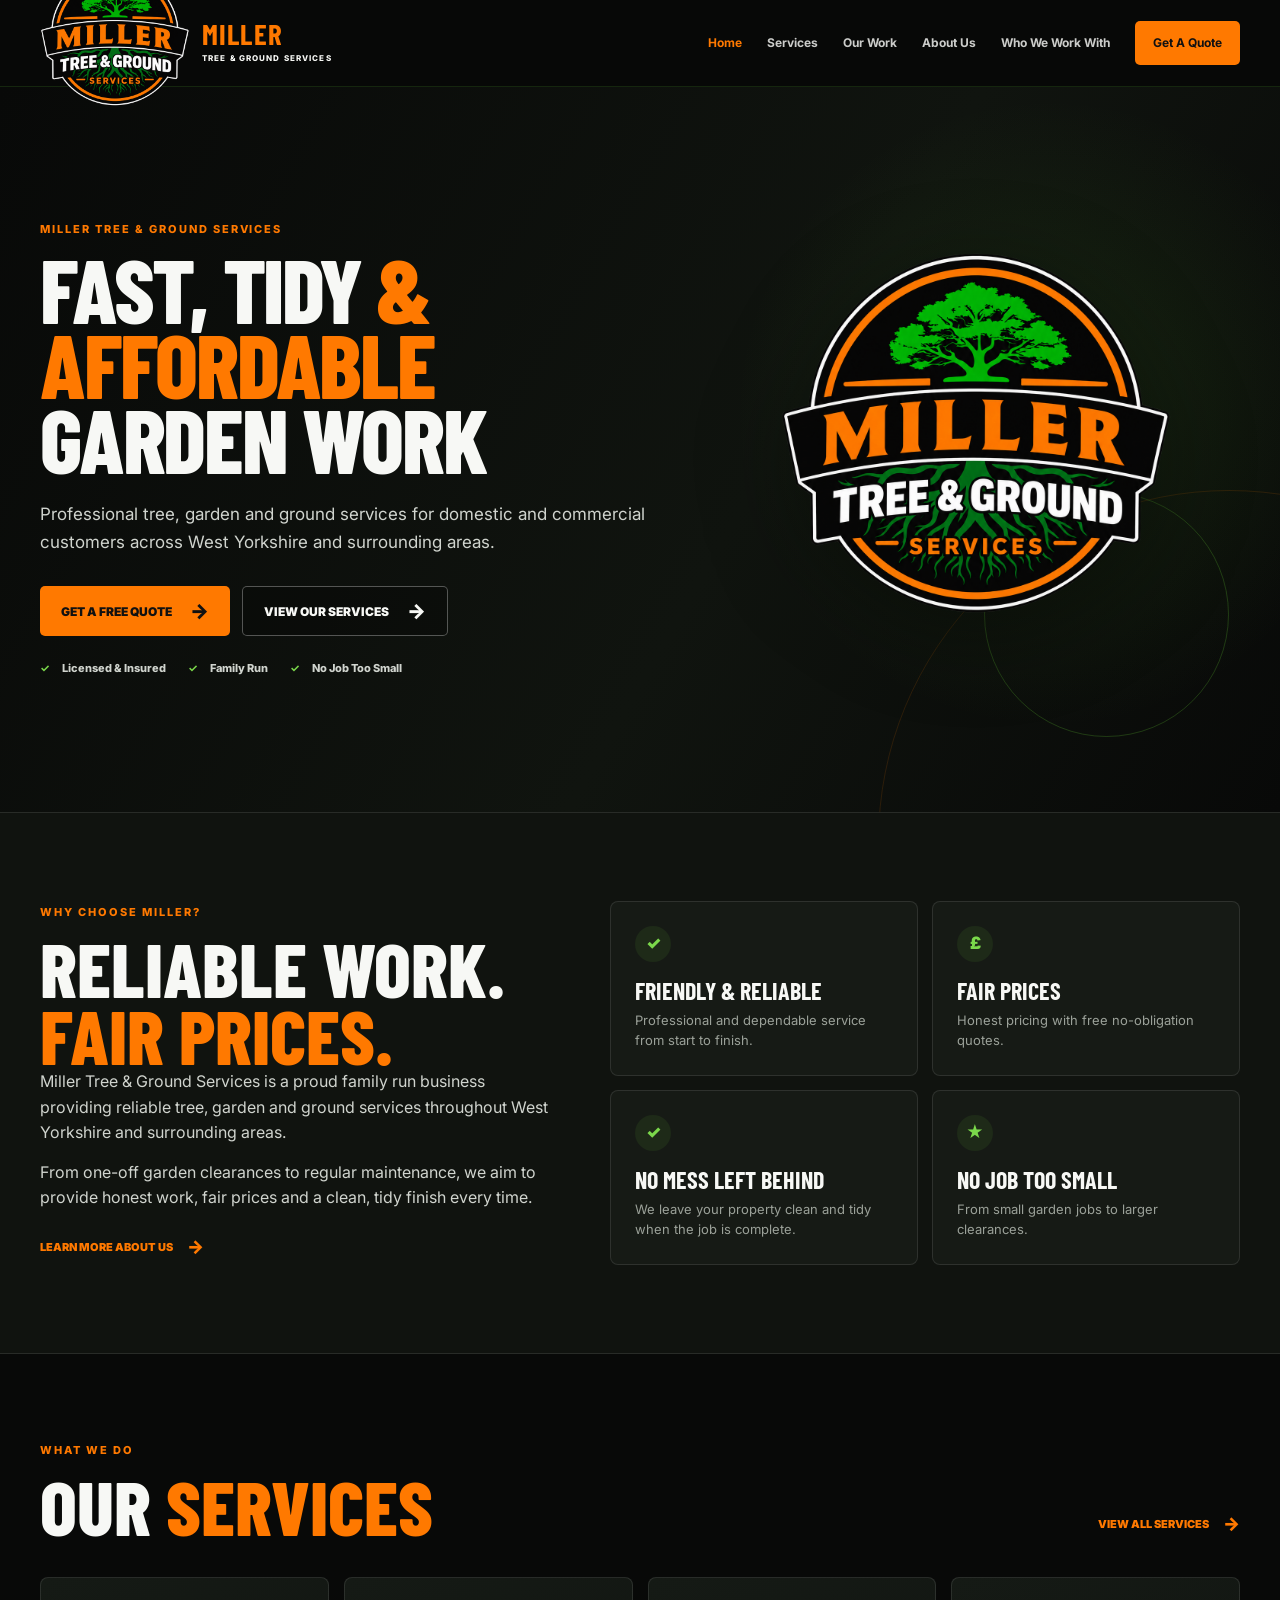
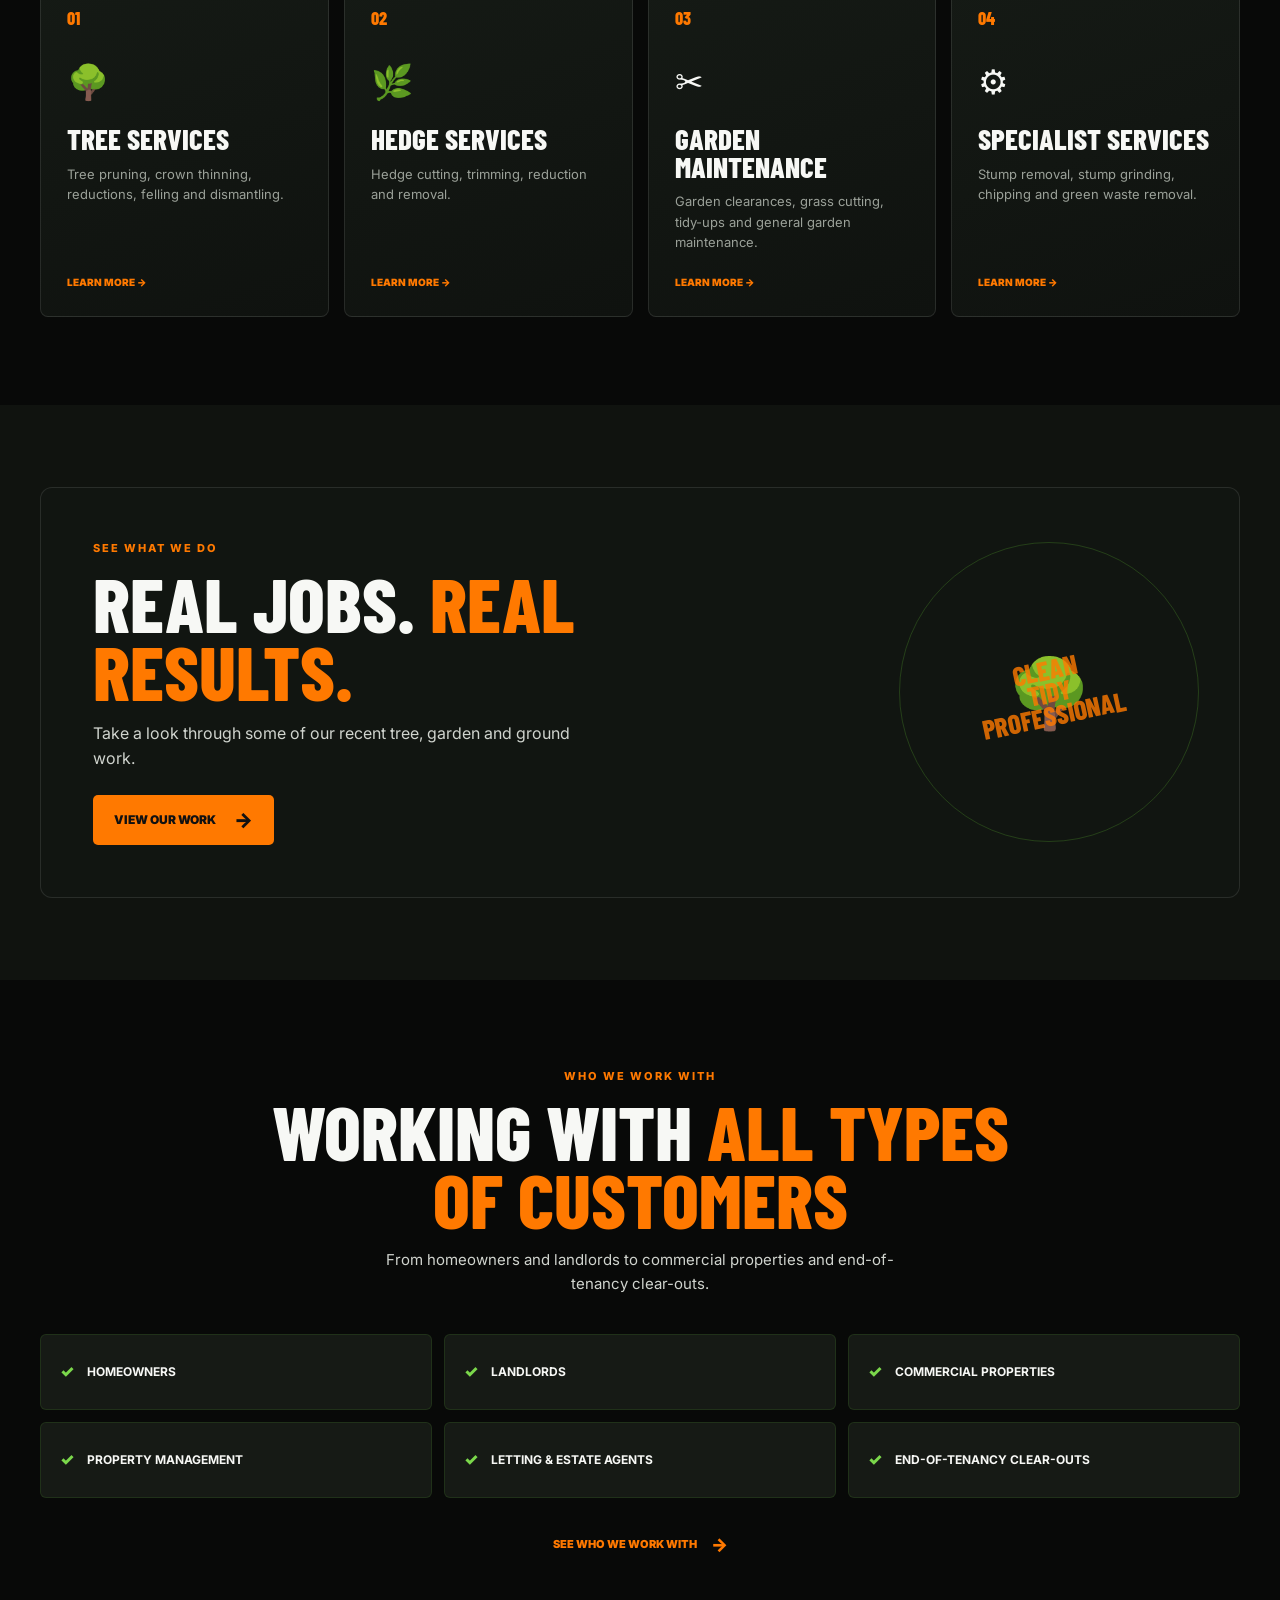
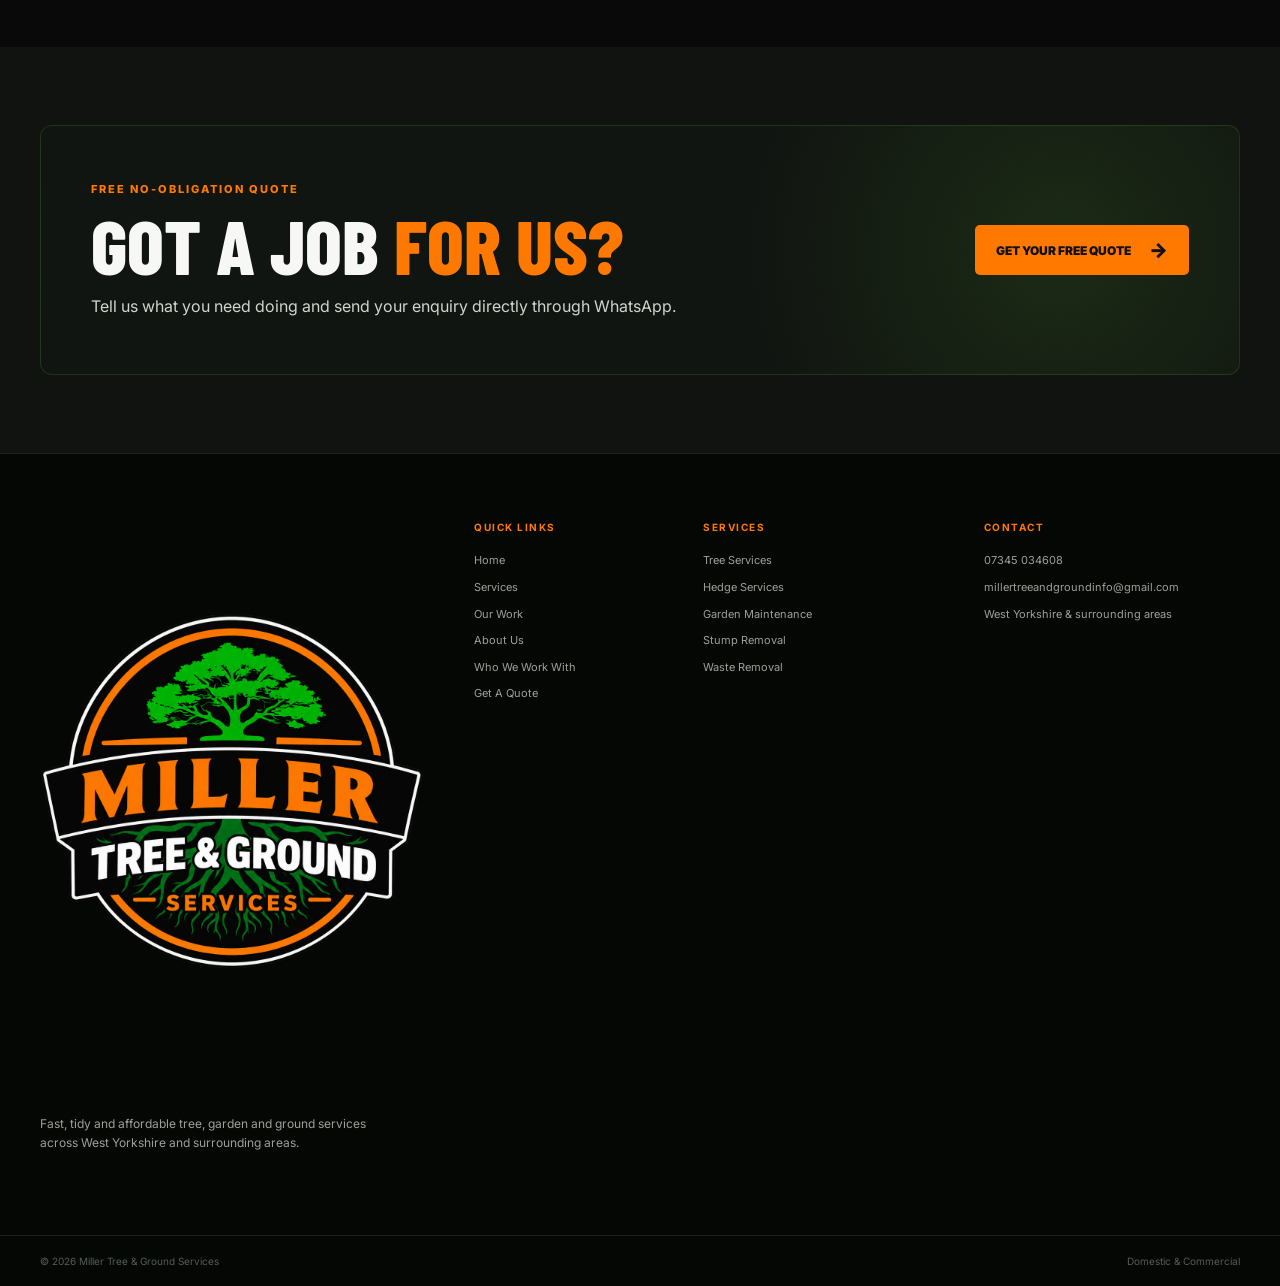
<file: index.html>
<!DOCTYPE html>
<html lang="en">

<head>

    <meta charset="UTF-8">

    <meta
        name="viewport"
        content="width=device-width, initial-scale=1.0"
    >

    <meta
        name="description"
        content="Miller Tree & Ground Services - fast, tidy and affordable tree, garden and ground services across West Yorkshire and surrounding areas."
    >

    <title>
        Miller Tree & Ground Services | West Yorkshire
    </title>
    <link rel="icon" type="image/png" href="images/logo.png">

    <link
        rel="preconnect"
        href="https://fonts.googleapis.com"
    >

    <link
        rel="preconnect"
        href="https://fonts.googleapis.com"
        crossorigin
    >

    <link
        href="https://fonts.googleapis.com/css2?family=Barlow+Condensed:wght@500;600;700;800&family=Inter:wght@400;500;600;700;800&display=swap"
        rel="stylesheet"
    >

    <link
        rel="stylesheet"
        href="style.css"
    >
    <link
    rel="icon"
    type="image/png"
    href="images/logo.png"
>

</head>


<body>


    <!-- =====================================================
         HEADER
    ====================================================== -->

    <header class="site-header">

        <div class="site-container navigation-container">


            <!-- CLICKING LOGO ALWAYS RETURNS HOME -->

            <a
                href="index.html"
                class="site-brand"
                aria-label="Miller Tree & Ground Services - Home"
            >

                <img
                    src="images/logo.png"
                    alt="Miller Tree & Ground Services"
                    class="brand-logo"
                >

                <div class="brand-text">

                    <strong>
                        MILLER
                    </strong>

                    <span>
                        TREE & GROUND SERVICES
                    </span>

                </div>

            </a>


            <!-- DESKTOP NAVIGATION -->

            <nav
                class="desktop-navigation"
                aria-label="Main navigation"
            >

                <a
                    href="index.html"
                    class="active"
                >
                    Home
                </a>

                <a href="services.html">
                    Services
                </a>

                <a href="our-work.html">
                    Our Work
                </a>

                <a href="about.html">
                    About Us
                </a>

                <a href="who-we-work-with.html">
                    Who We Work With
                </a>

                <a
                    href="quote.html"
                    class="navigation-quote"
                >
                    Get A Quote
                </a>

            </nav>


            <!-- MOBILE MENU BUTTON -->

            <button
                class="mobile-menu-button"
                type="button"
                aria-label="Open navigation menu"
                aria-expanded="false"
            >

                <span></span>
                <span></span>
                <span></span>

            </button>

        </div>


        <!-- MOBILE NAVIGATION -->

        <nav
            class="mobile-navigation"
            aria-label="Mobile navigation"
        >

            <a
                href="index.html"
                class="active"
            >
                Home
            </a>

            <a href="services.html">
                Services
            </a>

            <a href="our-work.html">
                Our Work
            </a>

            <a href="about.html">
                About Us
            </a>

            <a href="who-we-work-with.html">
                Who We Work With
            </a>

            <a
                href="quote.html"
                class="mobile-quote-button"
            >
                Get A Free Quote
            </a>

        </nav>

    </header>



    <main>


        <!-- =====================================================
             HERO
        ====================================================== -->

        <section class="hero-section">

            <div class="site-container hero-container">


                <div class="hero-content">


                    <div class="section-label">
                        MILLER TREE & GROUND SERVICES
                    </div>


                    <h1>

                        FAST, TIDY

                        <span>
                            & AFFORDABLE
                        </span>

                        GARDEN WORK

                    </h1>


                    <p class="hero-description">

                        Professional tree, garden and
                        ground services for domestic and
                        commercial customers across
                        West Yorkshire and surrounding areas.

                    </p>


                    <div class="hero-buttons">


                        <a
                            href="quote.html"
                            class="primary-button"
                        >

                            GET A FREE QUOTE

                            <span>
                                →
                            </span>

                        </a>


                        <a
                            href="services.html"
                            class="secondary-button"
                        >

                            VIEW OUR SERVICES

                            <span>
                                →
                            </span>

                        </a>


                    </div>


                    <div class="hero-trust">


                        <div class="trust-item">

                            <strong>
                                ✓
                            </strong>

                            <span>
                                Licensed & Insured
                            </span>

                        </div>


                        <div class="trust-item">

                            <strong>
                                ✓
                            </strong>

                            <span>
                                Family Run
                            </span>

                        </div>


                        <div class="trust-item">

                            <strong>
                                ✓
                            </strong>

                            <span>
                                No Job Too Small
                            </span>

                        </div>


                    </div>


                </div>


                <!-- HERO LOGO -->

                <div class="hero-visual">

                    <div class="hero-logo-wrap">

                        <img
                            src="images/logo.png"
                            alt="Miller Tree & Ground Services logo"
                        >

                    </div>

                    <div class="hero-green-accent"></div>

                </div>


            </div>

        </section>



        <!-- =====================================================
             INTRO / WHY US
        ====================================================== -->

        <section class="intro-section">

            <div class="site-container intro-grid">


                <div class="intro-copy">

                    <div class="section-label">
                        WHY CHOOSE MILLER?
                    </div>


                    <h2>

                        RELIABLE WORK.

                        <span>
                            FAIR PRICES.
                        </span>

                    </h2>


                    <p>

                        Miller Tree & Ground Services is a
                        proud family run business providing
                        reliable tree, garden and ground
                        services throughout West Yorkshire
                        and surrounding areas.

                    </p>


                    <p>

                        From one-off garden clearances to
                        regular maintenance, we aim to provide
                        honest work, fair prices and a clean,
                        tidy finish every time.

                    </p>


                    <a
                        href="about.html"
                        class="text-link"
                    >

                        LEARN MORE ABOUT US

                        <span>
                            →
                        </span>

                    </a>

                </div>



                <div class="why-us-grid">


                    <div class="why-card">

                        <div class="why-icon">
                            ✓
                        </div>

                        <h3>
                            FRIENDLY & RELIABLE
                        </h3>

                        <p>
                            Professional and dependable
                            service from start to finish.
                        </p>

                    </div>


                    <div class="why-card">

                        <div class="why-icon">
                            £
                        </div>

                        <h3>
                            FAIR PRICES
                        </h3>

                        <p>
                            Honest pricing with free
                            no-obligation quotes.
                        </p>

                    </div>


                    <div class="why-card">

                        <div class="why-icon">
                            ✓
                        </div>

                        <h3>
                            NO MESS LEFT BEHIND
                        </h3>

                        <p>
                            We leave your property clean
                            and tidy when the job is complete.
                        </p>

                    </div>


                    <div class="why-card">

                        <div class="why-icon">
                            ★
                        </div>

                        <h3>
                            NO JOB TOO SMALL
                        </h3>

                        <p>
                            From small garden jobs to
                            larger clearances.
                        </p>

                    </div>


                </div>

            </div>

        </section>



        <!-- =====================================================
             SERVICES PREVIEW
        ====================================================== -->

        <section class="services-preview-section">

            <div class="site-container">


                <div class="section-heading">


                    <div>

                        <div class="section-label">
                            WHAT WE DO
                        </div>


                        <h2>

                            OUR

                            <span>
                                SERVICES
                            </span>

                        </h2>

                    </div>


                    <a
                        href="services.html"
                        class="text-link desktop-only-link"
                    >

                        VIEW ALL SERVICES

                        <span>
                            →
                        </span>

                    </a>


                </div>



                <div class="service-preview-grid">


                    <!-- TREE SERVICES -->

                    <a
                        href="services.html"
                        class="service-card"
                    >

                        <div class="service-card-number">
                            01
                        </div>


                        <div class="service-card-icon">
                            🌳
                        </div>


                        <h3>
                            TREE SERVICES
                        </h3>


                        <p>

                            Tree pruning, crown thinning,
                            reductions, felling and
                            dismantling.

                        </p>


                        <span class="service-card-link">
                            LEARN MORE →
                        </span>

                    </a>



                    <!-- HEDGE SERVICES -->

                    <a
                        href="services.html"
                        class="service-card"
                    >

                        <div class="service-card-number">
                            02
                        </div>


                        <div class="service-card-icon">
                            🌿
                        </div>


                        <h3>
                            HEDGE SERVICES
                        </h3>


                        <p>

                            Hedge cutting, trimming,
                            reduction and removal.

                        </p>


                        <span class="service-card-link">
                            LEARN MORE →
                        </span>

                    </a>



                    <!-- GARDEN SERVICES -->

                    <a
                        href="services.html"
                        class="service-card"
                    >

                        <div class="service-card-number">
                            03
                        </div>


                        <div class="service-card-icon">
                            ✂
                        </div>


                        <h3>
                            GARDEN MAINTENANCE
                        </h3>


                        <p>

                            Garden clearances, grass
                            cutting, tidy-ups and general
                            garden maintenance.

                        </p>


                        <span class="service-card-link">
                            LEARN MORE →
                        </span>

                    </a>



                    <!-- SPECIALIST SERVICES -->

                    <a
                        href="services.html"
                        class="service-card"
                    >

                        <div class="service-card-number">
                            04
                        </div>


                        <div class="service-card-icon">
                            ⚙
                        </div>


                        <h3>
                            SPECIALIST SERVICES
                        </h3>


                        <p>

                            Stump removal, stump grinding,
                            chipping and green waste removal.

                        </p>


                        <span class="service-card-link">
                            LEARN MORE →
                        </span>

                    </a>


                </div>


                <div class="mobile-services-link">

                    <a
                        href="services.html"
                        class="primary-button"
                    >

                        VIEW ALL SERVICES

                        <span>
                            →
                        </span>

                    </a>

                </div>


            </div>

        </section>



        <!-- =====================================================
             OUR WORK CTA
        ====================================================== -->

        <section class="work-preview-section">

            <div class="site-container">


                <div class="work-preview-card">


                    <div class="work-preview-content">


                        <div class="section-label">
                            SEE WHAT WE DO
                        </div>


                        <h2>

                            REAL JOBS.

                            <span>
                                REAL RESULTS.
                            </span>

                        </h2>


                        <p>

                            Take a look through some of our
                            recent tree, garden and ground
                            work.

                        </p>


                        <a
                            href="our-work.html"
                            class="primary-button"
                        >

                            VIEW OUR WORK

                            <span>
                                →
                            </span>

                        </a>


                    </div>


                    <div class="work-preview-pattern">

                        <div class="work-pattern-circle">
                            🌳
                        </div>

                        <div class="work-pattern-text">
                            CLEAN
                            <br>
                            TIDY
                            <br>
                            PROFESSIONAL
                        </div>

                    </div>


                </div>

            </div>

        </section>



        <!-- =====================================================
             WHO WE WORK WITH
        ====================================================== -->

        <section class="customers-section">

            <div class="site-container">


                <div class="section-heading centered">


                    <div class="section-label">
                        WHO WE WORK WITH
                    </div>


                    <h2>

                        WORKING WITH

                        <span>
                            ALL TYPES OF CUSTOMERS
                        </span>

                    </h2>


                    <p>

                        From homeowners and landlords to
                        commercial properties and end-of-
                        tenancy clear-outs.

                    </p>

                </div>



                <div class="customer-grid">


                    <div class="customer-card">

                        <span>
                            ✓
                        </span>

                        <strong>
                            HOMEOWNERS
                        </strong>

                    </div>


                    <div class="customer-card">

                        <span>
                            ✓
                        </span>

                        <strong>
                            LANDLORDS
                        </strong>

                    </div>


                    <div class="customer-card">

                        <span>
                            ✓
                        </span>

                        <strong>
                            COMMERCIAL PROPERTIES
                        </strong>

                    </div>


                    <div class="customer-card">

                        <span>
                            ✓
                        </span>

                        <strong>
                            PROPERTY MANAGEMENT
                        </strong>

                    </div>


                    <div class="customer-card">

                        <span>
                            ✓
                        </span>

                        <strong>
                            LETTING & ESTATE AGENTS
                        </strong>

                    </div>


                    <div class="customer-card">

                        <span>
                            ✓
                        </span>

                        <strong>
                            END-OF-TENANCY CLEAR-OUTS
                        </strong>

                    </div>


                </div>


                <div class="customers-button">

                    <a
                        href="who-we-work-with.html"
                        class="text-link"
                    >

                        SEE WHO WE WORK WITH

                        <span>
                            →
                        </span>

                    </a>

                </div>


            </div>

        </section>



        <!-- =====================================================
             QUOTE CTA
        ====================================================== -->

        <section class="home-quote-section">

            <div class="site-container">


                <div class="home-quote-card">


                    <div>

                        <div class="section-label">
                            FREE NO-OBLIGATION QUOTE
                        </div>


                        <h2>

                            GOT A JOB

                            <span>
                                FOR US?
                            </span>

                        </h2>


                        <p>

                            Tell us what you need doing and
                            send your enquiry directly through
                            WhatsApp.

                        </p>

                    </div>


                    <a
                        href="quote.html"
                        class="primary-button"
                    >

                        GET YOUR FREE QUOTE

                        <span>
                            →
                        </span>

                    </a>


                </div>

            </div>

        </section>


    </main>



    <!-- =====================================================
         FOOTER
    ====================================================== -->

    <footer class="site-footer">

        <div class="site-container footer-grid">


            <div class="footer-company">


                <a
                    href="index.html"
                    class="footer-logo"
                    aria-label="Miller Tree & Ground Services - Home"
                >

                    <img
                        src="images/logo.png"
                        alt="Miller Tree & Ground Services"
                    >

                </a>


                <p>

                    Fast, tidy and affordable tree,
                    garden and ground services across
                    West Yorkshire and surrounding areas.

                </p>


            </div>



            <div class="footer-column">

                <h3>
                    QUICK LINKS
                </h3>


                <a href="index.html">
                    Home
                </a>

                <a href="services.html">
                    Services
                </a>

                <a href="our-work.html">
                    Our Work
                </a>

                <a href="about.html">
                    About Us
                </a>

                <a href="who-we-work-with.html">
                    Who We Work With
                </a>

                <a href="quote.html">
                    Get A Quote
                </a>

            </div>



            <div class="footer-column">

                <h3>
                    SERVICES
                </h3>


                <a href="services.html">
                    Tree Services
                </a>

                <a href="services.html">
                    Hedge Services
                </a>

                <a href="services.html">
                    Garden Maintenance
                </a>

                <a href="services.html">
                    Stump Removal
                </a>

                <a href="services.html">
                    Waste Removal
                </a>

            </div>



            <div class="footer-column footer-contact">

                <h3>
                    CONTACT
                </h3>


                <a href="tel:07345034608">
                    07345 034608
                </a>


                <a
                    href="mailto:millertreeandgroundinfo@gmail.com"
                >
                    millertreeandgroundinfo@gmail.com
                </a>


                <span>
                    West Yorkshire &
                    surrounding areas
                </span>


            </div>


        </div>



        <div class="footer-bottom">

            <div class="site-container footer-bottom-inner">

                <span>
                    © 2026 Miller Tree & Ground Services
                </span>

                <span>
                    Domestic & Commercial
                </span>

            </div>

        </div>

    </footer>



    <!-- =====================================================
         JAVASCRIPT
    ====================================================== -->

    <script>


        /* ==============================
           MOBILE MENU
        =============================== */

        const menuButton =
            document.querySelector(
                ".mobile-menu-button"
            );


        const mobileNavigation =
            document.querySelector(
                ".mobile-navigation"
            );


        if (
            menuButton &&
            mobileNavigation
        ) {

            menuButton.addEventListener(
                "click",
                function () {


                    const isOpen =
                        mobileNavigation.classList.toggle(
                            "open"
                        );


                    menuButton.setAttribute(
                        "aria-expanded",
                        isOpen
                    );


                }
            );

        }


        /* ==============================
           CLOSE MOBILE MENU AFTER LINK
        =============================== */

        const mobileLinks =
            document.querySelectorAll(
                ".mobile-navigation a"
            );


        mobileLinks.forEach(
            function (link) {

                link.addEventListener(
                    "click",
                    function () {

                        if (
                            mobileNavigation
                        ) {

                            mobileNavigation.classList.remove(
                                "open"
                            );

                        }


                        if (
                            menuButton
                        ) {

                            menuButton.setAttribute(
                                "aria-expanded",
                                "false"
                            );

                        }

                    }
                );

            }
        );


    </script>


</body>

</html>
</file>
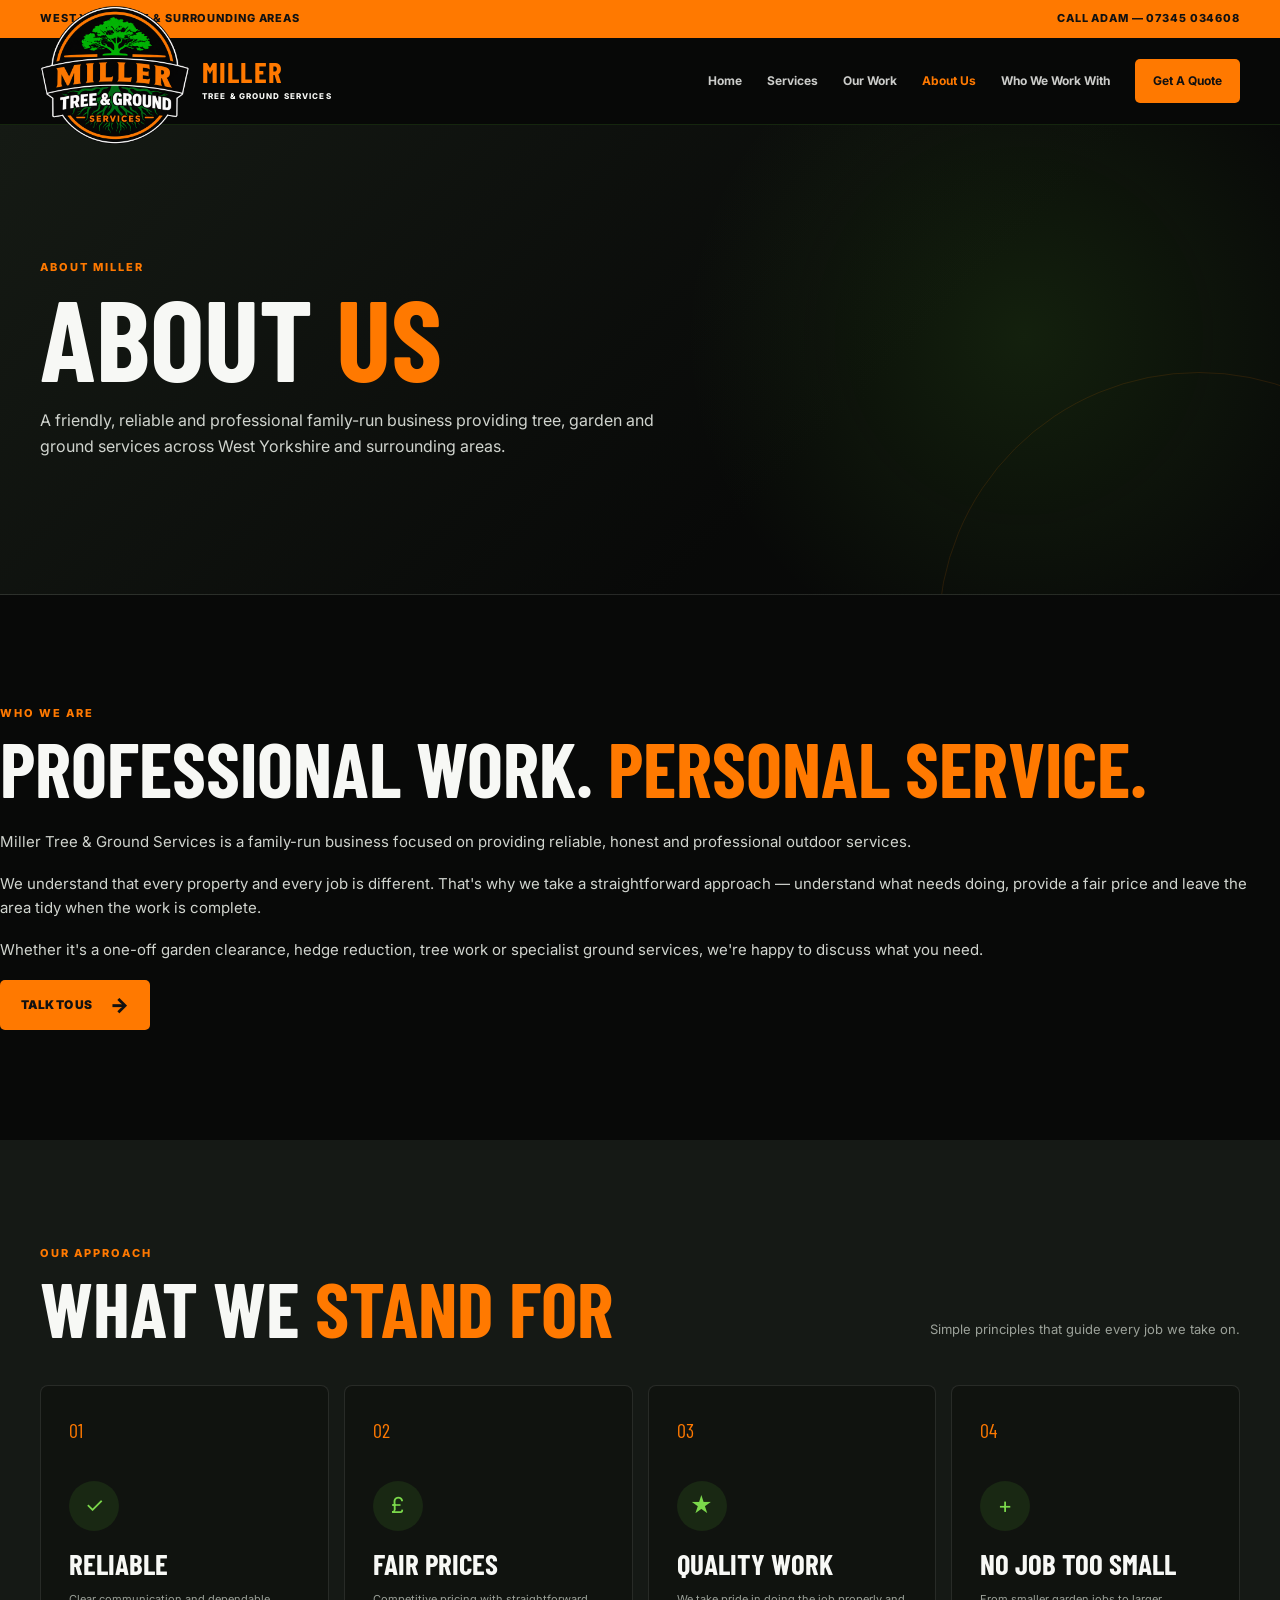
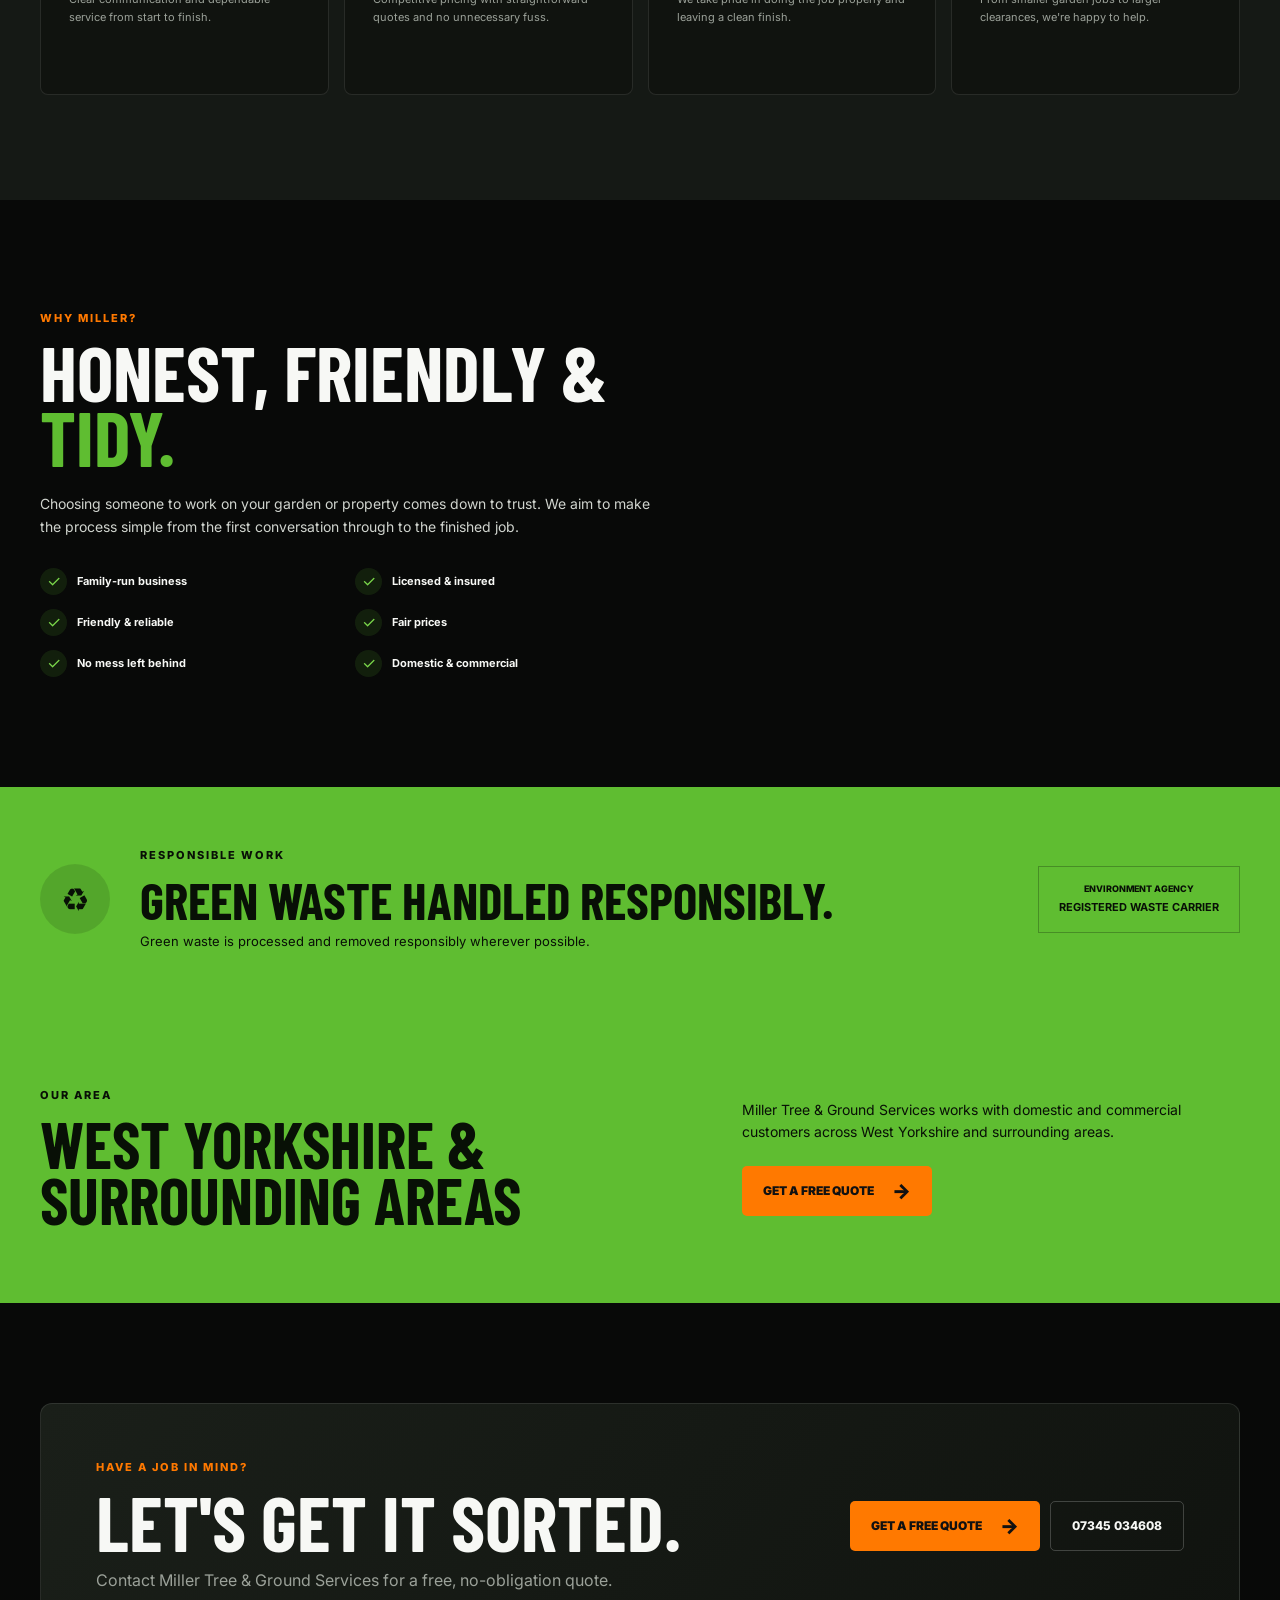
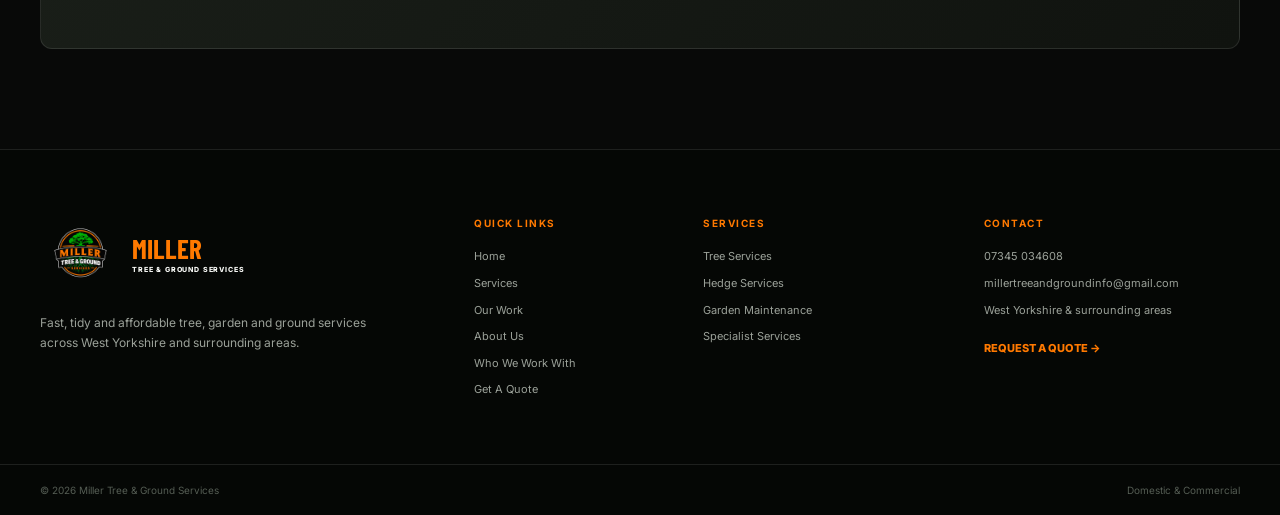
<file: about.html>
<!DOCTYPE html>
<html lang="en">

<head>

    <meta charset="UTF-8">

    <meta
        name="viewport"
        content="width=device-width, initial-scale=1.0"
    >

    <meta
        name="description"
        content="Learn more about Miller Tree & Ground Services, a friendly and reliable family-run tree and ground services business serving West Yorkshire and surrounding areas."
    >

    <title>
        About Us | Miller Tree & Ground Services
    </title>
<link rel="icon" type="image/png" href="images/logo.png">
    <link
        rel="preconnect"
        href="https://fonts.googleapis.com"
    >

    <link
        rel="preconnect"
        href="https://fonts.googleapis.com"
        crossorigin
    >

    <link
        href="https://fonts.googleapis.com/css2?family=Barlow+Condensed:wght@500;600;700;800&family=Inter:wght@400;500;600;700;800&display=swap"
        rel="stylesheet"
    >

    <link
        rel="stylesheet"
        href="style.css"
    >

</head>


<body>


    <!-- TOP BAR -->

    <div class="top-bar">

        <div class="site-container top-bar-inner">

            <span>
                WEST YORKSHIRE & SURROUNDING AREAS
            </span>

            <a href="tel:07345034608">
                CALL ADAM — 07345 034608
            </a>

        </div>

    </div>



    <!-- HEADER -->

    <header class="site-header">

        <div class="site-container navigation-container">


            <a
                href="index.html"
                class="site-brand"
            >

                <img
    src="images/logo.png"
    alt="Miller Tree & Ground Services"
    class="brand-logo"
>

                <div class="brand-text">
                    <strong>MILLER</strong>
                    <span>
                        TREE & GROUND SERVICES
                    </span>

                </div>

            </a>



            <!-- DESKTOP NAV -->

            <nav class="desktop-navigation">

                <a href="index.html">
                    Home
                </a>

                <a href="services.html">
                    Services
                </a>

                <a href="our-work.html">
                    Our Work
                </a>

                <a
                    href="about.html"
                    class="active"
                >
                    About Us
                </a>

                <a href="who-we-work-with.html">
                    Who We Work With
                </a>

                <a
                    href="quote.html"
                    class="navigation-quote"
                >
                    Get A Quote
                </a>

            </nav>



            <!-- MOBILE MENU BUTTON -->

            <button
                class="mobile-menu-button"
                aria-label="Open navigation menu"
                aria-expanded="false"
            >

                <span></span>
                <span></span>
                <span></span>

            </button>

        </div>



        <!-- MOBILE NAV -->

        <nav class="mobile-navigation">

            <a href="index.html">
                Home
            </a>

            <a href="services.html">
                Services
            </a>

            <a href="our-work.html">
                Our Work
            </a>

            <a
                href="about.html"
                class="active"
            >
                About Us
            </a>

            <a href="who-we-work-with.html">
                Who We Work With
            </a>

            <a
                href="quote.html"
                class="mobile-quote-button"
            >
                Get A Free Quote
            </a>

        </nav>

    </header>



    <main>


        <!-- PAGE HERO -->

        <section class="page-hero about-page-hero">

            <div class="site-container">

                <div class="section-label">
                    ABOUT MILLER
                </div>

                <h1>
                    ABOUT
                    <span>
                        US
                    </span>
                </h1>

                <p>
                    A friendly, reliable and professional
                    family-run business providing tree,
                    garden and ground services across
                    West Yorkshire and surrounding areas.
                </p>

            </div>

        </section>



        <!-- MAIN ABOUT -->

        <section class="about-main">

            <div class="site-container about-main-grid">


                

                </div>



                <!-- CONTENT -->

                <div class="about-copy">

                    <div class="section-label">
                        WHO WE ARE
                    </div>

                    <h2>
                        PROFESSIONAL
                        WORK.
                        <span>
                            PERSONAL SERVICE.
                        </span>
                    </h2>


                    <p>

                        Miller Tree & Ground Services is
                        a family-run business focused on
                        providing reliable, honest and
                        professional outdoor services.

                    </p>


                    <p>

                        We understand that every property
                        and every job is different. That's
                        why we take a straightforward
                        approach — understand what needs
                        doing, provide a fair price and
                        leave the area tidy when the work
                        is complete.

                    </p>


                    <p>

                        Whether it's a one-off garden
                        clearance, hedge reduction, tree
                        work or specialist ground services,
                        we're happy to discuss what you need.

                    </p>


                    <a
                        href="quote.html"
                        class="primary-button"
                    >

                        TALK TO US

                        <span>
                            →
                        </span>

                    </a>

                </div>

            </div>

        </section>



        <!-- VALUES -->

        <section class="values-section">

            <div class="site-container">


                <div class="section-heading-row">

                    <div>

                        <div class="section-label">
                            OUR APPROACH
                        </div>

                        <h2>
                            WHAT WE
                            <span>
                                STAND FOR
                            </span>
                        </h2>

                    </div>

                    <p class="values-intro">
                        Simple principles that guide
                        every job we take on.
                    </p>

                </div>



                <div class="values-grid">


                    <!-- VALUE -->

                    <div class="value-card">

                        <div class="value-number">
                            01
                        </div>

                        <div class="value-icon">
                            ✓
                        </div>

                        <h3>
                            RELIABLE
                        </h3>

                        <p>
                            Clear communication and
                            dependable service from
                            start to finish.
                        </p>

                    </div>



                    <!-- VALUE -->

                    <div class="value-card">

                        <div class="value-number">
                            02
                        </div>

                        <div class="value-icon">
                            £
                        </div>

                        <h3>
                            FAIR PRICES
                        </h3>

                        <p>
                            Competitive pricing with
                            straightforward quotes and
                            no unnecessary fuss.
                        </p>

                    </div>



                    <!-- VALUE -->

                    <div class="value-card">

                        <div class="value-number">
                            03
                        </div>

                        <div class="value-icon">
                            ★
                        </div>

                        <h3>
                            QUALITY WORK
                        </h3>

                        <p>
                            We take pride in doing the
                            job properly and leaving
                            a clean finish.
                        </p>

                    </div>



                    <!-- VALUE -->

                    <div class="value-card">

                        <div class="value-number">
                            04
                        </div>

                        <div class="value-icon">
                            +
                        </div>

                        <h3>
                            NO JOB TOO SMALL
                        </h3>

                        <p>
                            From smaller garden jobs
                            to larger clearances,
                            we're happy to help.
                        </p>

                    </div>


                </div>

            </div>

        </section>



        <!-- WHY MILLER -->

        <section class="about-why">

            <div class="site-container about-why-grid">


                <div class="about-why-copy">

                    <div class="section-label">
                        WHY MILLER?
                    </div>

                    <h2>
                        HONEST,
                        FRIENDLY &
                        <span>
                            TIDY.
                        </span>
                    </h2>

                    <p>

                        Choosing someone to work on your
                        garden or property comes down to
                        trust. We aim to make the process
                        simple from the first conversation
                        through to the finished job.

                    </p>


                    <div class="about-check-list">


                        <div>

                            <span>
                                ✓
                            </span>

                            <strong>
                                Family-run business
                            </strong>

                        </div>


                        <div>

                            <span>
                                ✓
                            </span>

                            <strong>
                                Licensed & insured
                            </strong>

                        </div>


                        <div>

                            <span>
                                ✓
                            </span>

                            <strong>
                                Friendly & reliable
                            </strong>

                        </div>


                        <div>

                            <span>
                                ✓
                            </span>

                            <strong>
                                Fair prices
                            </strong>

                        </div>


                        <div>

                            <span>
                                ✓
                            </span>

                            <strong>
                                No mess left behind
                            </strong>

                        </div>


                        <div>

                            <span>
                                ✓
                            </span>

                            <strong>
                                Domestic & commercial
                            </strong>

                        </div>


                    </div>

                </div>



                

            </div>

        </section>



        <!-- RESPONSIBLE WASTE -->

        <section class="waste-section">

            <div class="site-container waste-grid">

                <div class="waste-icon">
                    ♻
                </div>

                <div>

                    <div class="section-label">
                        RESPONSIBLE WORK
                    </div>

                    <h2>
                        GREEN WASTE
                        HANDLED RESPONSIBLY.
                    </h2>

                    <p>
                        Green waste is processed and
                        removed responsibly wherever
                        possible.
                    </p>

                </div>

                <div class="waste-badge">

                    ENVIRONMENT AGENCY

                    <strong>
                        REGISTERED WASTE CARRIER
                    </strong>

                </div>

            </div>

        </section>



        <!-- SERVICE AREA -->

        <section class="about-area">

            <div class="site-container about-area-grid">

                <div>

                    <div class="section-label">
                        OUR AREA
                    </div>

                    <h2>
                        WEST YORKSHIRE &
                        SURROUNDING AREAS
                    </h2>

                </div>

                <div>

                    <p>
                        Miller Tree & Ground Services
                        works with domestic and commercial
                        customers across West Yorkshire
                        and surrounding areas.
                    </p>

                    <a
                        href="quote.html"
                        class="primary-button"
                    >

                        GET A FREE QUOTE

                        <span>
                            →
                        </span>

                    </a>

                </div>

            </div>

        </section>



        <!-- FINAL CTA -->

        <section class="home-cta">

            <div class="site-container">

                <div class="cta-box">

                    <div>

                        <div class="section-label">
                            HAVE A JOB IN MIND?
                        </div>

                        <h2>
                            LET'S GET
                            IT SORTED.
                        </h2>

                        <p>
                            Contact Miller Tree & Ground
                            Services for a free,
                            no-obligation quote.
                        </p>

                    </div>


                    <div class="cta-buttons">

                        <a
                            href="quote.html"
                            class="primary-button"
                        >
                            GET A FREE QUOTE
                            <span>→</span>
                        </a>

                        <a
                            href="tel:07345034608"
                            class="phone-button"
                        >
                            07345 034608
                        </a>

                    </div>

                </div>

            </div>

        </section>

    </main>



    <!-- FOOTER -->

    <footer class="site-footer">

        <div class="site-container footer-grid">


            <div class="footer-company">

                <div class="footer-logo">

                    <div class="footer-logo-mark">
                        M
                    </div>

                    <div>

                        <strong>
                            MILLER
                        </strong>

                        <span>
                            TREE & GROUND SERVICES
                        </span>

                    </div>

                </div>

                <p>
                    Fast, tidy and affordable tree,
                    garden and ground services across
                    West Yorkshire and surrounding areas.
                </p>

            </div>



            <div class="footer-column">

                <h3>
                    QUICK LINKS
                </h3>

                <a href="index.html">
                    Home
                </a>

                <a href="services.html">
                    Services
                </a>

                <a href="our-work.html">
                    Our Work
                </a>

                <a href="about.html">
                    About Us
                </a>

                <a href="who-we-work-with.html">
                    Who We Work With
                </a>

                <a href="quote.html">
                    Get A Quote
                </a>

            </div>



            <div class="footer-column">

                <h3>
                    SERVICES
                </h3>

                <a href="services.html#tree-services">
                    Tree Services
                </a>

                <a href="services.html#hedge-services">
                    Hedge Services
                </a>

                <a href="services.html#garden-maintenance">
                    Garden Maintenance
                </a>

                <a href="services.html#specialist-services">
                    Specialist Services
                </a>

            </div>



            <div class="footer-column footer-contact">

                <h3>
                    CONTACT
                </h3>

                <a href="tel:07345034608">
                    07345 034608
                </a>

                <a href="mailto:millertreeandgroundinfo@gmail.com">
                    millertreeandgroundinfo@gmail.com
                </a>

                <span>
                    West Yorkshire &
                    surrounding areas
                </span>

                <a
                    href="quote.html"
                    class="footer-quote"
                >
                    REQUEST A QUOTE →
                </a>

            </div>


        </div>



        <div class="footer-bottom">

            <div class="site-container footer-bottom-inner">

                <span>
                    © 2026 Miller Tree & Ground Services
                </span>

                <span>
                    Domestic & Commercial
                </span>

            </div>

        </div>

    </footer>



    <script src="script.js"></script>

</body>

</html>
</file>
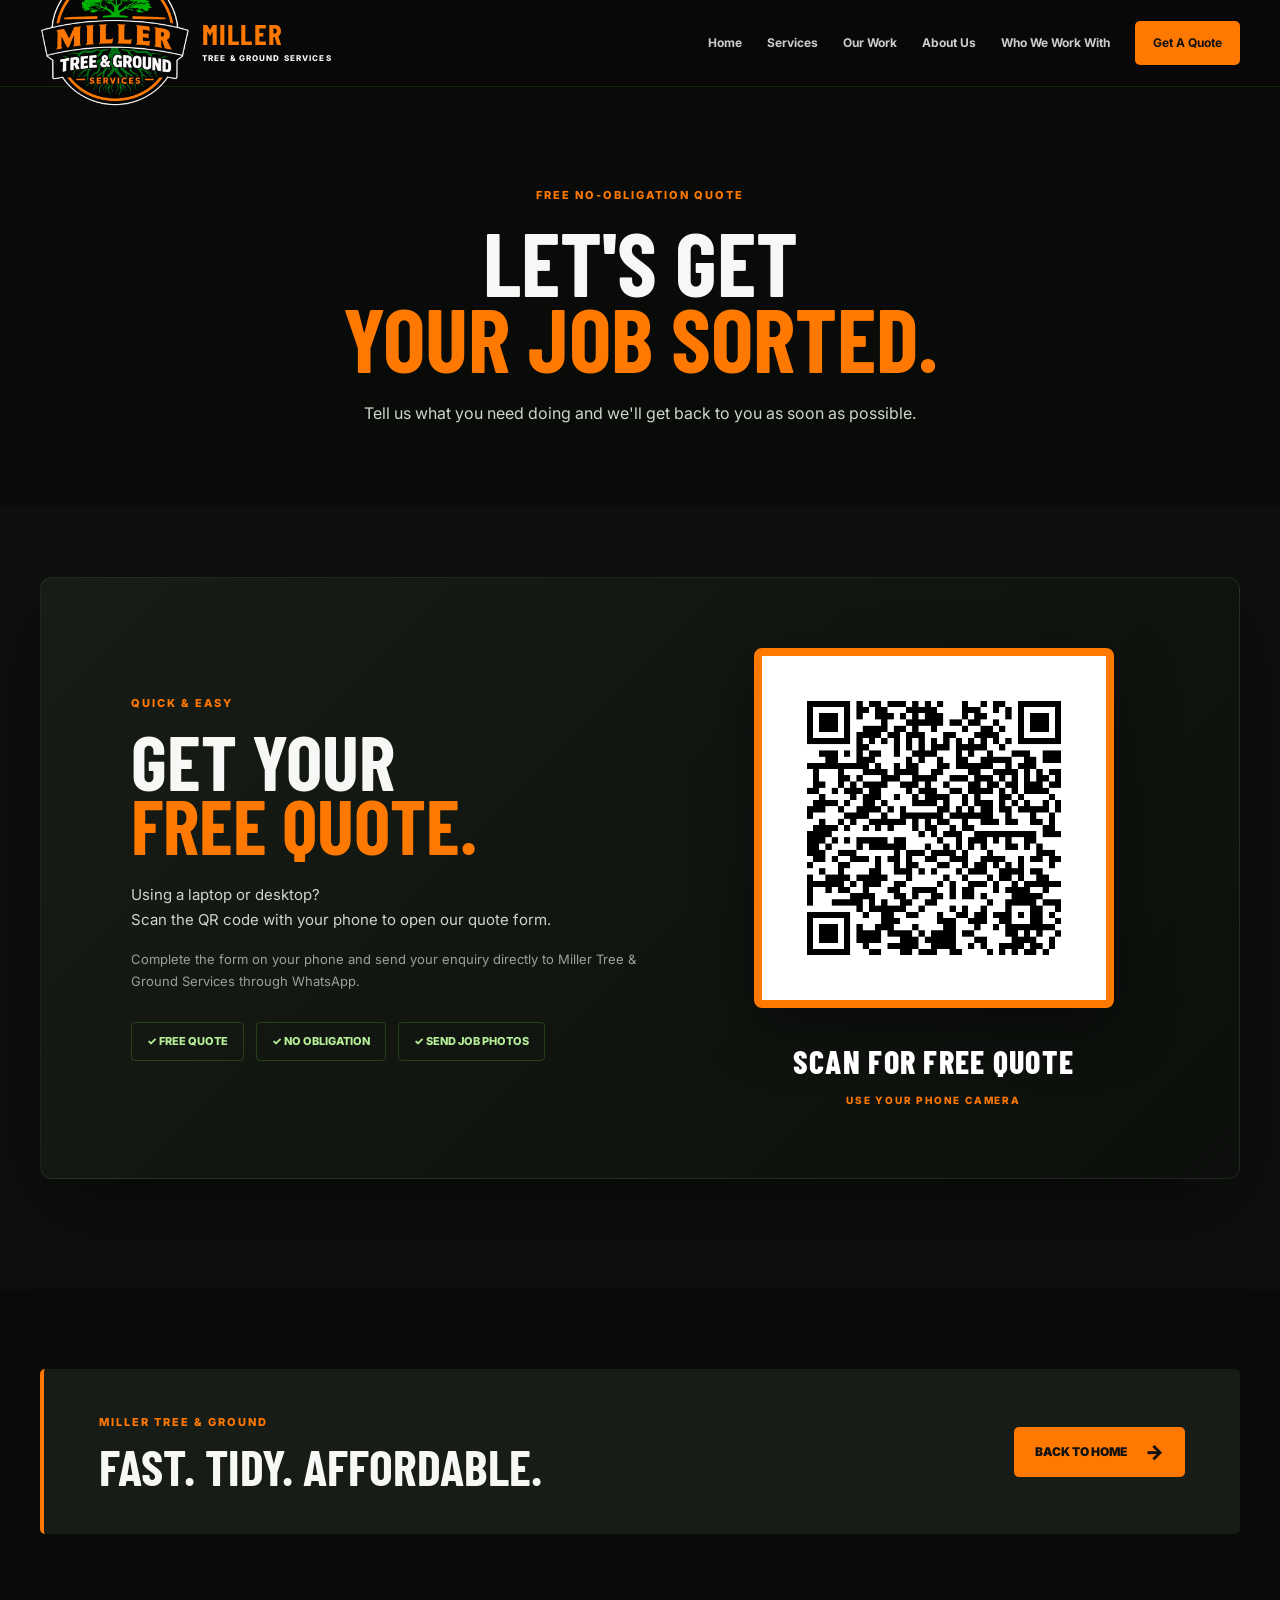
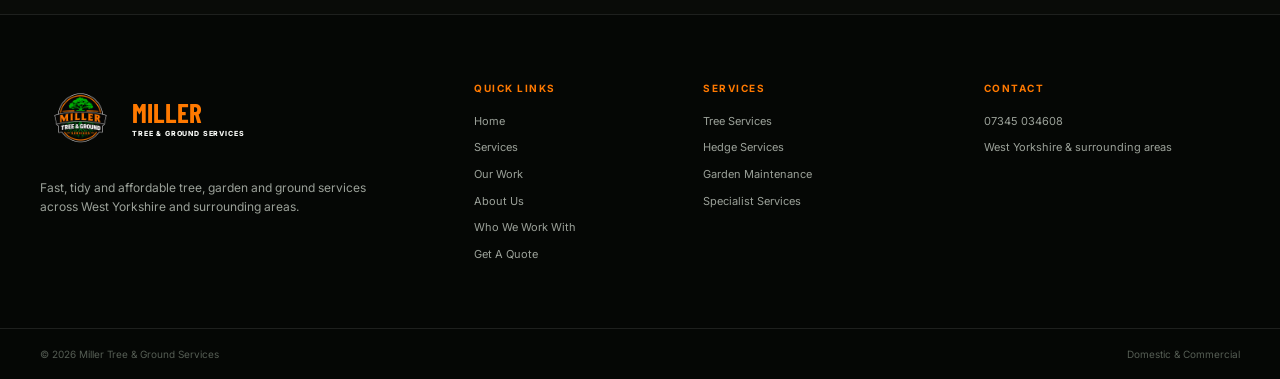
<file: quote.html>
<!DOCTYPE html>
<html lang="en">

<head>

    <meta charset="UTF-8">

    <meta
        name="viewport"
        content="width=device-width, initial-scale=1.0"
    >

    <meta
        name="description"
        content="Get a free quote from Miller Tree & Ground Services."
    >

    <title>
        Free Quote | Miller Tree & Ground Services
    </title>
    <link rel="icon" type="image/png" href="images/logo.png">

    <link
        rel="preconnect"
        href="https://fonts.googleapis.com"
    >

    <link
        rel="preconnect"
        href="https://fonts.googleapis.com"
        crossorigin
    >

    <link
        href="https://fonts.googleapis.com/css2?family=Barlow+Condensed:wght@500;600;700;800&family=Inter:wght@400;500;600;700;800&display=swap"
        rel="stylesheet"
    >

    <link
        rel="stylesheet"
        href="style.css"
    >

</head>


<body>


    <!-- =========================
         HEADER
    ========================== -->

    <header class="site-header">

        <div class="site-container navigation-container">


            <a
                href="index.html"
                class="site-brand"
            >

                <img
    src="images/logo.png"
    alt="Miller Tree & Ground Services"
    class="brand-logo"
>

                <div class="brand-text">

                    <strong>
                        MILLER
                    </strong>

                    <span>
                        TREE & GROUND SERVICES
                    </span>

                </div>

            </a>


            <!-- DESKTOP NAV -->

            <nav class="desktop-navigation">

                <a href="index.html">
                    Home
                </a>

                <a href="services.html">
                    Services
                </a>

                <a href="our-work.html">
                    Our Work
                </a>

                <a href="about.html">
                    About Us
                </a>

                <a href="who-we-work-with.html">
                    Who We Work With
                </a>

                <a
                    href="quote.html"
                    class="navigation-quote active"
                >
                    Get A Quote
                </a>

            </nav>


            <!-- MOBILE MENU BUTTON -->

            <button
                class="mobile-menu-button"
                type="button"
                aria-label="Open menu"
                aria-expanded="false"
            >

                <span></span>
                <span></span>
                <span></span>

            </button>

        </div>


        <!-- MOBILE NAV -->

        <nav class="mobile-navigation">

            <a href="index.html">
                Home
            </a>

            <a href="services.html">
                Services
            </a>

            <a href="our-work.html">
                Our Work
            </a>

            <a href="about.html">
                About Us
            </a>

            <a href="who-we-work-with.html">
                Who We Work With
            </a>

            <a
                href="quote.html"
                class="mobile-quote-button"
            >
                Get A Free Quote
            </a>

        </nav>

    </header>



    <main>


        <!-- =========================
             PAGE INTRO
        ========================== -->

        <section class="quote-page-intro">

            <div class="site-container">

                <div class="section-label">
                    FREE NO-OBLIGATION QUOTE
                </div>

                <h1>

                    LET'S GET

                    <span>
                        YOUR JOB SORTED.
                    </span>

                </h1>

                <p>

                    Tell us what you need doing and
                    we'll get back to you as soon as
                    possible.

                </p>

            </div>

        </section>



        <!-- =================================================
             DESKTOP QUOTE AREA
             QR CODE ONLY
        ================================================== -->

        <section class="desktop-quote-area">

            <div class="site-container">


                <div class="desktop-quote-card">


                    <div class="desktop-quote-copy">

                        <div class="section-label">
                            QUICK & EASY
                        </div>


                        <h2>

                            GET YOUR

                            <span>
                                FREE QUOTE.
                            </span>

                        </h2>


                        <p>

                            Using a laptop or desktop?

                            <br>

                            Scan the QR code with your
                            phone to open our quote form.

                        </p>


                        <p class="desktop-quote-small">

                            Complete the form on your phone
                            and send your enquiry directly
                            to Miller Tree & Ground Services
                            through WhatsApp.

                        </p>


                        <div class="desktop-quote-benefits">

                            <div>
                                ✓ Free quote
                            </div>

                            <div>
                                ✓ No obligation
                            </div>

                            <div>
                                ✓ Send job photos
                            </div>

                        </div>

                    </div>



                    <div class="desktop-qr-area">


                        <div class="qr-frame">

                            <img
                                src="images/quote-qr.png"
                                alt="Scan for a free quote"
                            >

                        </div>


                        <div class="qr-title">
                            SCAN FOR FREE QUOTE
                        </div>


                        <div class="qr-subtitle">
                            USE YOUR PHONE CAMERA
                        </div>


                    </div>


                </div>

            </div>

        </section>



        <!-- =================================================
             MOBILE QUOTE FORM
        ================================================== -->

        <section class="mobile-quote-area">

            <div class="site-container">


                <div class="mobile-quote-heading">

                    <div class="section-label">
                        MOBILE QUOTE FORM
                    </div>

                    <h2>

                        TELL US

                        <span>
                            WHAT YOU NEED.
                        </span>

                    </h2>

                    <p>

                        Fill in the details below.
                        When you press send, WhatsApp
                        will open with your enquiry ready
                        to send.

                    </p>

                </div>



                <form
                    id="whatsappQuoteForm"
                    class="whatsapp-quote-form"
                >


                    <!-- NAME -->

                    <div class="form-group">

                        <label for="quoteName">
                            YOUR NAME
                            <span>*</span>
                        </label>

                        <input
                            type="text"
                            id="quoteName"
                            name="name"
                            placeholder="Enter your full name"
                            autocomplete="name"
                            required
                        >

                    </div>



                    <!-- PHONE -->

                    <div class="form-group">

                        <label for="quotePhone">
                            YOUR PHONE NUMBER
                            <span>*</span>
                        </label>

                        <input
                            type="tel"
                            id="quotePhone"
                            name="phone"
                            placeholder="e.g. 07123 456789"
                            autocomplete="tel"
                            required
                        >

                    </div>



                    <!-- LOCATION -->

                    <div class="form-group">

                        <label for="quoteLocation">
                            JOB LOCATION / POSTCODE
                            <span>*</span>
                        </label>

                        <input
                            type="text"
                            id="quoteLocation"
                            name="location"
                            placeholder="e.g. Leeds, LS12"
                            required
                        >

                    </div>



                    <!-- SERVICE -->

                    <div class="form-group">

                        <label for="quoteService">
                            WHAT DO YOU NEED?
                            <span>*</span>
                        </label>

                        <select
                            id="quoteService"
                            name="service"
                            required
                        >

                            <option
                                value=""
                                disabled
                                selected
                            >
                                Select a service
                            </option>

                            <option value="Tree Services">
                                Tree Services
                            </option>

                            <option value="Hedge Services">
                                Hedge Services
                            </option>

                            <option value="Garden Maintenance">
                                Garden Maintenance
                            </option>

                            <option value="Garden Clearance">
                                Garden Clearance
                            </option>

                            <option value="Site Clearance">
                                Site Clearance
                            </option>

                            <option value="Stump Removal / Grinding">
                                Stump Removal / Grinding
                            </option>

                            <option value="Wood Chipping">
                                Wood Chipping
                            </option>

                            <option value="Green Waste Removal">
                                Green Waste Removal
                            </option>

                            <option value="Other">
                                Other
                            </option>

                        </select>

                    </div>



                    <!-- JOB DESCRIPTION -->

                    <div class="form-group">

                        <label for="quoteDetails">
                            TELL US ABOUT THE JOB
                            <span>*</span>
                        </label>

                        <textarea
                            id="quoteDetails"
                            name="details"
                            rows="8"
                            placeholder="Tell us what you need doing. Include anything useful about the job, access, trees, hedges, garden size, etc."
                            required
                        ></textarea>

                    </div>



                    <!-- PHOTO INFORMATION -->

                    <div class="whatsapp-photo-box">

                        <div class="whatsapp-photo-icon">
                            📷
                        </div>

                        <div>

                            <strong>
                                GOT PHOTOS?
                            </strong>

                            <p>

                                After WhatsApp opens,
                                attach photos of the job
                                to your message.

                            </p>

                        </div>

                    </div>



                    <!-- SUBMIT -->

                    <button
                        type="submit"
                        class="whatsapp-submit-button"
                    >

                        SEND QUOTE VIA WHATSAPP

                        <span>
                            →
                        </span>

                    </button>


                    <p class="whatsapp-form-note">

                        Your enquiry will open in WhatsApp
                        ready for you to review and send.

                    </p>


                </form>


            </div>

        </section>



        <!-- =========================
             BOTTOM CTA
        ========================== -->

        <section class="quote-bottom-cta">

            <div class="site-container">

                <div class="quote-bottom-card">

                    <div>

                        <div class="section-label">
                            MILLER TREE & GROUND
                        </div>

                        <h2>
                            FAST. TIDY.
                            AFFORDABLE.
                        </h2>

                    </div>


                    <a
                        href="index.html"
                        class="primary-button"
                    >

                        BACK TO HOME

                        <span>
                            →
                        </span>

                    </a>

                </div>

            </div>

        </section>


    </main>



    <!-- =========================
         FOOTER
    ========================== -->

    <footer class="site-footer">

        <div class="site-container footer-grid">


            <div class="footer-company">

                <div class="footer-logo">

                    <div class="footer-logo-mark">
                        M
                    </div>

                    <div>

                        <strong>
                            MILLER
                        </strong>

                        <span>
                            TREE & GROUND SERVICES
                        </span>

                    </div>

                </div>


                <p>

                    Fast, tidy and affordable tree,
                    garden and ground services across
                    West Yorkshire and surrounding areas.

                </p>

            </div>



            <div class="footer-column">

                <h3>
                    QUICK LINKS
                </h3>

                <a href="index.html">
                    Home
                </a>

                <a href="services.html">
                    Services
                </a>

                <a href="our-work.html">
                    Our Work
                </a>

                <a href="about.html">
                    About Us
                </a>

                <a href="who-we-work-with.html">
                    Who We Work With
                </a>

                <a href="quote.html">
                    Get A Quote
                </a>

            </div>



            <div class="footer-column">

                <h3>
                    SERVICES
                </h3>

                <a href="services.html">
                    Tree Services
                </a>

                <a href="services.html">
                    Hedge Services
                </a>

                <a href="services.html">
                    Garden Maintenance
                </a>

                <a href="services.html">
                    Specialist Services
                </a>

            </div>



            <div class="footer-column footer-contact">

                <h3>
                    CONTACT
                </h3>

                <a href="tel:07345034608">
                    07345 034608
                </a>

                <span>
                    West Yorkshire &
                    surrounding areas
                </span>

            </div>


        </div>



        <div class="footer-bottom">

            <div class="site-container footer-bottom-inner">

                <span>
                    © 2026 Miller Tree & Ground Services
                </span>

                <span>
                    Domestic & Commercial
                </span>

            </div>

        </div>

    </footer>



    <!-- =========================
         WHATSAPP JAVASCRIPT
    ========================== -->

    <script>

        /*
         * MILLER TREE & GROUND
         * WHATSAPP QUOTE FORM
         *
         * WhatsApp number:
         * +44 7345 034608
         *
         * The number must NOT contain:
         * +, spaces or brackets.
         */

        const whatsappNumber =
            "447345034608";


        /*
         * MOBILE MENU
         */

        const menuButton =
            document.querySelector(
                ".mobile-menu-button"
            );

        const mobileNavigation =
            document.querySelector(
                ".mobile-navigation"
            );


        if (
            menuButton &&
            mobileNavigation
        ) {

            menuButton.addEventListener(
                "click",
                function () {

                    const isOpen =
                        mobileNavigation.classList.toggle(
                            "open"
                        );

                    menuButton.setAttribute(
                        "aria-expanded",
                        isOpen
                    );

                }
            );

        }


        /*
         * WHATSAPP QUOTE FORM
         */

        const quoteForm =
            document.getElementById(
                "whatsappQuoteForm"
            );


        if (quoteForm) {

            quoteForm.addEventListener(
                "submit",
                function (event) {

                    event.preventDefault();


                    const name =
                        document
                            .getElementById(
                                "quoteName"
                            )
                            .value
                            .trim();


                    const phone =
                        document
                            .getElementById(
                                "quotePhone"
                            )
                            .value
                            .trim();


                    const location =
                        document
                            .getElementById(
                                "quoteLocation"
                            )
                            .value
                            .trim();


                    const service =
                        document
                            .getElementById(
                                "quoteService"
                            )
                            .value;


                    const details =
                        document
                            .getElementById(
                                "quoteDetails"
                            )
                            .value
                            .trim();


                    /*
                     * Build WhatsApp message
                     */

                    const message =

`🌐 SENT VIA MILLER TREE & GROUND WEBSITE

🌳 MILLER TREE & GROUND — NEW QUOTE REQUEST

👤 Name:
${name}

📞 Phone:
${phone}

📍 Job Location:
${location}

🛠️ Service Required:
${service}

📝 Job Details:
${details}

📷 Photos:`;


                    /*
                     * Encode message so spaces,
                     * symbols and line breaks work.
                     */

                    const encodedMessage =
                        encodeURIComponent(
                            message
                        );


                    /*
                     * WhatsApp link
                     */

                    const whatsappURL =
                        `https://wa.me/${whatsappNumber}?text=${encodedMessage}`;


                    /*
                     * Open WhatsApp.
                     *
                     * On phones this should open
                     * the WhatsApp app.
                     */

                    window.location.href =
                        whatsappURL;

                }
            );

        }

    </script>


</body>

</html>
</file>
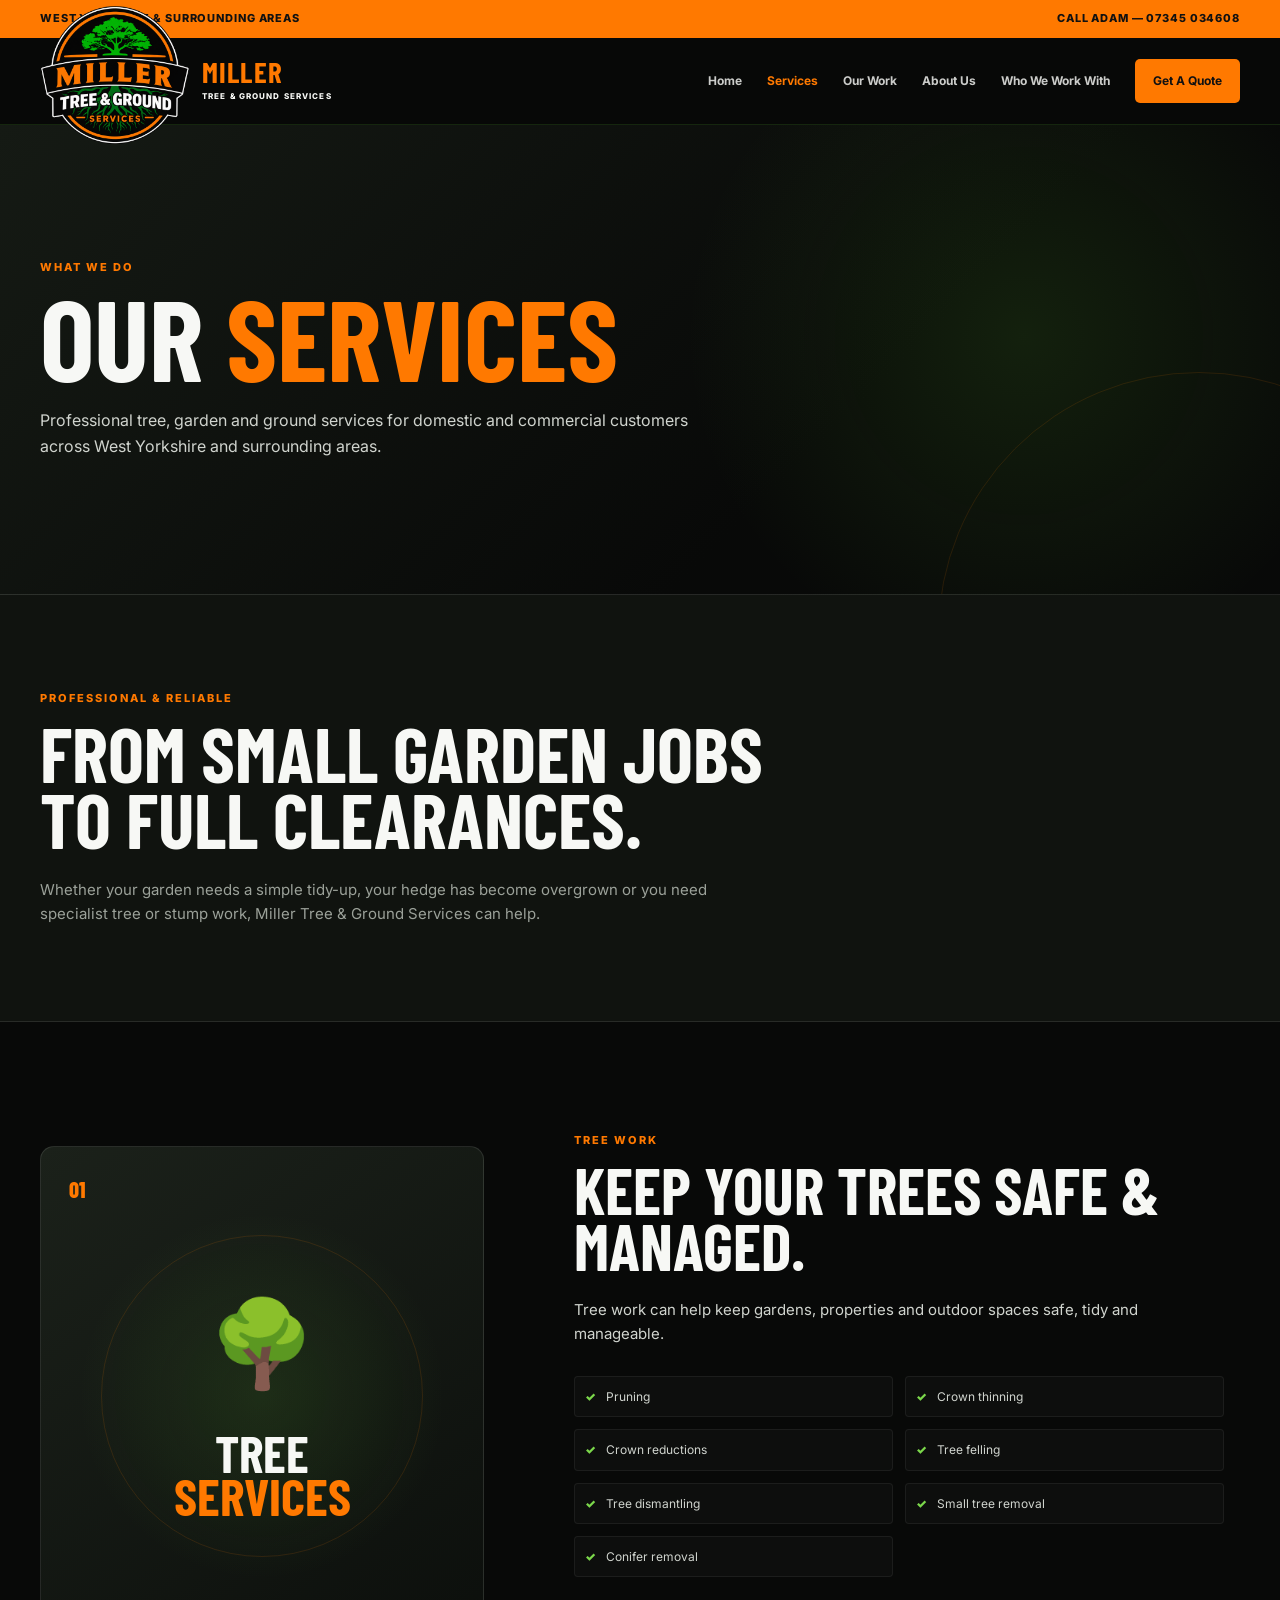
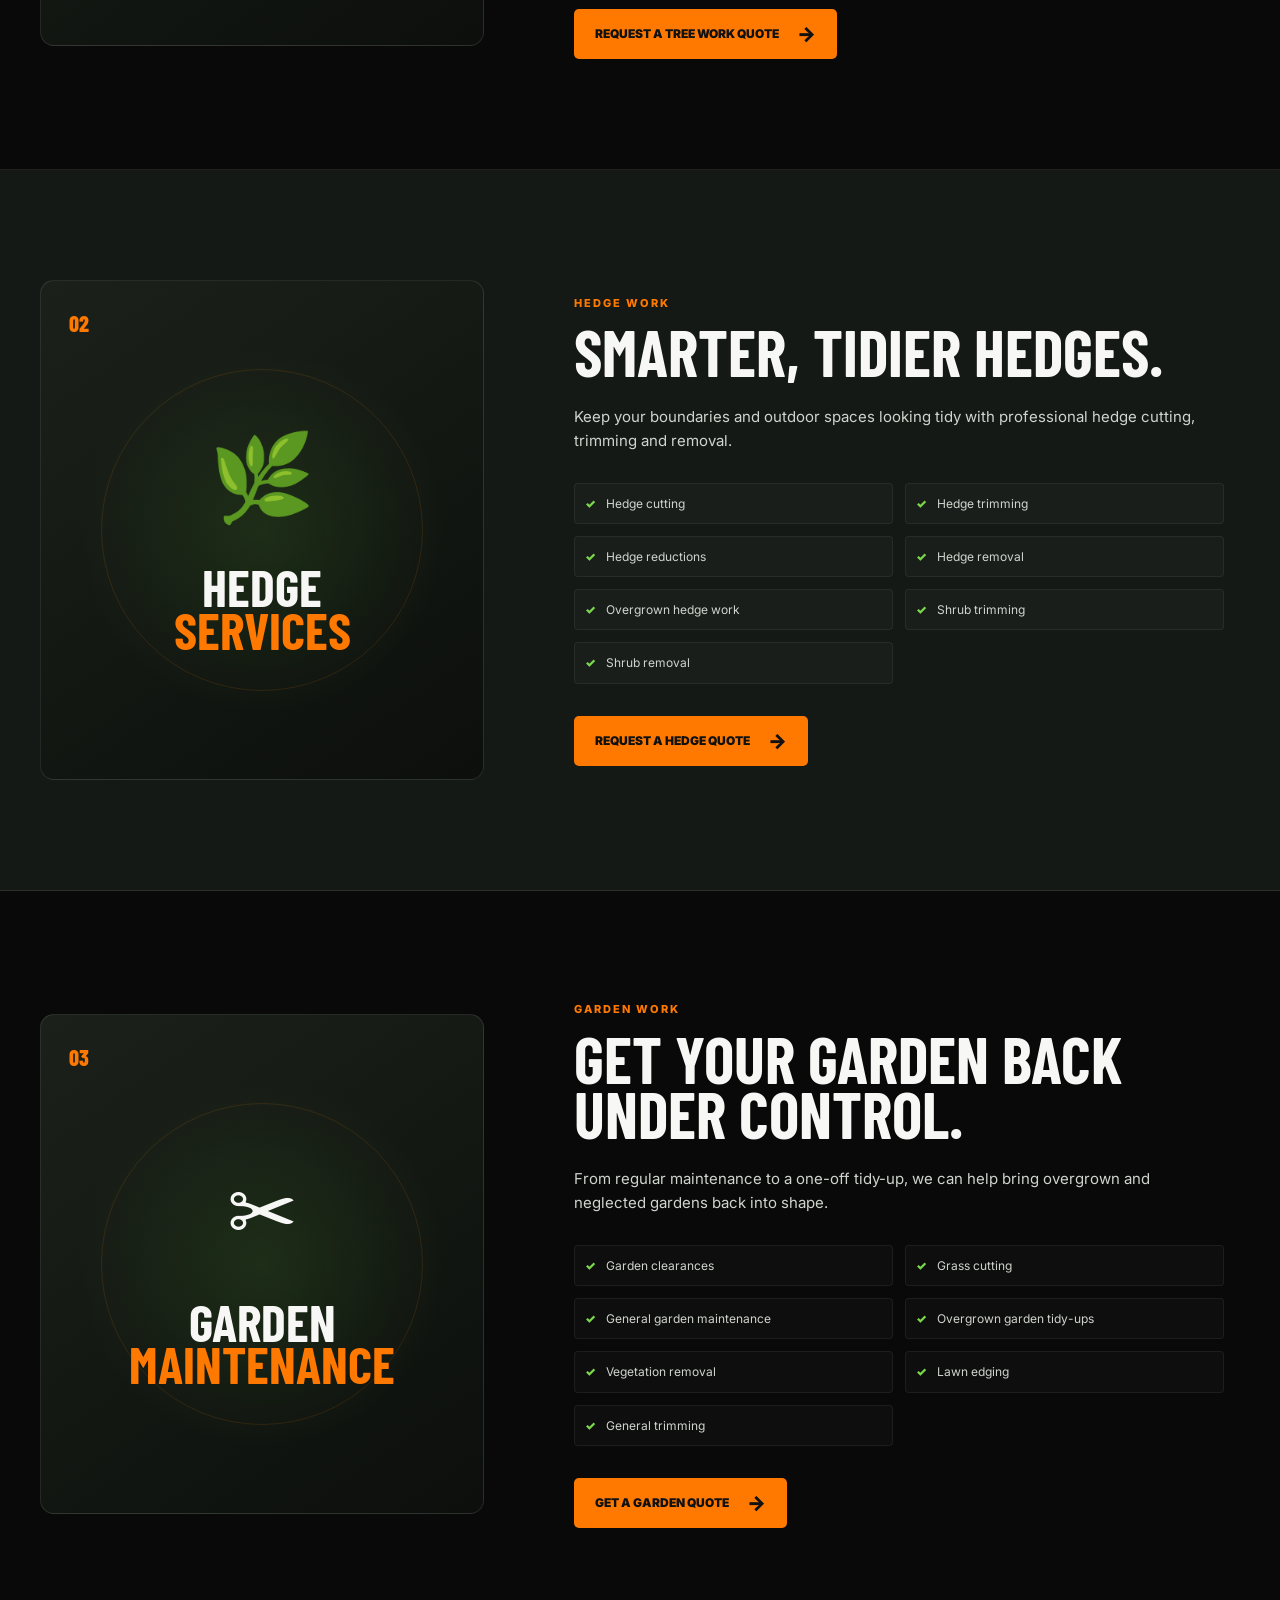
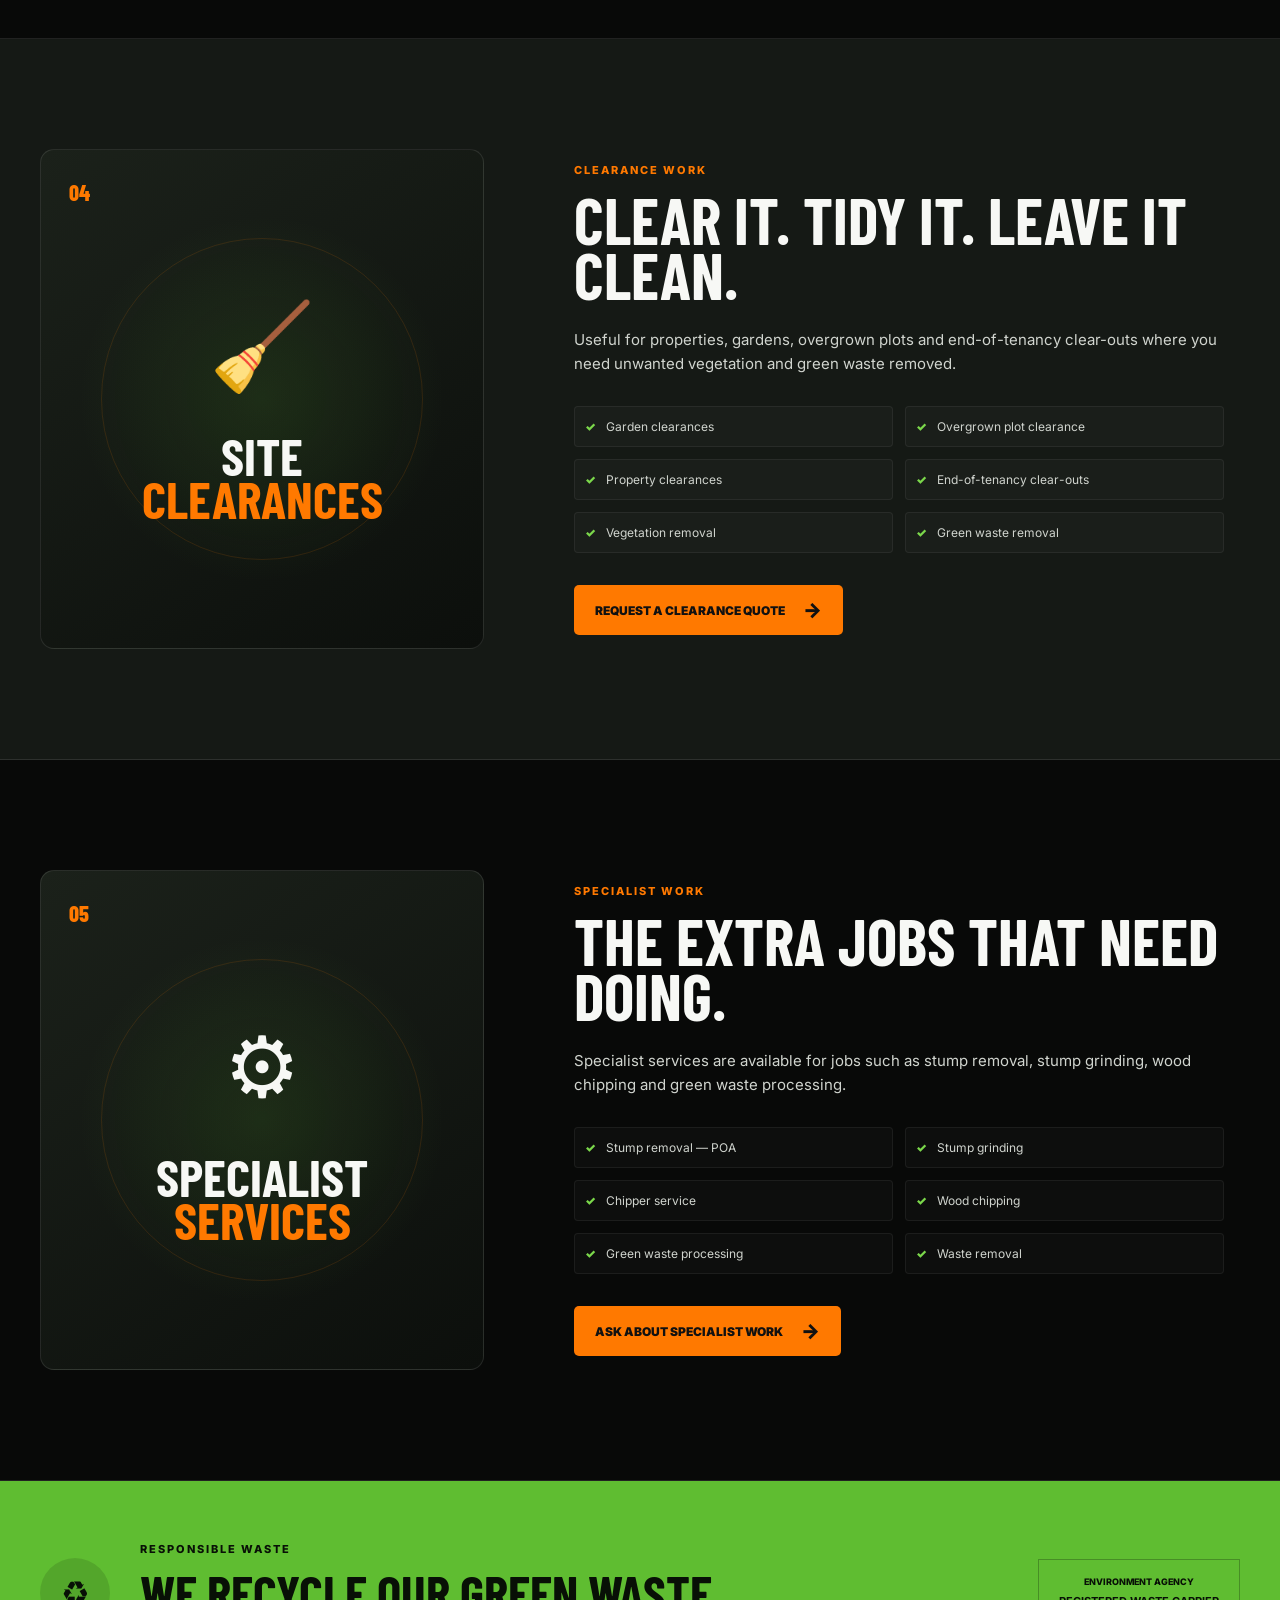
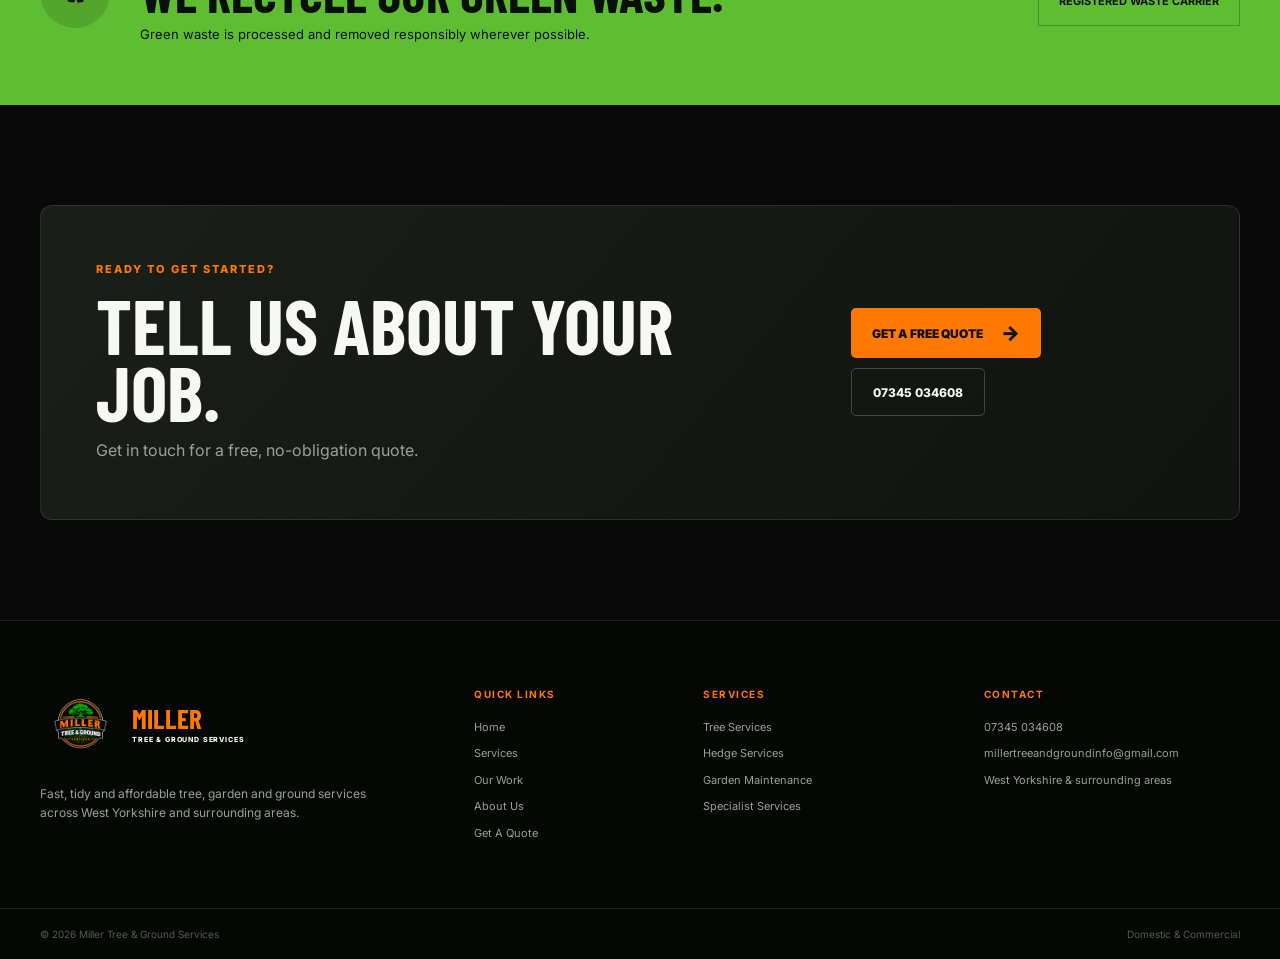
<file: services.html>
<!DOCTYPE html>
<html lang="en">

<head>

    <meta charset="UTF-8">

    <meta
        name="viewport"
        content="width=device-width, initial-scale=1.0"
    >

    <meta
        name="description"
        content="Miller Tree & Ground Services — tree work, hedge services, garden maintenance, clearances, stump removal and specialist ground services."
    >

    <title>
        Services | Miller Tree & Ground Services
    </title>
    <link rel="icon" type="image/png" href="images/logo.png">

    <link
        rel="preconnect"
        href="https://fonts.googleapis.com"
    >

    <link
        rel="preconnect"
        href="https://fonts.gstatic.com"
        crossorigin
    >

    <link
        href="https://fonts.googleapis.com/css2?family=Barlow+Condensed:wght@500;600;700;800&family=Inter:wght@400;500;600;700;800&display=swap"
        rel="stylesheet"
    >

    <link
        rel="stylesheet"
        href="style.css"
    >

</head>


<body>


    <!-- TOP BAR -->

    <div class="top-bar">

        <div class="site-container top-bar-inner">

            <span>
                WEST YORKSHIRE & SURROUNDING AREAS
            </span>

            <a href="tel:07345034608">
                CALL ADAM — 07345 034608
            </a>

        </div>

    </div>



    <!-- HEADER -->

    <header class="site-header">

        <div class="site-container navigation-container">


            <a
                href="index.html"
                class="site-brand"
            >

                <img
    src="images/logo.png"
    alt="Miller Tree & Ground Services"
    class="brand-logo"
>

                <div class="brand-text">

                    <strong>
                        MILLER
                    </strong>

                    <span>
                        TREE & GROUND SERVICES
                    </span>

                </div>

            </a>



            <nav class="desktop-navigation">

                <a href="index.html">
                    Home
                </a>

                <a
                    href="services.html"
                    class="active"
                >
                    Services
                </a>

                <a href="our-work.html">
                    Our Work
                </a>

                <a href="about.html">
                    About Us
                </a>

                <a href="who-we-work-with.html">
                    Who We Work With
                </a>

                <a
                    href="quote.html"
                    class="navigation-quote"
                >
                    Get A Quote
                </a>

            </nav>



            <button
                class="mobile-menu-button"
                aria-label="Open navigation menu"
                aria-expanded="false"
            >

                <span></span>
                <span></span>
                <span></span>

            </button>

        </div>



        <nav class="mobile-navigation">

            <a href="index.html">
                Home
            </a>

            <a
                href="services.html"
                class="active"
            >
                Services
            </a>

            <a href="our-work.html">
                Our Work
            </a>

            <a href="about.html">
                About Us
            </a>

            <a href="who-we-work-with.html">
                Who We Work With
            </a>

            <a
                href="quote.html"
                class="mobile-quote-button"
            >
                Get A Free Quote
            </a>

        </nav>

    </header>



    <main>


        <!-- PAGE HERO -->

        <section class="page-hero">

            <div class="site-container">

                <div class="section-label">
                    WHAT WE DO
                </div>

                <h1>
                    OUR
                    <span>
                        SERVICES
                    </span>
                </h1>

                <p>
                    Professional tree, garden and ground
                    services for domestic and commercial
                    customers across West Yorkshire and
                    surrounding areas.
                </p>

            </div>

        </section>



        <!-- INTRO -->

        <section class="services-intro">

            <div class="site-container">

                <div class="section-label">
                    PROFESSIONAL & RELIABLE
                </div>

                <h2>
                    FROM SMALL GARDEN JOBS
                    TO FULL CLEARANCES.
                </h2>

                <p>
                    Whether your garden needs a simple tidy-up,
                    your hedge has become overgrown or you need
                    specialist tree or stump work, Miller Tree &
                    Ground Services can help.
                </p>

            </div>

        </section>



        <!-- TREE SERVICES -->

        <section
            id="tree-services"
            class="service-detail-section"
        >

            <div class="site-container service-detail-grid">


                <div class="service-detail-visual">

                    <div class="service-detail-number">
                        01
                    </div>

                    <div class="service-detail-symbol">
                        🌳
                    </div>

                    <h3>
                        TREE
                        <span>
                            SERVICES
                        </span>
                    </h3>

                </div>



                <div class="service-detail-content">

                    <div class="section-label">
                        TREE WORK
                    </div>

                    <h2>
                        KEEP YOUR TREES
                        SAFE & MANAGED.
                    </h2>

                    <p>
                        Tree work can help keep gardens,
                        properties and outdoor spaces
                        safe, tidy and manageable.
                    </p>

                    <div class="service-list">

                        <div>
                            <span>✓</span>
                            Pruning
                        </div>

                        <div>
                            <span>✓</span>
                            Crown thinning
                        </div>

                        <div>
                            <span>✓</span>
                            Crown reductions
                        </div>

                        <div>
                            <span>✓</span>
                            Tree felling
                        </div>

                        <div>
                            <span>✓</span>
                            Tree dismantling
                        </div>

                        <div>
                            <span>✓</span>
                            Small tree removal
                        </div>

                        <div>
                            <span>✓</span>
                            Conifer removal
                        </div>

                    </div>

                    <a
                        href="quote.html"
                        class="primary-button"
                    >
                        REQUEST A TREE WORK QUOTE
                        <span>→</span>
                    </a>

                </div>

            </div>

        </section>



        <!-- HEDGE SERVICES -->

        <section
            id="hedge-services"
            class="service-detail-section alternate"
        >

            <div class="site-container service-detail-grid reverse-mobile">


                <div class="service-detail-visual">

                    <div class="service-detail-number">
                        02
                    </div>

                    <div class="service-detail-symbol">
                        🌿
                    </div>

                    <h3>
                        HEDGE
                        <span>
                            SERVICES
                        </span>
                    </h3>

                </div>



                <div class="service-detail-content">

                    <div class="section-label">
                        HEDGE WORK
                    </div>

                    <h2>
                        SMARTER,
                        TIDIER HEDGES.
                    </h2>

                    <p>
                        Keep your boundaries and outdoor
                        spaces looking tidy with professional
                        hedge cutting, trimming and removal.
                    </p>

                    <div class="service-list">

                        <div>
                            <span>✓</span>
                            Hedge cutting
                        </div>

                        <div>
                            <span>✓</span>
                            Hedge trimming
                        </div>

                        <div>
                            <span>✓</span>
                            Hedge reductions
                        </div>

                        <div>
                            <span>✓</span>
                            Hedge removal
                        </div>

                        <div>
                            <span>✓</span>
                            Overgrown hedge work
                        </div>

                        <div>
                            <span>✓</span>
                            Shrub trimming
                        </div>

                        <div>
                            <span>✓</span>
                            Shrub removal
                        </div>

                    </div>

                    <a
                        href="quote.html"
                        class="primary-button"
                    >
                        REQUEST A HEDGE QUOTE
                        <span>→</span>
                    </a>

                </div>

            </div>

        </section>



        <!-- GARDEN MAINTENANCE -->

        <section
            id="garden-maintenance"
            class="service-detail-section"
        >

            <div class="site-container service-detail-grid">


                <div class="service-detail-visual">

                    <div class="service-detail-number">
                        03
                    </div>

                    <div class="service-detail-symbol">
                        ✂
                    </div>

                    <h3>
                        GARDEN
                        <span>
                            MAINTENANCE
                        </span>
                    </h3>

                </div>



                <div class="service-detail-content">

                    <div class="section-label">
                        GARDEN WORK
                    </div>

                    <h2>
                        GET YOUR GARDEN
                        BACK UNDER CONTROL.
                    </h2>

                    <p>
                        From regular maintenance to a one-off
                        tidy-up, we can help bring overgrown
                        and neglected gardens back into shape.
                    </p>

                    <div class="service-list">

                        <div>
                            <span>✓</span>
                            Garden clearances
                        </div>

                        <div>
                            <span>✓</span>
                            Grass cutting
                        </div>

                        <div>
                            <span>✓</span>
                            General garden maintenance
                        </div>

                        <div>
                            <span>✓</span>
                            Overgrown garden tidy-ups
                        </div>

                        <div>
                            <span>✓</span>
                            Vegetation removal
                        </div>

                        <div>
                            <span>✓</span>
                            Lawn edging
                        </div>

                        <div>
                            <span>✓</span>
                            General trimming
                        </div>

                    </div>

                    <a
                        href="quote.html"
                        class="primary-button"
                    >
                        GET A GARDEN QUOTE
                        <span>→</span>
                    </a>

                </div>

            </div>

        </section>



        <!-- SITE CLEARANCES -->

        <section class="service-detail-section alternate">

            <div class="site-container service-detail-grid reverse-mobile">


                <div class="service-detail-visual">

                    <div class="service-detail-number">
                        04
                    </div>

                    <div class="service-detail-symbol">
                        🧹
                    </div>

                    <h3>
                        SITE
                        <span>
                            CLEARANCES
                        </span>
                    </h3>

                </div>



                <div class="service-detail-content">

                    <div class="section-label">
                        CLEARANCE WORK
                    </div>

                    <h2>
                        CLEAR IT.
                        TIDY IT.
                        LEAVE IT CLEAN.
                    </h2>

                    <p>
                        Useful for properties, gardens,
                        overgrown plots and end-of-tenancy
                        clear-outs where you need unwanted
                        vegetation and green waste removed.
                    </p>

                    <div class="service-list">

                        <div>
                            <span>✓</span>
                            Garden clearances
                        </div>

                        <div>
                            <span>✓</span>
                            Overgrown plot clearance
                        </div>

                        <div>
                            <span>✓</span>
                            Property clearances
                        </div>

                        <div>
                            <span>✓</span>
                            End-of-tenancy clear-outs
                        </div>

                        <div>
                            <span>✓</span>
                            Vegetation removal
                        </div>

                        <div>
                            <span>✓</span>
                            Green waste removal
                        </div>

                    </div>

                    <a
                        href="quote.html"
                        class="primary-button"
                    >
                        REQUEST A CLEARANCE QUOTE
                        <span>→</span>
                    </a>

                </div>

            </div>

        </section>



        <!-- SPECIALIST SERVICES -->

        <section
            id="specialist-services"
            class="service-detail-section"
        >

            <div class="site-container service-detail-grid">


                <div class="service-detail-visual specialist">

                    <div class="service-detail-number">
                        05
                    </div>

                    <div class="service-detail-symbol">
                        ⚙
                    </div>

                    <h3>
                        SPECIALIST
                        <span>
                            SERVICES
                        </span>
                    </h3>

                </div>



                <div class="service-detail-content">

                    <div class="section-label">
                        SPECIALIST WORK
                    </div>

                    <h2>
                        THE EXTRA JOBS
                        THAT NEED DOING.
                    </h2>

                    <p>
                        Specialist services are available for
                        jobs such as stump removal, stump
                        grinding, wood chipping and green
                        waste processing.
                    </p>

                    <div class="service-list">

                        <div>
                            <span>✓</span>
                            Stump removal — POA
                        </div>

                        <div>
                            <span>✓</span>
                            Stump grinding
                        </div>

                        <div>
                            <span>✓</span>
                            Chipper service
                        </div>

                        <div>
                            <span>✓</span>
                            Wood chipping
                        </div>

                        <div>
                            <span>✓</span>
                            Green waste processing
                        </div>

                        <div>
                            <span>✓</span>
                            Waste removal
                        </div>

                    </div>

                    <a
                        href="quote.html"
                        class="primary-button"
                    >
                        ASK ABOUT SPECIALIST WORK
                        <span>→</span>
                    </a>

                </div>

            </div>

        </section>



        <!-- WASTE SECTION -->

        <section class="waste-section">

            <div class="site-container waste-grid">

                <div class="waste-icon">
                    ♻
                </div>

                <div>

                    <div class="section-label">
                        RESPONSIBLE WASTE
                    </div>

                    <h2>
                        WE RECYCLE OUR
                        GREEN WASTE.
                    </h2>

                    <p>
                        Green waste is processed and removed
                        responsibly wherever possible.
                    </p>

                </div>

                <div class="waste-badge">

                    ENVIRONMENT AGENCY

                    <strong>
                        REGISTERED WASTE CARRIER
                    </strong>

                </div>

            </div>

        </section>



        <!-- FINAL CTA -->

        <section class="home-cta">

            <div class="site-container">

                <div class="cta-box">

                    <div>

                        <div class="section-label">
                            READY TO GET STARTED?
                        </div>

                        <h2>
                            TELL US ABOUT
                            YOUR JOB.
                        </h2>

                        <p>
                            Get in touch for a free,
                            no-obligation quote.
                        </p>

                    </div>

                    <div class="cta-buttons">

                        <a
                            href="quote.html"
                            class="primary-button"
                        >
                            GET A FREE QUOTE
                            <span>→</span>
                        </a>

                        <a
                            href="tel:07345034608"
                            class="phone-button"
                        >
                            07345 034608
                        </a>

                    </div>

                </div>

            </div>

        </section>

    </main>



    <!-- FOOTER -->

    <footer class="site-footer">

        <div class="site-container footer-grid">


            <div class="footer-company">

                <div class="footer-logo">

                    <div class="footer-logo-mark">
                        M
                    </div>

                    <div>

                        <strong>
                            MILLER
                        </strong>

                        <span>
                            TREE & GROUND SERVICES
                        </span>

                    </div>

                </div>

                <p>
                    Fast, tidy and affordable tree,
                    garden and ground services across
                    West Yorkshire and surrounding areas.
                </p>

            </div>



            <div class="footer-column">

                <h3>
                    QUICK LINKS
                </h3>

                <a href="index.html">
                    Home
                </a>

                <a href="services.html">
                    Services
                </a>

                <a href="our-work.html">
                    Our Work
                </a>

                <a href="about.html">
                    About Us
                </a>

                <a href="quote.html">
                    Get A Quote
                </a>

            </div>



            <div class="footer-column">

                <h3>
                    SERVICES
                </h3>

                <a href="#tree-services">
                    Tree Services
                </a>

                <a href="#hedge-services">
                    Hedge Services
                </a>

                <a href="#garden-maintenance">
                    Garden Maintenance
                </a>

                <a href="#specialist-services">
                    Specialist Services
                </a>

            </div>



            <div class="footer-column footer-contact">

                <h3>
                    CONTACT
                </h3>

                <a href="tel:07345034608">
                    07345 034608
                </a>

                <a href="mailto:millertreeandgroundinfo@gmail.com">
                    millertreeandgroundinfo@gmail.com
                </a>

                <span>
                    West Yorkshire &
                    surrounding areas
                </span>

            </div>


        </div>



        <div class="footer-bottom">

            <div class="site-container footer-bottom-inner">

                <span>
                    © 2026 Miller Tree & Ground Services
                </span>

                <span>
                    Domestic & Commercial
                </span>

            </div>

        </div>

    </footer>



    <script src="script.js"></script>

</body>

</html>
</file>
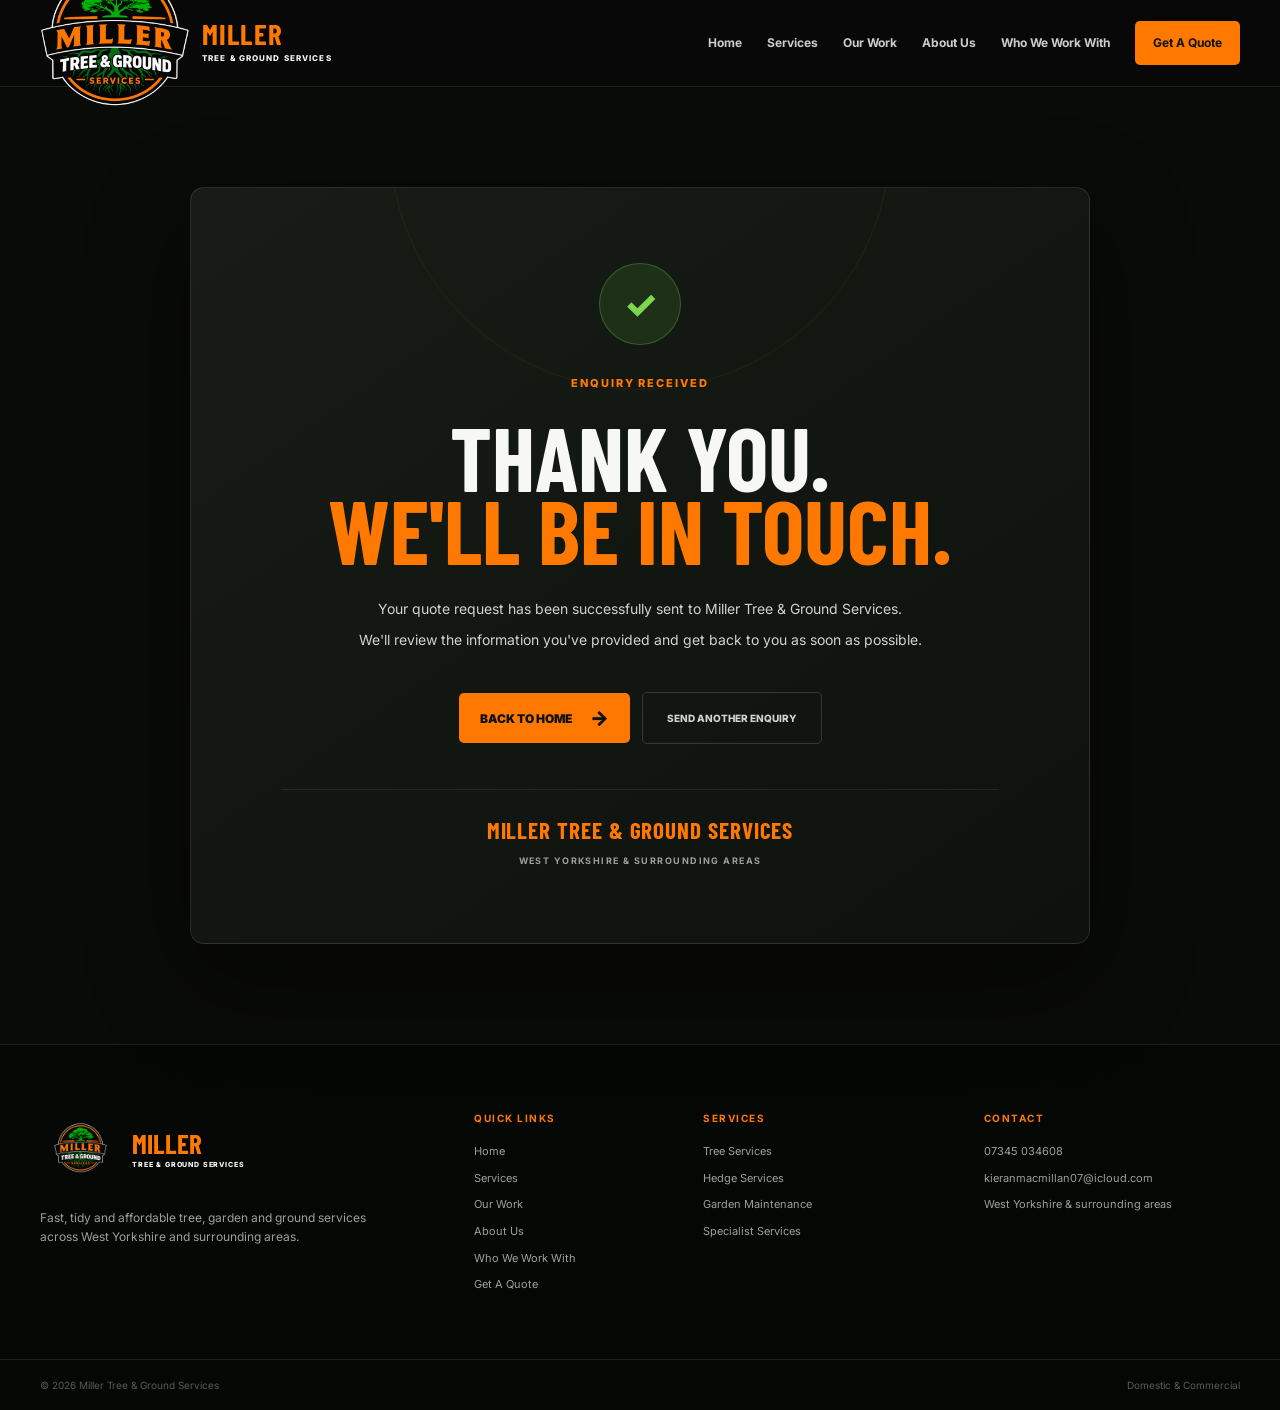
<file: thank-you.html>
<!DOCTYPE html>
<html lang="en">

<head>

    <meta charset="UTF-8">

    <meta
        name="viewport"
        content="width=device-width, initial-scale=1.0"
    >

    <meta
        name="description"
        content="Your enquiry has been successfully sent to Miller Tree & Ground Services."
    >

    <title>
        Enquiry Sent | Miller Tree & Ground Services
    </title>
    <link rel="icon" type="image/png" href="images/logo.png">

    <link
        rel="preconnect"
        href="https://fonts.googleapis.com"
    >

    <link
        rel="preconnect"
        href="https://fonts.gstatic.com"
        crossorigin
    >

    <link
        href="https://fonts.googleapis.com/css2?family=Barlow+Condensed:wght@500;600;700;800&family=Inter:wght@400;500;600;700;800&display=swap"
        rel="stylesheet"
    >

    <link
        rel="stylesheet"
        href="style.css"
    >

</head>


<body class="thank-you-page">


    <!-- HEADER -->

    <header class="site-header">

        <div class="site-container navigation-container">


            <a
                href="index.html"
                class="site-brand"
            >

                <img
    src="images/logo.png"
    alt="Miller Tree & Ground Services"
    class="brand-logo"
>

                <div class="brand-text">

                    <strong>
                        MILLER
                    </strong>

                    <span>
                        TREE & GROUND SERVICES
                    </span>

                </div>

            </a>


            <nav class="desktop-navigation">

                <a href="index.html">
                    Home
                </a>

                <a href="services.html">
                    Services
                </a>

                <a href="our-work.html">
                    Our Work
                </a>

                <a href="about.html">
                    About Us
                </a>

                <a href="who-we-work-with.html">
                    Who We Work With
                </a>

                <a
                    href="quote.html"
                    class="navigation-quote"
                >
                    Get A Quote
                </a>

            </nav>


            <button
                class="mobile-menu-button"
                aria-label="Open navigation menu"
                aria-expanded="false"
                type="button"
            >

                <span></span>
                <span></span>
                <span></span>

            </button>

        </div>


        <nav class="mobile-navigation">

            <a href="index.html">
                Home
            </a>

            <a href="services.html">
                Services
            </a>

            <a href="our-work.html">
                Our Work
            </a>

            <a href="about.html">
                About Us
            </a>

            <a href="who-we-work-with.html">
                Who We Work With
            </a>

            <a
                href="quote.html"
                class="mobile-quote-button"
            >
                Get A Free Quote
            </a>

        </nav>

    </header>



    <!-- THANK YOU -->

    <main>

        <section class="thank-you-section">

            <div class="site-container">


                <div class="thank-you-card">


                    <div class="thank-you-icon">
                        ✓
                    </div>


                    <div class="section-label">
                        ENQUIRY RECEIVED
                    </div>


                    <h1>

                        THANK YOU.

                        <span>
                            WE'LL BE IN TOUCH.
                        </span>

                    </h1>


                    <p>

                        Your quote request has been
                        successfully sent to Miller Tree
                        & Ground Services.

                    </p>


                    <p>

                        We'll review the information you've
                        provided and get back to you as soon
                        as possible.

                    </p>


                    <div class="thank-you-actions">

                        <a
                            href="index.html"
                            class="primary-button"
                        >

                            BACK TO HOME

                            <span>
                                →
                            </span>

                        </a>


                        <a
                            href="quote.html"
                            class="thank-you-secondary-button"
                        >

                            SEND ANOTHER ENQUIRY

                        </a>

                    </div>


                    <div class="thank-you-contact">

                        <strong>
                            MILLER TREE & GROUND SERVICES
                        </strong>

                        <span>
                            WEST YORKSHIRE & SURROUNDING AREAS
                        </span>

                    </div>


                </div>

            </div>

        </section>

    </main>



    <!-- FOOTER -->

    <footer class="site-footer">

        <div class="site-container footer-grid">


            <div class="footer-company">

                <div class="footer-logo">

                    <div class="footer-logo-mark">
                        M
                    </div>

                    <div>

                        <strong>
                            MILLER
                        </strong>

                        <span>
                            TREE & GROUND SERVICES
                        </span>

                    </div>

                </div>

                <p>
                    Fast, tidy and affordable tree,
                    garden and ground services across
                    West Yorkshire and surrounding areas.
                </p>

            </div>



            <div class="footer-column">

                <h3>
                    QUICK LINKS
                </h3>

                <a href="index.html">
                    Home
                </a>

                <a href="services.html">
                    Services
                </a>

                <a href="our-work.html">
                    Our Work
                </a>

                <a href="about.html">
                    About Us
                </a>

                <a href="who-we-work-with.html">
                    Who We Work With
                </a>

                <a href="quote.html">
                    Get A Quote
                </a>

            </div>



            <div class="footer-column">

                <h3>
                    SERVICES
                </h3>

                <a href="services.html#tree-services">
                    Tree Services
                </a>

                <a href="services.html#hedge-services">
                    Hedge Services
                </a>

                <a href="services.html#garden-maintenance">
                    Garden Maintenance
                </a>

                <a href="services.html#specialist-services">
                    Specialist Services
                </a>

            </div>



            <div class="footer-column footer-contact">

                <h3>
                    CONTACT
                </h3>

                <a href="tel:07345034608">
                    07345 034608
                </a>

                <a href="mailto:kieranmacmillan07@icloud.com">
                    kieranmacmillan07@icloud.com
                </a>

                <span>
                    West Yorkshire &
                    surrounding areas
                </span>

            </div>


        </div>



        <div class="footer-bottom">

            <div class="site-container footer-bottom-inner">

                <span>
                    © 2026 Miller Tree & Ground Services
                </span>

                <span>
                    Domestic & Commercial
                </span>

            </div>

        </div>

    </footer>



    <script src="script.js"></script>

</body>

</html>
</file>
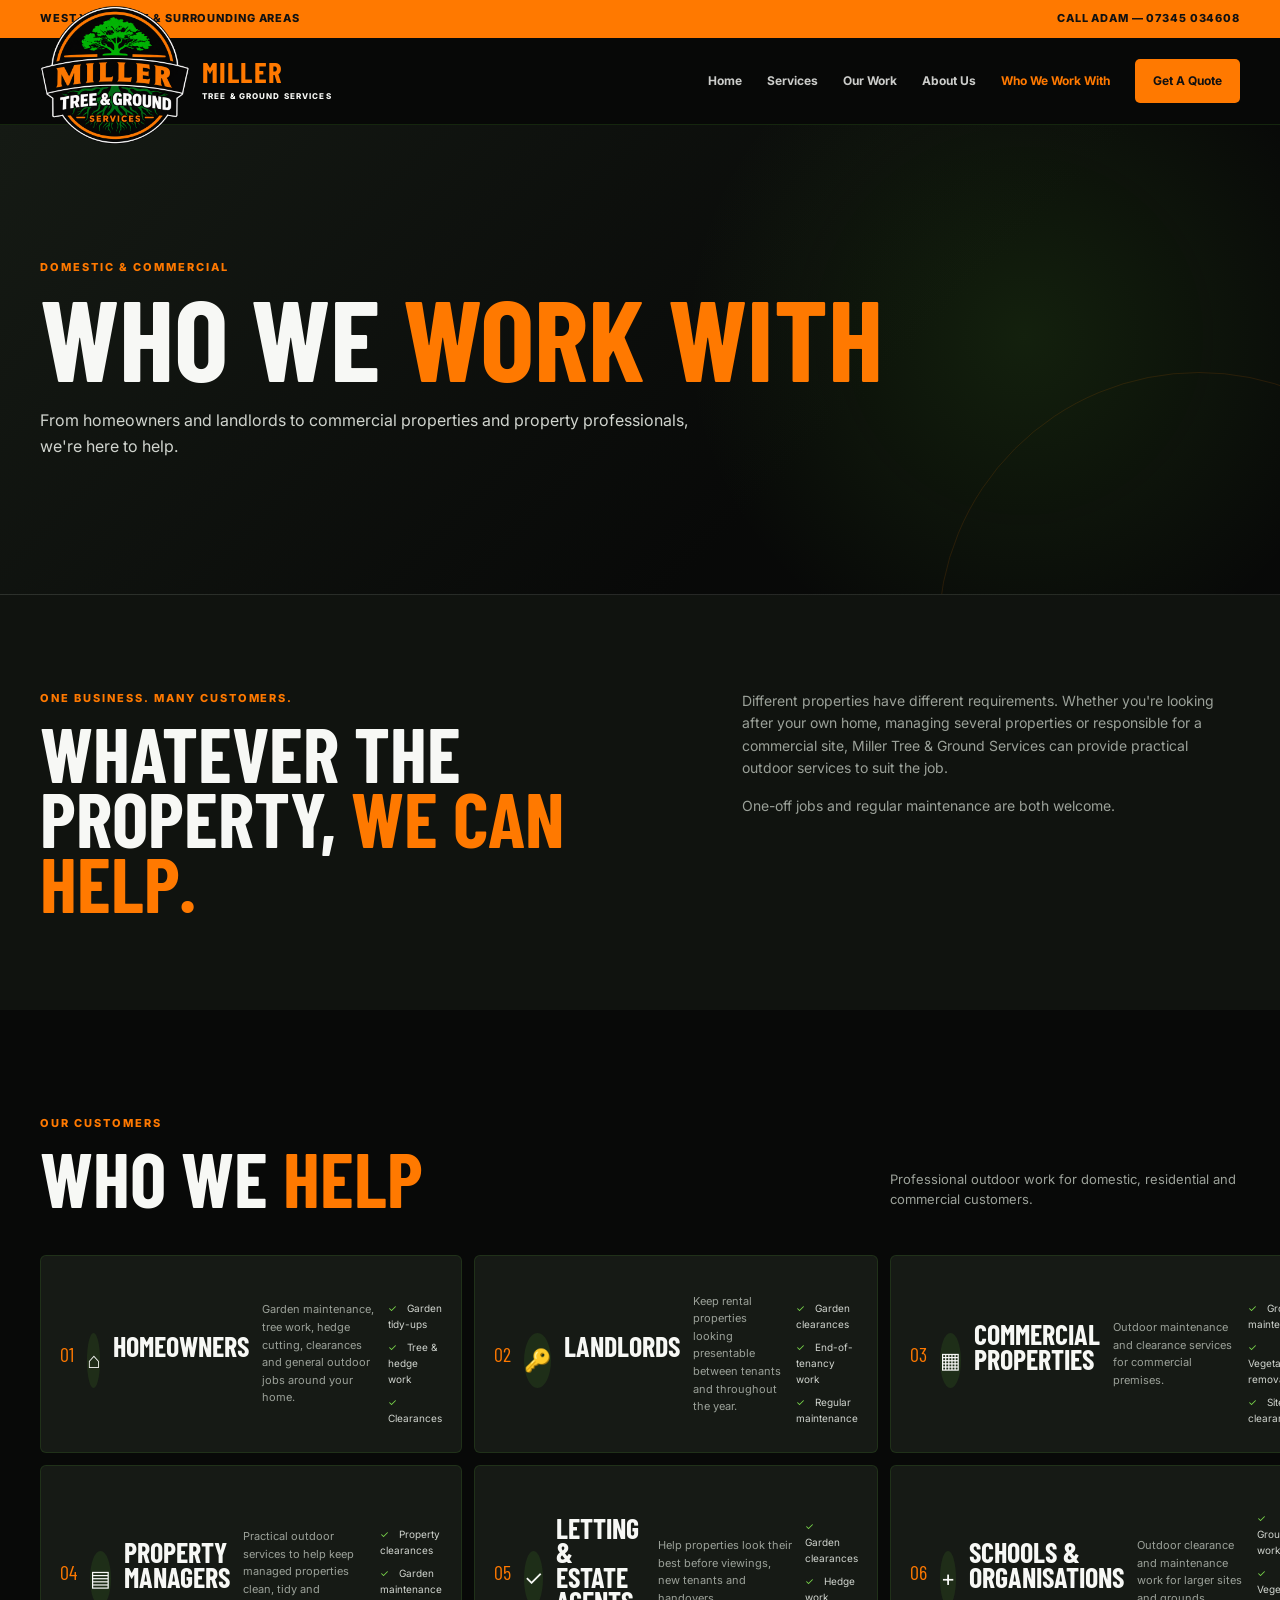
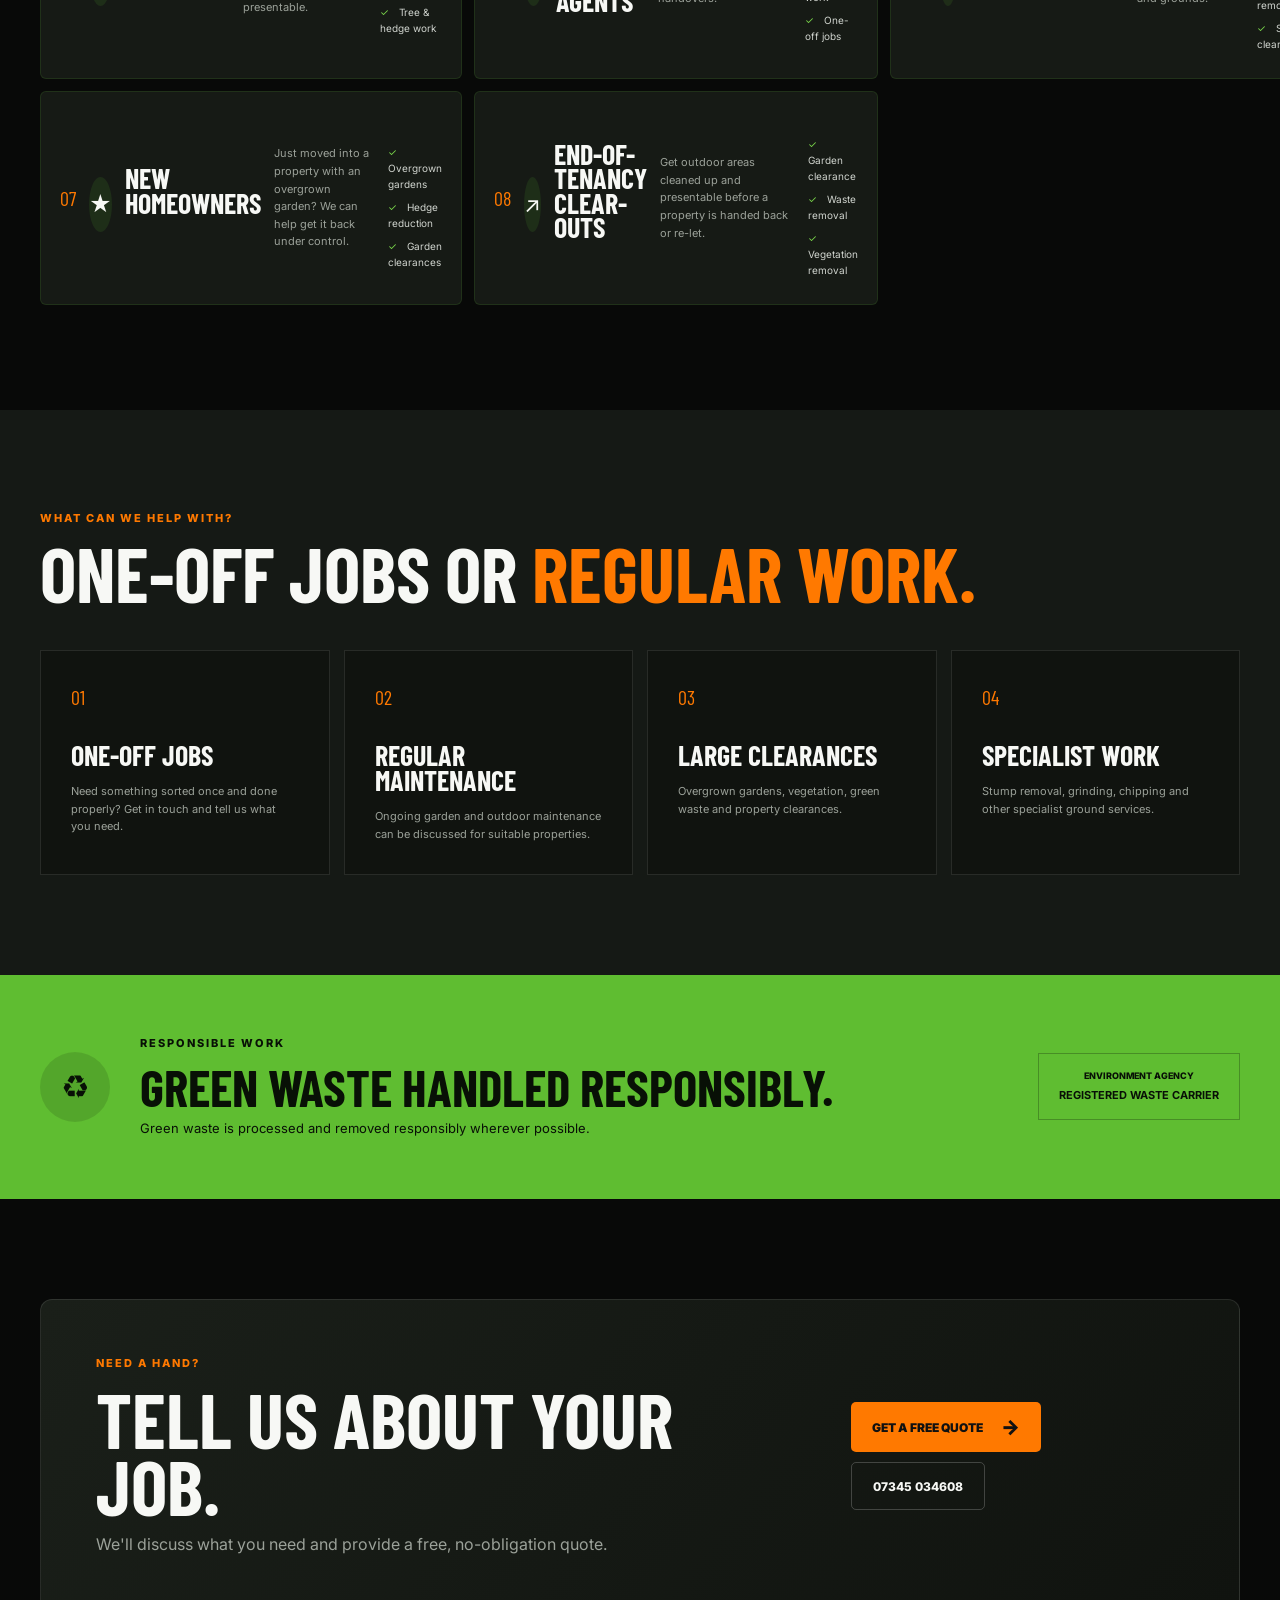
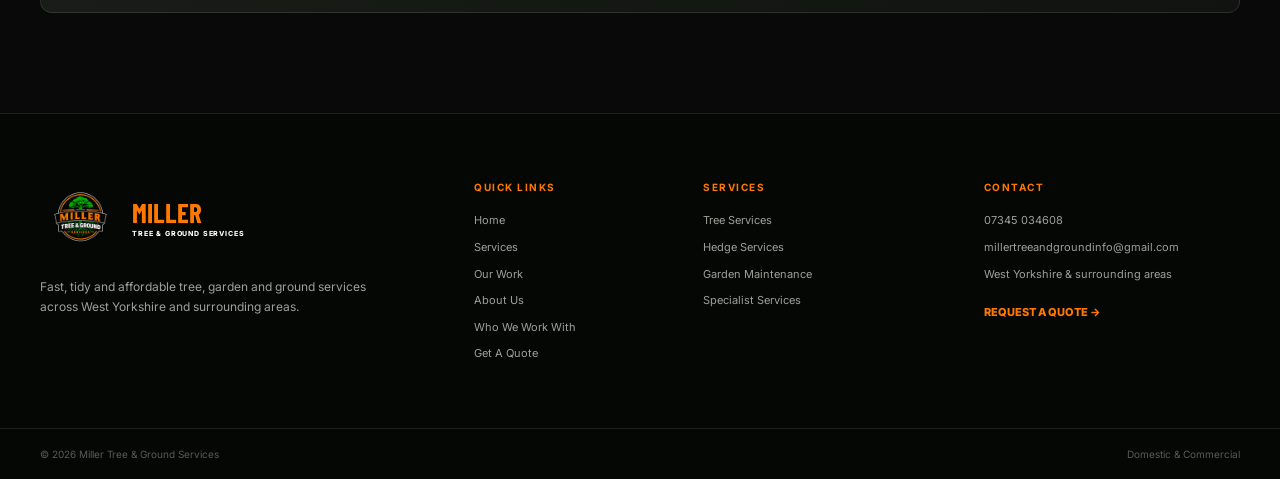
<file: who-we-work-with.html>
<!DOCTYPE html>
<html lang="en">

<head>

    <meta charset="UTF-8">

    <meta
        name="viewport"
        content="width=device-width, initial-scale=1.0"
    >

    <meta
        name="description"
        content="Miller Tree & Ground Services works with homeowners, landlords, commercial properties, property managers, letting agents and more across West Yorkshire."
    >

    <title>
        Who We Work With | Miller Tree & Ground Services
    </title>
    <link rel="icon" type="image/png" href="images/logo.png">

    <link
        rel="preconnect"
        href="https://fonts.googleapis.com"
    >

    <link
        rel="preconnect"
        href="https://fonts.googleapis.com"
        crossorigin
    >

    <link
        href="https://fonts.googleapis.com/css2?family=Barlow+Condensed:wght@500;600;700;800&family=Inter:wght@400;500;600;700;800&display=swap"
        rel="stylesheet"
    >

    <link
        rel="stylesheet"
        href="style.css"
    >

</head>


<body>


    <!-- TOP BAR -->

    <div class="top-bar">

        <div class="site-container top-bar-inner">

            <span>
                WEST YORKSHIRE & SURROUNDING AREAS
            </span>

            <a href="tel:07345034608">
                CALL ADAM — 07345 034608
            </a>

        </div>

    </div>



    <!-- HEADER -->

    <header class="site-header">

        <div class="site-container navigation-container">


            <a
                href="index.html"
                class="site-brand"
            >

                <img
    src="images/logo.png"
    alt="Miller Tree & Ground Services"
    class="brand-logo"
>

                <div class="brand-text">

                    <strong>
                        MILLER
                    </strong>

                    <span>
                        TREE & GROUND SERVICES
                    </span>

                </div>

            </a>



            <nav class="desktop-navigation">

                <a href="index.html">
                    Home
                </a>

                <a href="services.html">
                    Services
                </a>

                <a href="our-work.html">
                    Our Work
                </a>

                <a href="about.html">
                    About Us
                </a>

                <a
                    href="who-we-work-with.html"
                    class="active"
                >
                    Who We Work With
                </a>

                <a
                    href="quote.html"
                    class="navigation-quote"
                >
                    Get A Quote
                </a>

            </nav>



            <button
                class="mobile-menu-button"
                aria-label="Open navigation menu"
                aria-expanded="false"
            >

                <span></span>
                <span></span>
                <span></span>

            </button>

        </div>



        <!-- MOBILE NAV -->

        <nav class="mobile-navigation">

            <a href="index.html">
                Home
            </a>

            <a href="services.html">
                Services
            </a>

            <a href="our-work.html">
                Our Work
            </a>

            <a href="about.html">
                About Us
            </a>

            <a
                href="who-we-work-with.html"
                class="active"
            >
                Who We Work With
            </a>

            <a
                href="quote.html"
                class="mobile-quote-button"
            >
                Get A Free Quote
            </a>

        </nav>

    </header>



    <main>


        <!-- PAGE HERO -->

        <section class="page-hero">

            <div class="site-container">

                <div class="section-label">
                    DOMESTIC & COMMERCIAL
                </div>

                <h1>
                    WHO WE
                    <span>
                        WORK WITH
                    </span>
                </h1>

                <p>
                    From homeowners and landlords to
                    commercial properties and property
                    professionals, we're here to help.
                </p>

            </div>

        </section>



        <!-- INTRO -->

        <section class="audience-intro">

            <div class="site-container audience-intro-grid">


                <div>

                    <div class="section-label">
                        ONE BUSINESS.
                        MANY CUSTOMERS.
                    </div>

                    <h2>
                        WHATEVER THE
                        PROPERTY,
                        <span>
                            WE CAN HELP.
                        </span>
                    </h2>

                </div>


                <div>

                    <p>
                        Different properties have different
                        requirements. Whether you're looking
                        after your own home, managing several
                        properties or responsible for a
                        commercial site, Miller Tree & Ground
                        Services can provide practical outdoor
                        services to suit the job.
                    </p>

                    <p>
                        One-off jobs and regular maintenance
                        are both welcome.
                    </p>

                </div>

            </div>

        </section>



        <!-- CUSTOMER TYPES -->

        <section class="customer-types">

            <div class="site-container">


                <div class="section-heading-row">

                    <div>

                        <div class="section-label">
                            OUR CUSTOMERS
                        </div>

                        <h2>
                            WHO WE
                            <span>
                                HELP
                            </span>
                        </h2>

                    </div>

                    <p class="customer-heading-copy">
                        Professional outdoor work for
                        domestic, residential and commercial
                        customers.
                    </p>

                </div>



                <div class="customer-grid">


                    <!-- HOMEOWNERS -->

                    <article class="customer-card">

                        <div class="customer-number">
                            01
                        </div>

                        <div class="customer-icon">
                            ⌂
                        </div>

                        <h3>
                            HOMEOWNERS
                        </h3>

                        <p>
                            Garden maintenance, tree work,
                            hedge cutting, clearances and
                            general outdoor jobs around
                            your home.
                        </p>

                        <ul>

                            <li>
                                Garden tidy-ups
                            </li>

                            <li>
                                Tree & hedge work
                            </li>

                            <li>
                                Clearances
                            </li>

                        </ul>

                    </article>



                    <!-- LANDLORDS -->

                    <article class="customer-card">

                        <div class="customer-number">
                            02
                        </div>

                        <div class="customer-icon">
                            🔑
                        </div>

                        <h3>
                            LANDLORDS
                        </h3>

                        <p>
                            Keep rental properties looking
                            presentable between tenants and
                            throughout the year.
                        </p>

                        <ul>

                            <li>
                                Garden clearances
                            </li>

                            <li>
                                End-of-tenancy work
                            </li>

                            <li>
                                Regular maintenance
                            </li>

                        </ul>

                    </article>



                    <!-- COMMERCIAL -->

                    <article class="customer-card">

                        <div class="customer-number">
                            03
                        </div>

                        <div class="customer-icon">
                            ▦
                        </div>

                        <h3>
                            COMMERCIAL
                            PROPERTIES
                        </h3>

                        <p>
                            Outdoor maintenance and
                            clearance services for
                            commercial premises.
                        </p>

                        <ul>

                            <li>
                                Grounds maintenance
                            </li>

                            <li>
                                Vegetation removal
                            </li>

                            <li>
                                Site clearances
                            </li>

                        </ul>

                    </article>



                    <!-- PROPERTY MANAGERS -->

                    <article class="customer-card">

                        <div class="customer-number">
                            04
                        </div>

                        <div class="customer-icon">
                            ▤
                        </div>

                        <h3>
                            PROPERTY
                            MANAGERS
                        </h3>

                        <p>
                            Practical outdoor services
                            to help keep managed properties
                            clean, tidy and presentable.
                        </p>

                        <ul>

                            <li>
                                Property clearances
                            </li>

                            <li>
                                Garden maintenance
                            </li>

                            <li>
                                Tree & hedge work
                            </li>

                        </ul>

                    </article>



                    <!-- LETTING AGENTS -->

                    <article class="customer-card">

                        <div class="customer-number">
                            05
                        </div>

                        <div class="customer-icon">
                            ✓
                        </div>

                        <h3>
                            LETTING &
                            ESTATE AGENTS
                        </h3>

                        <p>
                            Help properties look their
                            best before viewings, new
                            tenants and handovers.
                        </p>

                        <ul>

                            <li>
                                Garden clearances
                            </li>

                            <li>
                                Hedge work
                            </li>

                            <li>
                                One-off jobs
                            </li>

                        </ul>

                    </article>



                    <!-- SCHOOLS -->

                    <article class="customer-card">

                        <div class="customer-number">
                            06
                        </div>

                        <div class="customer-icon">
                            +
                        </div>

                        <h3>
                            SCHOOLS &
                            ORGANISATIONS
                        </h3>

                        <p>
                            Outdoor clearance and
                            maintenance work for
                            larger sites and grounds.
                        </p>

                        <ul>

                            <li>
                                Grounds work
                            </li>

                            <li>
                                Vegetation removal
                            </li>

                            <li>
                                Site clearances
                            </li>

                        </ul>

                    </article>



                    <!-- NEW HOMEOWNERS -->

                    <article class="customer-card">

                        <div class="customer-number">
                            07
                        </div>

                        <div class="customer-icon">
                            ★
                        </div>

                        <h3>
                            NEW
                            HOMEOWNERS
                        </h3>

                        <p>
                            Just moved into a property with
                            an overgrown garden? We can help
                            get it back under control.
                        </p>

                        <ul>

                            <li>
                                Overgrown gardens
                            </li>

                            <li>
                                Hedge reduction
                            </li>

                            <li>
                                Garden clearances
                            </li>

                        </ul>

                    </article>



                    <!-- END OF TENANCY -->

                    <article class="customer-card">

                        <div class="customer-number">
                            08
                        </div>

                        <div class="customer-icon">
                            ↗
                        </div>

                        <h3>
                            END-OF-TENANCY
                            CLEAR-OUTS
                        </h3>

                        <p>
                            Get outdoor areas cleaned up
                            and presentable before a property
                            is handed back or re-let.
                        </p>

                        <ul>

                            <li>
                                Garden clearance
                            </li>

                            <li>
                                Waste removal
                            </li>

                            <li>
                                Vegetation removal
                            </li>

                        </ul>

                    </article>

                </div>

            </div>

        </section>



        <!-- TYPES OF JOBS -->

        <section class="job-types-section">

            <div class="site-container">


                <div class="job-types-heading">

                    <div>

                        <div class="section-label">
                            WHAT CAN WE HELP WITH?
                        </div>

                        <h2>
                            ONE-OFF JOBS
                            OR
                            <span>
                                REGULAR WORK.
                            </span>
                        </h2>

                    </div>

                </div>



                <div class="job-types-grid">


                    <div class="job-type">

                        <span>
                            01
                        </span>

                        <h3>
                            ONE-OFF JOBS
                        </h3>

                        <p>
                            Need something sorted once
                            and done properly? Get in touch
                            and tell us what you need.
                        </p>

                    </div>


                    <div class="job-type">

                        <span>
                            02
                        </span>

                        <h3>
                            REGULAR MAINTENANCE
                        </h3>

                        <p>
                            Ongoing garden and outdoor
                            maintenance can be discussed
                            for suitable properties.
                        </p>

                    </div>


                    <div class="job-type">

                        <span>
                            03
                        </span>

                        <h3>
                            LARGE CLEARANCES
                        </h3>

                        <p>
                            Overgrown gardens, vegetation,
                            green waste and property
                            clearances.
                        </p>

                    </div>


                    <div class="job-type">

                        <span>
                            04
                        </span>

                        <h3>
                            SPECIALIST WORK
                        </h3>

                        <p>
                            Stump removal, grinding,
                            chipping and other specialist
                            ground services.
                        </p>

                    </div>


                </div>

            </div>

        </section>



        <!-- RESPONSIBLE WASTE -->

        <section class="waste-section">

            <div class="site-container waste-grid">

                <div class="waste-icon">
                    ♻
                </div>

                <div>

                    <div class="section-label">
                        RESPONSIBLE WORK
                    </div>

                    <h2>
                        GREEN WASTE
                        HANDLED RESPONSIBLY.
                    </h2>

                    <p>
                        Green waste is processed and
                        removed responsibly wherever
                        possible.
                    </p>

                </div>

                <div class="waste-badge">

                    ENVIRONMENT AGENCY

                    <strong>
                        REGISTERED WASTE CARRIER
                    </strong>

                </div>

            </div>

        </section>



        <!-- CTA -->

        <section class="home-cta">

            <div class="site-container">

                <div class="cta-box">

                    <div>

                        <div class="section-label">
                            NEED A HAND?
                        </div>

                        <h2>
                            TELL US ABOUT
                            YOUR JOB.
                        </h2>

                        <p>
                            We'll discuss what you need
                            and provide a free,
                            no-obligation quote.
                        </p>

                    </div>


                    <div class="cta-buttons">

                        <a
                            href="quote.html"
                            class="primary-button"
                        >
                            GET A FREE QUOTE
                            <span>→</span>
                        </a>

                        <a
                            href="tel:07345034608"
                            class="phone-button"
                        >
                            07345 034608
                        </a>

                    </div>

                </div>

            </div>

        </section>

    </main>



    <!-- FOOTER -->

    <footer class="site-footer">

        <div class="site-container footer-grid">


            <div class="footer-company">

                <div class="footer-logo">

                    <div class="footer-logo-mark">
                        M
                    </div>

                    <div>

                        <strong>
                            MILLER
                        </strong>

                        <span>
                            TREE & GROUND SERVICES
                        </span>

                    </div>

                </div>

                <p>
                    Fast, tidy and affordable tree,
                    garden and ground services across
                    West Yorkshire and surrounding areas.
                </p>

            </div>



            <div class="footer-column">

                <h3>
                    QUICK LINKS
                </h3>

                <a href="index.html">
                    Home
                </a>

                <a href="services.html">
                    Services
                </a>

                <a href="our-work.html">
                    Our Work
                </a>

                <a href="about.html">
                    About Us
                </a>

                <a href="who-we-work-with.html">
                    Who We Work With
                </a>

                <a href="quote.html">
                    Get A Quote
                </a>

            </div>



            <div class="footer-column">

                <h3>
                    SERVICES
                </h3>

                <a href="services.html#tree-services">
                    Tree Services
                </a>

                <a href="services.html#hedge-services">
                    Hedge Services
                </a>

                <a href="services.html#garden-maintenance">
                    Garden Maintenance
                </a>

                <a href="services.html#specialist-services">
                    Specialist Services
                </a>

            </div>



            <div class="footer-column footer-contact">

                <h3>
                    CONTACT
                </h3>

                <a href="tel:07345034608">
                    07345 034608
                </a>

                <a href="mailto:millertreeandgroundinfo@gmail.com">
                    millertreeandgroundinfo@gmail.com
                </a>

                <span>
                    West Yorkshire &
                    surrounding areas
                </span>

                <a
                    href="quote.html"
                    class="footer-quote"
                >
                    REQUEST A QUOTE →
                </a>

            </div>


        </div>



        <div class="footer-bottom">

            <div class="site-container footer-bottom-inner">

                <span>
                    © 2026 Miller Tree & Ground Services
                </span>

                <span>
                    Domestic & Commercial
                </span>

            </div>

        </div>

    </footer>



    <script src="script.js"></script>

</body>

</html>
</file>
<file: style.css>
/* =========================================================
   MILLER TREE & GROUND SERVICES
   MAIN WEBSITE STYLES
========================================================= */


/* =========================================================
   VARIABLES
========================================================= */

:root {

    --black: #080908;
    --black-light: #10130f;
    --black-panel: #161a15;

    --orange: #ff7900;
    --orange-light: #ff941f;

    --green: #5fbd31;
    --green-light: #7bd84b;

    --white: #f7f8f5;
    --grey-light: #d0d4ce;
    --grey: #9ba199;
    --grey-dark: #626960;

    --border: rgba(255,255,255,0.10);

    --shadow:
        0 25px 70px rgba(0,0,0,0.35);

    --max-width: 1200px;

}


/* =========================================================
   RESET
========================================================= */

* {
    box-sizing: border-box;
    margin: 0;
    padding: 0;
}

html {
    scroll-behavior: smooth;
}

body {

    background: var(--black);

    color: var(--white);

    font-family:
        "Inter",
        Arial,
        sans-serif;

    line-height: 1.6;

    overflow-x: hidden;

}

body.menu-open {
    overflow: hidden;
}

a {
    color: inherit;
    text-decoration: none;
}

button,
input,
textarea,
select {
    font-family: inherit;
}

img {
    max-width: 100%;
    display: block;
}


/* =========================================================
   GLOBAL CONTAINER
========================================================= */

.site-container {

    width:
        min(
            var(--max-width),
            calc(100% - 50px)
        );

    margin-left: auto;
    margin-right: auto;

}


/* =========================================================
   TOP BAR
========================================================= */

.top-bar {

    background: var(--orange);

    color: #111;

    font-size: 11px;

    font-weight: 800;

    letter-spacing: 0.08em;

}

.top-bar-inner {

    min-height: 38px;

    display: flex;

    align-items: center;

    justify-content: space-between;

    gap: 20px;

}

.top-bar a {

    transition: 0.2s ease;

}

.top-bar a:hover {
    opacity: 0.65;
}


/* =========================================================
   HEADER
========================================================= */

.site-header {

    position: sticky;

    top: 0;

    z-index: 100;

    background:
        rgba(8,9,8,0.94);

    backdrop-filter:
        blur(18px);

    border-bottom:
        1px solid var(--border);

}

.navigation-container {

    height: 86px;

    display: flex;

    align-items: center;

    justify-content: space-between;

    gap: 35px;

}


/* =========================================================
   BRAND
========================================================= */

.site-brand {

    display: flex;

    align-items: center;

    gap: 12px;

    flex-shrink: 0;

}
.brand-logo {
    width: 53px;
    height: 53px;
    object-fit: contain;
    flex-shrink: 0;
}

.brand-logo-placeholder {

    width: 53px;

    height: 53px;

    border-radius: 50%;

    background:
        linear-gradient(
            145deg,
            var(--orange),
            #cc5200
        );

    color: #111;

    display: grid;

    place-items: center;

    font-family:
        "Barlow Condensed",
        sans-serif;

    font-size: 38px;

    font-weight: 800;

    border:
        2px solid
        rgba(255,255,255,0.25);

}
.brand-logo {
    width: 43px;
    height: 43px;
    object-fit: contain;
}
.brand-text strong {

    display: block;

    font-family:
        "Barlow Condensed",
        sans-serif;

    font-size: 29px;

    line-height: 0.9;

    letter-spacing: 0.04em;

    color: var(--orange);

}

.brand-text span {

    display: block;

    font-size: 8px;

    font-weight: 800;

    letter-spacing: 0.14em;

    margin-top: 5px;

}


/* =========================================================
   DESKTOP NAVIGATION
========================================================= */

.desktop-navigation {

    display: flex;

    align-items: center;

    gap: 25px;

    font-size: 12px;

    font-weight: 700;

}

.desktop-navigation a {

    position: relative;

    opacity: 0.82;

    transition:
        color 0.2s ease,
        opacity 0.2s ease;

}

.desktop-navigation a:hover {

    color: var(--orange);

    opacity: 1;

}

.desktop-navigation a.active {

    color: var(--orange);

    opacity: 1;

}

.navigation-quote {

    background: var(--orange);

    color: #111 !important;

    padding:
        12px 18px;

    border-radius: 5px;

    opacity: 1 !important;

}

.navigation-quote:hover {

    background:
        var(--orange-light);

}


/* =========================================================
   MOBILE MENU
========================================================= */

.mobile-menu-button {

    display: none;

    width: 44px;

    height: 44px;

    border: 0;

    background: transparent;

    cursor: pointer;

}

.mobile-menu-button span {

    display: block;

    width: 25px;

    height: 2px;

    background: white;

    margin:
        5px auto;

}

.mobile-navigation {

    display: none;

}


/* =========================================================
   HERO
========================================================= */

.home-hero {

    min-height: 730px;

    position: relative;

    display: flex;

    align-items: center;

    overflow: hidden;

    background:
        linear-gradient(
            90deg,
            #080908 0%,
            rgba(8,9,8,0.90) 35%,
            rgba(8,9,8,0.48) 100%
        );

}

.home-hero::before {

    content: "";

    position: absolute;

    inset: 0;

    background:
        linear-gradient(
            90deg,
            rgba(8,9,8,0.96),
            rgba(8,9,8,0.70),
            rgba(8,9,8,0.25)
        );

    z-index: 1;

}

.home-hero::after {

    content: "";

    position: absolute;

    width: 700px;

    height: 700px;

    border-radius: 50%;

    border:
        1px solid
        rgba(255,121,0,0.12);

    right: -250px;

    bottom: -300px;

}

.hero-container {

    position: relative;

    z-index: 5;

    display: grid;

    grid-template-columns:
        minmax(0, 1.3fr)
        minmax(300px, 0.7fr);

    gap: 70px;

    align-items: center;

}


/* HERO BACKGROUND PLACEHOLDER */

.home-hero {

    background-color:
        #10140f;

    background-image:
        radial-gradient(
            circle at 80% 50%,
            rgba(95,189,49,0.12),
            transparent 35%
        );

}


/* HERO CONTENT */

.hero-content {

    max-width: 720px;

}

.hero-label {

    color: var(--orange);

    font-size: 12px;

    font-weight: 800;

    letter-spacing: 0.2em;

    margin-bottom: 18px;

}

.hero-content h1 {

    font-family:
        "Barlow Condensed",
        sans-serif;

    text-transform: uppercase;

    font-size:
        clamp(
            70px,
            8vw,
            116px
        );

    line-height: 0.83;

    letter-spacing:
        -0.02em;

    margin-bottom: 30px;

}

.hero-content h1 span {

    color: var(--orange);

    display: inline;

}

.hero-content > p {

    max-width: 620px;

    font-size: 17px;

    color: var(--grey-light);

    margin-bottom: 30px;

}


/* HERO BUTTONS */

.hero-buttons {

    display: flex;

    align-items: center;

    flex-wrap: wrap;

    gap: 12px;

    margin-bottom: 30px;

}

.primary-button,
.secondary-button,
.outline-button,
.phone-button {

    display: inline-flex;

    align-items: center;

    justify-content: center;

    gap: 18px;

    min-height: 48px;

    padding:
        13px 21px;

    border-radius: 5px;

    font-size: 12px;

    font-weight: 800;

    transition:
        transform 0.2s ease,
        background 0.2s ease,
        border-color 0.2s ease;

}

.primary-button {

    background: var(--orange);

    color: #111;

}

.primary-button:hover {

    background:
        var(--orange-light);

    transform:
        translateY(-2px);

}

.primary-button span {

    font-size: 20px;

}

.secondary-button {

    border:
        1px solid
        rgba(255,255,255,0.3);

    background:
        rgba(0,0,0,0.18);

}

.secondary-button:hover {

    border-color:
        var(--orange);

    color:
        var(--orange);

}


/* HERO TRUST */

.hero-trust {

    display: flex;

    flex-wrap: wrap;

    gap: 25px;

    font-size: 11px;

    color: var(--grey-light);

    font-weight: 700;

}

.hero-trust strong {

    color:
        var(--green-light);

    margin-right: 5px;

}


/* =========================================================
   HERO SIDE PANEL
========================================================= */

.hero-side-panel {

    background:
        rgba(8,10,8,0.76);

    border:
        1px solid
        rgba(255,255,255,0.12);

    border-radius: 14px;

    padding:
        42px 35px;

    text-align: center;

    box-shadow:
        var(--shadow);

    backdrop-filter:
        blur(15px);

}

.hero-panel-logo {

    width: 85px;

    height: 85px;

    border-radius: 50%;

    background:
        var(--orange);

    color: #111;

    display: grid;

    place-items: center;

    margin:
        0 auto 20px;

    font-family:
        "Barlow Condensed";

    font-size: 62px;

    font-weight: 800;

}

.hero-side-panel h2 {

    font-family:
        "Barlow Condensed";

    font-size: 52px;

    line-height: 0.8;

    color: var(--orange);

}

.hero-side-panel h3 {

    font-family:
        "Barlow Condensed";

    font-size: 28px;

    line-height: 1;

    margin-top: 8px;

}

.orange-divider {

    width: 70px;

    height: 2px;

    background:
        var(--orange);

    margin:
        25px auto;

}

.hero-side-panel p {

    color:
        var(--grey);

    font-size: 13px;

}

.hero-panel-badge {

    display: inline-block;

    margin-top: 25px;

    padding:
        8px 13px;

    background:
        var(--green);

    color: #071006;

    font-size: 10px;

    font-weight: 900;

    line-height: 1.1;

}


/* =========================================================
   INTRO
========================================================= */

.home-intro {

    padding:
        110px 0;

    background:
        var(--black-light);

    border-top:
        1px solid var(--border);

    border-bottom:
        1px solid var(--border);

}

.intro-grid {

    display: grid;

    grid-template-columns:
        0.9fr 1.1fr;

    gap: 80px;

    align-items: center;

}

.section-label {

    color:
        var(--orange);

    font-size: 11px;

    letter-spacing:
        0.18em;

    font-weight: 800;

    text-transform: uppercase;

    margin-bottom: 12px;

}

.intro-grid h2,
.section-heading-row h2,
.why-content h2,
.service-area h2,
.cta-box h2 {

    font-family:
        "Barlow Condensed";

    text-transform:
        uppercase;

    font-size:
        clamp(
            50px,
            6vw,
            78px
        );

    line-height:
        0.88;

}

.intro-grid h2 span {

    color:
        var(--orange);

}

.intro-copy p {

    color:
        var(--grey-light);

    font-size:
        16px;

    margin-bottom:
        18px;

}

.text-link {

    display:
        inline-flex;

    align-items:
        center;

    gap: 14px;

    color:
        var(--orange);

    font-size:
        11px;

    font-weight:
        800;

    margin-top:
        8px;

}

.text-link span {

    font-size:
        18px;

}


/* =========================================================
   HOME SERVICES
========================================================= */

.home-services {

    padding:
        110px 0;

    background:
        var(--black);

}

.section-heading-row {

    display:
        flex;

    align-items:
        flex-end;

    justify-content:
        space-between;

    gap:
        40px;

    margin-bottom:
        45px;

}

.outline-button {

    border:
        1px solid
        rgba(255,255,255,0.25);

    padding:
        12px 18px;

}

.outline-button:hover {

    border-color:
        var(--orange);

    color:
        var(--orange);

}

.home-service-grid {

    display:
        grid;

    grid-template-columns:
        repeat(4,1fr);

    gap:
        15px;

}

.home-service-card {

    min-height:
        360px;

    padding:
        30px;

    background:
        linear-gradient(
            150deg,
            #1a1f19,
            #10130f
        );

    border:
        1px solid
        var(--border);

    border-radius:
        10px;

    position:
        relative;

    overflow:
        hidden;

    transition:
        transform 0.25s ease,
        border-color 0.25s ease;

}

.home-service-card:hover {

    transform:
        translateY(-7px);

    border-color:
        rgba(255,121,0,0.45);

}

.home-service-card::before {

    content:
        "";

    position:
        absolute;

    width:
        150px;

    height:
        150px;

    border:
        1px solid
        rgba(255,121,0,0.12);

    border-radius:
        50%;

    top:
        -70px;

    right:
        -60px;

}

.service-number {

    color:
        var(--orange);

    font-family:
        "Barlow Condensed";

    font-size:
        20px;

    font-weight:
        800;

}

.service-card-icon {

    font-size:
        38px;

    margin:
        25px 0 18px;

}

.home-service-card h3 {

    font-family:
        "Barlow Condensed";

    font-size:
        31px;

    line-height:
        0.95;

    margin-bottom:
        18px;

}

.home-service-card p {

    color:
        var(--grey);

    font-size:
        13px;

}

.card-arrow {

    position:
        absolute;

    bottom:
        25px;

    right:
        25px;

    color:
        var(--orange);

    font-size:
        24px;

}


/* =========================================================
   WHY SECTION
========================================================= */

.home-why {

    padding:
        110px 0;

    background:
        #171b16;

}

.why-grid {

    display:
        grid;

    grid-template-columns:
        1fr 1fr;

    gap:
        80px;

    align-items:
        center;

}

.why-image-placeholder {

    min-height:
        620px;

    border-radius:
        12px;

    background:
        linear-gradient(
            145deg,
            #222921,
            #10130f
        );

    border:
        1px solid
        var(--border);

    position:
        relative;

    overflow:
        hidden;

}

.why-image-placeholder::before {

    content:
        "";

    position:
        absolute;

    inset:
        30px;

    border:
        1px dashed
        rgba(255,255,255,0.12);

    border-radius:
        8px;

}

.placeholder-content {

    position:
        absolute;

    inset:
        0;

    display:
        flex;

    flex-direction:
        column;

    align-items:
        center;

    justify-content:
        center;

    color:
        var(--grey-dark);

}

.placeholder-content span {

    font-size:
        12px;

    letter-spacing:
        0.2em;

    font-weight:
        800;

}

.placeholder-content strong {

    font-family:
        "Barlow Condensed";

    font-size:
        70px;

    color:
        rgba(255,255,255,0.08);

    line-height:
        0.8;

}

.placeholder-content small {

    margin-top:
        15px;

    font-size:
        9px;

    letter-spacing:
        0.1em;

}

.why-content h2 span {

    color:
        var(--green);

}

.why-list {

    margin:
        35px 0;

    display:
        grid;

    grid-template-columns:
        1fr 1fr;

    gap:
        25px;

}

.why-item {

    display:
        flex;

    gap:
        13px;

}

.why-check {

    width:
        30px;

    height:
        30px;

    flex-shrink:
        0;

    border-radius:
        50%;

    background:
        rgba(95,189,49,0.14);

    color:
        var(--green-light);

    display:
        grid;

    place-items:
        center;

    font-weight:
        900;

}

.why-item h3 {

    font-size:
        13px;

    margin-bottom:
        4px;

}

.why-item p {

    color:
        var(--grey);

    font-size:
        11px;

}


/* =========================================================
   FEATURED WORK
========================================================= */

.home-work {

    padding:
        110px 0;

    background:
        #0d100c;

}

.featured-work-grid {

    display:
        grid;

    grid-template-columns:
        1.5fr 1fr 1fr;

    grid-auto-rows:
        300px;

    gap:
        14px;

}

.featured-work-placeholder {

    background:
        linear-gradient(
            145deg,
            #1b201a,
            #0e110e
        );

    border:
        1px solid
        var(--border);

    border-radius:
        9px;

    display:
        flex;

    flex-direction:
        column;

    align-items:
        center;

    justify-content:
        center;

    color:
        var(--grey-dark);

    transition:
        transform 0.25s ease,
        border-color 0.25s ease;

}

.featured-work-placeholder:hover {

    transform:
        scale(1.015);

    border-color:
        rgba(255,121,0,0.4);

}

.featured-work-placeholder span {

    font-size:
        10px;

    letter-spacing:
        0.2em;

}

.featured-work-placeholder strong {

    font-family:
        "Barlow Condensed";

    font-size:
        42px;

    color:
        rgba(255,255,255,0.08);

}


/* =========================================================
   SERVICE AREA
========================================================= */

.service-area {

    padding:
        70px 0;

    background:
        var(--green);

    color:
        #081006;

}

.service-area .section-label {

    color:
        #081006;

}

.service-area-inner {

    display:
        grid;

    grid-template-columns:
        1fr 0.8fr;

    gap:
        80px;

    align-items:
        center;

}

.service-area h2 {

    max-width:
        700px;

}

.service-area-inner p {

    font-size:
        15px;

    margin-bottom:
        22px;

}


/* =========================================================
   CTA
========================================================= */

.home-cta {

    padding:
        100px 0;

    background:
        var(--black);

}

.cta-box {

    background:
        linear-gradient(
            130deg,
            #1a1f19,
            #10130f
        );

    border:
        1px solid
        var(--border);

    border-radius:
        12px;

    padding:
        55px;

    display:
        flex;

    align-items:
        center;

    justify-content:
        space-between;

    gap:
        40px;

}

.cta-box p {

    color:
        var(--grey);

    margin-top:
        12px;

}

.cta-buttons {

    display:
        flex;

    flex-wrap:
        wrap;

    gap:
        10px;

}

.phone-button {

    border:
        1px solid
        rgba(255,255,255,0.2);

}


/* =========================================================
   FOOTER
========================================================= */

.site-footer {

    background:
        #050705;

    border-top:
        1px solid
        var(--border);

}

.footer-grid {

    padding:
        65px 0;

    display:
        grid;

    grid-template-columns:
        1.5fr
        0.7fr
        0.9fr
        1fr;

    gap:
        50px;

}

.footer-logo {

    display:
        flex;

    align-items:
        center;

    gap:
        12px;

}

.footer-logo-mark {
    width: 80px;
    height: 80px;
    background-image: url("images/logo.png");
    background-size: contain;
    background-position: center;
    background-repeat: no-repeat;
    border-radius: 0;
    display: block;
    font-size: 0;
    color: transparent;
    flex-shrink: 0;
}

.footer-logo strong {

    display:
        block;

    color:
        var(--orange);

    font-family:
        "Barlow Condensed";

    font-size:
        27px;

    line-height:
        0.9;

}

.footer-logo span {

    display:
        block;

    font-size:
        7px;

    font-weight:
        800;

    letter-spacing:
        0.12em;

    margin-top:
        4px;

}

.footer-company > p {

    color:
        var(--grey);

    font-size:
        12px;

    max-width:
        360px;

    margin:
        18px 0;

}

.footer-badges {

    display:
        flex;

    flex-wrap:
        wrap;

    gap:
        8px;

}

.footer-badges span {

    color:
        var(--green-light);

    font-size:
        9px;

    font-weight:
        800;

}

.footer-column {

    display:
        flex;

    flex-direction:
        column;

    gap:
        9px;

}

.footer-column h3 {

    color:
        var(--orange);

    font-size:
        10px;

    letter-spacing:
        0.15em;

    margin-bottom:
        8px;

}

.footer-column a,
.footer-column span {

    color:
        var(--grey);

    font-size:
        11px;

}

.footer-column a:hover {

    color:
        var(--orange);

}

.footer-quote {

    margin-top:
        12px;

    color:
        var(--orange) !important;

    font-weight:
        800;

}

.footer-bottom {

    border-top:
        1px solid
        var(--border);

}

.footer-bottom-inner {

    min-height:
        50px;

    display:
        flex;

    align-items:
        center;

    justify-content:
        space-between;

    color:
        #555d54;

    font-size:
        10px;

}


/* =========================================================
   TABLET
========================================================= */

@media (max-width: 1050px) {

    .desktop-navigation {

        gap:
            15px;

    }

    .desktop-navigation a {

        font-size:
            10px;

    }

    .hero-container {

        grid-template-columns:
            1fr;

    }

    .hero-side-panel {

        display:
            none;

    }

    .home-service-grid {

        grid-template-columns:
            1fr 1fr;

    }

    .footer-grid {

        grid-template-columns:
            1fr 1fr;

    }

}


/* =========================================================
   MOBILE
========================================================= */

@media (max-width: 750px) {


    .site-container {

        width:
            calc(100% - 30px);

    }


    /* TOP BAR */

    .top-bar {

        font-size:
            8px;

    }

    .top-bar-inner {

        min-height:
            34px;

    }


    /* HEADER */

    .navigation-container {

        height:
            72px;

    }

    .brand-logo-placeholder {

        width:
            43px;

        height:
            43px;

        font-size:
            31px;

    }

    .brand-text strong {

        font-size:
            22px;

    }

    .brand-text span {

        font-size:
            6px;

    }


    /* DESKTOP NAV HIDDEN */

    .desktop-navigation {

        display:
            none;

    }


    /* MOBILE BUTTON */

    .mobile-menu-button {

        display:
            block;

    }


    /* MOBILE NAV */

    .mobile-navigation {

        position:
            fixed;

        top:
            106px;

        left:
            0;

        right:
            0;

        bottom:
            0;

        background:
            #080908;

        z-index:
            99;

        padding:
            50px 25px;

        display:
            flex;

        flex-direction:
            column;

        align-items:
            flex-start;

        gap:
            25px;

        transform:
            translateX(100%);

        transition:
            transform 0.3s ease;

    }

    .mobile-navigation.open {

        transform:
            translateX(0);

    }

    .mobile-navigation a {

        font-family:
            "Barlow Condensed";

        font-size:
            38px;

        text-transform:
            uppercase;

        line-height:
            0.9;

    }

    .mobile-navigation .mobile-quote-button {

        font-family:
            "Inter";

        font-size:
            13px;

        text-transform:
            none;

        background:
            var(--orange);

        color:
            #111;

        padding:
            13px 20px;

        border-radius:
            5px;

    }


    /* HERO */

    .home-hero {

        min-height:
            680px;

    }

    .hero-container {

        padding:
            75px 0;

    }

    .hero-content h1 {

        font-size:
            68px;

    }

    .hero-content > p {

        font-size:
            14px;

    }

    .hero-buttons {

        flex-direction:
            column;

        align-items:
            stretch;

    }

    .primary-button,
    .secondary-button {

        width:
            100%;

    }

    .hero-trust {

        display:
            grid;

        grid-template-columns:
            1fr 1fr;

        gap:
            10px;

        font-size:
            9px;

    }


    /* INTRO */

    .home-intro {

        padding:
            75px 0;

    }

    .intro-grid {

        grid-template-columns:
            1fr;

        gap:
            35px;

    }

    .intro-grid h2,
    .section-heading-row h2,
    .why-content h2,
    .service-area h2,
    .cta-box h2 {

        font-size:
            53px;

    }


    /* SECTION HEADINGS */

    .section-heading-row {

        display:
            block;

    }

    .section-heading-row .outline-button {

        margin-top:
            22px;

    }


    /* SERVICES */

    .home-services {

        padding:
            75px 0;

    }

    .home-service-grid {

        grid-template-columns:
            1fr;

    }

    .home-service-card {

        min-height:
            300px;

    }


    /* WHY */

    .home-why {

        padding:
            75px 0;

    }

    .why-grid {

        grid-template-columns:
            1fr;

        gap:
            45px;

    }

    .why-image-placeholder {

        min-height:
            390px;

    }

    .why-list {

        grid-template-columns:
            1fr;

    }


    /* WORK */

    .home-work {

        padding:
            75px 0;

    }

    .featured-work-grid {

        grid-template-columns:
            1fr 1fr;

        grid-auto-rows:
            190px;

    }

    .featured-work-placeholder.large {

        grid-column:
            1 / -1;

    }


    /* SERVICE AREA */

    .service-area {

        padding:
            60px 0;

    }

    .service-area-inner {

        grid-template-columns:
            1fr;

        gap:
            30px;

    }


    /* CTA */

    .home-cta {

        padding:
            65px 0;

    }

    .cta-box {

        padding:
            35px 25px;

        display:
            block;

    }

    .cta-buttons {

        margin-top:
            25px;

        flex-direction:
            column;

    }

    .cta-buttons a {

        width:
            100%;

    }


    /* FOOTER */

    .footer-grid {

        grid-template-columns:
            1fr;

        gap:
            35px;

        padding:
            50px 0;

    }

    .footer-bottom-inner {

        display:
            block;

        padding:
            15px 0;

    }

    .footer-bottom-inner span {

        display:
            block;

        margin:
            5px 0;

    }

}


/* =========================================================
   SMALL MOBILE
========================================================= */

@media (max-width: 430px) {

    .hero-content h1 {

        font-size:
            58px;

    }

    .hero-trust {

        grid-template-columns:
            1fr;

    }

    .featured-work-grid {

        grid-template-columns:
            1fr;

    }

    .featured-work-placeholder.large {

        grid-column:
            auto;

    }

}
/* =========================================================
   MULTI-PAGE WEBSITE STYLES
   SERVICES / OUR WORK / ABOUT / CUSTOMERS / QUOTE
========================================================= */


/* =========================================================
   GENERAL PAGE HERO
========================================================= */

.page-hero {

    min-height: 470px;

    display: flex;

    align-items: center;

    position: relative;

    overflow: hidden;

    background:
        radial-gradient(
            circle at 80% 45%,
            rgba(95,189,49,0.13),
            transparent 32%
        ),
        linear-gradient(
            135deg,
            #151a14,
            #080908 65%
        );

    border-bottom:
        1px solid var(--border);

}

.page-hero::after {

    content: "";

    position: absolute;

    width: 520px;
    height: 520px;

    border-radius: 50%;

    border:
        1px solid
        rgba(255,121,0,0.12);

    right: -180px;
    bottom: -300px;

}

.page-hero .site-container {

    position: relative;

    z-index: 2;

}

.page-hero h1 {

    max-width: 950px;

    font-family:
        "Barlow Condensed",
        sans-serif;

    font-size:
        clamp(70px, 9vw, 120px);

    line-height: 0.82;

    text-transform: uppercase;

    margin-bottom: 25px;

}

.page-hero h1 span {

    color:
        var(--orange);

}

.page-hero p {

    max-width: 650px;

    color:
        var(--grey-light);

    font-size:
        16px;

}


/* =========================================================
   SERVICES INTRO
========================================================= */

.services-intro {

    padding:
        95px 0;

    background:
        var(--black-light);

    border-bottom:
        1px solid var(--border);

}

.services-intro h2 {

    max-width:
        800px;

    font-family:
        "Barlow Condensed";

    font-size:
        clamp(48px, 6vw, 76px);

    line-height:
        0.88;

    text-transform:
        uppercase;

    margin-bottom:
        25px;

}

.services-intro p {

    max-width:
        720px;

    color:
        var(--grey);

    font-size:
        15px;

}


/* =========================================================
   SERVICE DETAIL SECTIONS
========================================================= */

.service-detail-section {

    padding:
        110px 0;

    background:
        var(--black);

    border-bottom:
        1px solid var(--border);

}

.service-detail-section.alternate {

    background:
        #151915;

}

.service-detail-grid {

    display:
        grid;

    grid-template-columns:
        0.8fr 1.2fr;

    gap:
        90px;

    align-items:
        center;

}


/* SERVICE VISUAL */

.service-detail-visual {

    min-height:
        500px;

    border:
        1px solid
        rgba(255,255,255,0.1);

    border-radius:
        14px;

    background:
        radial-gradient(
            circle at center,
            rgba(95,189,49,0.13),
            transparent 55%
        ),
        linear-gradient(
            145deg,
            #1b211a,
            #0c0f0c
        );

    position:
        relative;

    overflow:
        hidden;

    display:
        flex;

    flex-direction:
        column;

    align-items:
        center;

    justify-content:
        center;

    text-align:
        center;

}

.service-detail-visual::before {

    content:
        "";

    position:
        absolute;

    width:
        320px;

    height:
        320px;

    border:
        1px solid
        rgba(255,121,0,0.13);

    border-radius:
        50%;

}

.service-detail-number {

    position:
        absolute;

    top:
        25px;

    left:
        28px;

    color:
        var(--orange);

    font-family:
        "Barlow Condensed";

    font-size:
        22px;

    font-weight:
        800;

}

.service-detail-symbol {

    position:
        relative;

    z-index:
        2;

    font-size:
        85px;

    margin-bottom:
        20px;

}

.service-detail-visual h3 {

    position:
        relative;

    z-index:
        2;

    font-family:
        "Barlow Condensed";

    font-size:
        52px;

    line-height:
        0.82;

}

.service-detail-visual h3 span {

    display:
        block;

    color:
        var(--orange);

}


/* SERVICE CONTENT */

.service-detail-content {

    max-width:
        650px;

}

.service-detail-content h2 {

    font-family:
        "Barlow Condensed";

    font-size:
        clamp(48px, 5vw, 70px);

    line-height:
        0.87;

    text-transform:
        uppercase;

    margin-bottom:
        25px;

}

.service-detail-content > p {

    color:
        var(--grey-light);

    font-size:
        15px;

    margin-bottom:
        30px;

}


/* SERVICE LIST */

.service-list {

    display:
        grid;

    grid-template-columns:
        1fr 1fr;

    gap:
        12px;

    margin-bottom:
        32px;

}

.service-list div {

    display:
        flex;

    align-items:
        center;

    gap:
        10px;

    color:
        var(--grey-light);

    font-size:
        12px;

    padding:
        10px;

    background:
        rgba(255,255,255,0.025);

    border:
        1px solid
        rgba(255,255,255,0.06);

    border-radius:
        4px;

}

.service-list span {

    color:
        var(--green-light);

    font-weight:
        900;

}


/* =========================================================
   WASTE SECTION
========================================================= */

.waste-section {

    padding:
        60px 0;

    background:
        var(--green);

    color:
        #081006;

}

.waste-grid {

    display:
        grid;

    grid-template-columns:
        auto 1fr auto;

    gap:
        30px;

    align-items:
        center;

}

.waste-icon {

    width:
        70px;

    height:
        70px;

    border-radius:
        50%;

    background:
        rgba(0,0,0,0.12);

    display:
        grid;

    place-items:
        center;

    font-size:
        32px;

}

.waste-section .section-label {

    color:
        #081006;

}

.waste-section h2 {

    font-family:
        "Barlow Condensed";

    font-size:
        clamp(38px, 4vw, 60px);

    line-height:
        0.9;

}

.waste-section p {

    margin-top:
        8px;

    font-size:
        13px;

}

.waste-badge {

    padding:
        15px 20px;

    border:
        1px solid
        rgba(0,0,0,0.25);

    font-size:
        9px;

    font-weight:
        800;

    text-align:
        center;

}

.waste-badge strong {

    display:
        block;

    font-size:
        11px;

    margin-top:
        3px;

}


/* =========================================================
   GALLERY PAGE
========================================================= */

.gallery-intro {

    padding:
        90px 0;

    background:
        var(--black-light);

}

.gallery-intro-inner {

    display:
        grid;

    grid-template-columns:
        1fr 0.8fr;

    gap:
        80px;

    align-items:
        end;

}

.gallery-intro h2 {

    font-family:
        "Barlow Condensed";

    font-size:
        clamp(50px, 6vw, 78px);

    line-height:
        0.85;

    text-transform:
        uppercase;

}

.gallery-intro h2 span {

    color:
        var(--orange);

}

.gallery-intro p {

    color:
        var(--grey);

    font-size:
        14px;

}


/* GALLERY */

.work-gallery-section {

    padding:
        75px 0 110px;

    background:
        var(--black);

}


/* FILTERS */

.gallery-filters {

    display:
        flex;

    flex-wrap:
        wrap;

    gap:
        8px;

    margin-bottom:
        30px;

}

.gallery-filter {

    border:
        1px solid
        rgba(255,255,255,0.16);

    background:
        transparent;

    color:
        var(--grey-light);

    padding:
        10px 16px;

    border-radius:
        4px;

    cursor:
        pointer;

    font-size:
        10px;

    font-weight:
        800;

    text-transform:
        uppercase;

    transition:
        0.2s ease;

}

.gallery-filter:hover,
.gallery-filter.active {

    background:
        var(--orange);

    border-color:
        var(--orange);

    color:
        #111;

}


/* GALLERY GRID */

.work-gallery {

    display:
        grid;

    grid-template-columns:
        repeat(3, 1fr);

    grid-auto-rows:
        330px;

    gap:
        14px;

}

.work-gallery-item {

    position:
        relative;

    border:
        0;

    padding:
        0;

    overflow:
        hidden;

    border-radius:
        8px;

    background:
        #161b15;

    cursor:
        pointer;

}

.work-gallery-item.large {

    grid-column:
        span 2;

}

.work-photo-placeholder {

    position:
        absolute;

    inset:
        0;

    display:
        flex;

    align-items:
        center;

    justify-content:
        center;

    text-align:
        center;

    background:
        linear-gradient(
            145deg,
            #202820,
            #10140f
        );

}

.work-photo-placeholder > div {

    display:
        flex;

    flex-direction:
        column;

    align-items:
        center;

}

.work-photo-placeholder span {

    color:
        var(--orange);

    font-size:
        9px;

    font-weight:
        800;

    letter-spacing:
        0.18em;

}

.work-photo-placeholder strong {

    font-family:
        "Barlow Condensed";

    font-size:
        65px;

    line-height:
        0.8;

    color:
        rgba(255,255,255,0.08);

}

.work-photo-placeholder small {

    margin-top:
        12px;

    color:
        var(--grey-dark);

    font-size:
        9px;

}

.work-photo-overlay {

    position:
        absolute;

    left:
        0;

    right:
        0;

    bottom:
        0;

    padding:
        25px;

    background:
        linear-gradient(
            transparent,
            rgba(0,0,0,0.85)
        );

    opacity:
        0;

    transform:
        translateY(10px);

    transition:
        0.25s ease;

}

.work-gallery-item:hover
.work-photo-overlay {

    opacity:
        1;

    transform:
        translateY(0);

}

.work-photo-overlay span {

    display:
        block;

    color:
        var(--orange);

    font-size:
        9px;

    font-weight:
        800;

    letter-spacing:
        0.15em;

}

.work-photo-overlay strong {

    font-size:
        12px;

}


/* GALLERY NOTE */

.gallery-note {

    padding:
        0 0 100px;

    background:
        var(--black);

}

.gallery-note-box {

    padding:
        30px;

    border:
        1px solid
        var(--border);

    border-radius:
        8px;

    display:
        flex;

    align-items:
        center;

    gap:
        20px;

}

.gallery-note-icon {

    width:
        45px;

    height:
        45px;

    border-radius:
        50%;

    background:
        rgba(255,121,0,0.12);

    color:
        var(--orange);

    display:
        grid;

    place-items:
        center;

    font-size:
        25px;

}

.gallery-note-box h3 {

    font-family:
        "Barlow Condensed";

    font-size:
        24px;

}

.gallery-note-box p {

    color:
        var(--grey);

    font-size:
        12px;

}


/* LIGHTBOX */

.work-lightbox {

    position:
        fixed;

    inset:
        0;

    background:
        rgba(0,0,0,0.94);

    z-index:
        500;

    display:
        none;

    align-items:
        center;

    justify-content:
        center;

    padding:
        40px;

}

.work-lightbox.open {

    display:
        flex;

}

.work-lightbox img {

    max-width:
        90vw;

    max-height:
        85vh;

    object-fit:
        contain;

}

.work-lightbox-close {

    position:
        absolute;

    top:
        20px;

    right:
        25px;

    width:
        45px;

    height:
        45px;

    border:
        1px solid
        rgba(255,255,255,0.2);

    border-radius:
        50%;

    background:
        rgba(0,0,0,0.5);

    color:
        white;

    font-size:
        30px;

    cursor:
        pointer;

}


/* =========================================================
   ABOUT PAGE
========================================================= */

.about-main {

    padding:
        110px 0;

    background:
        var(--black);

}

.about-main-grid {

    display:
        grid;

    grid-template-columns:
        0.9fr 1.1fr;

    gap:
        90px;

    align-items:
        center;

}

.about-visual {

    min-height:
        600px;

    border-radius:
        14px;

    border:
        1px solid
        var(--border);

    background:
        radial-gradient(
            circle,
            rgba(255,121,0,0.13),
            transparent 50%
        ),
        linear-gradient(
            145deg,
            #1c221b,
            #0c0f0c
        );

    display:
        grid;

    place-items:
        center;

    position:
        relative;

    overflow:
        hidden;

}

.about-visual::before {

    content:
        "";

    position:
        absolute;

    width:
        370px;

    height:
        370px;

    border:
        1px solid
        rgba(255,255,255,0.08);

    border-radius:
        50%;

}

.about-visual-inner {

    position:
        relative;

    z-index:
        2;

    display:
        flex;

    flex-direction:
        column;

    align-items:
        center;

}

.about-visual-inner span {

    font-size:
        12px;

    letter-spacing:
        0.25em;

    color:
        var(--orange);

    font-weight:
        800;

}

.about-visual-inner strong {

    font-family:
        "Barlow Condensed";

    font-size:
        210px;

    line-height:
        0.75;

    color:
        rgba(255,255,255,0.08);

}

.about-visual-inner small {

    font-size:
        8px;

    font-weight:
        800;

    letter-spacing:
        0.15em;

    color:
        var(--grey);

}

.about-copy h2 {

    font-family:
        "Barlow Condensed";

    font-size:
        clamp(50px, 6vw, 76px);

    line-height:
        0.86;

    text-transform:
        uppercase;

    margin-bottom:
        30px;

}

.about-copy h2 span {

    color:
        var(--orange);

}

.about-copy p {

    color:
        var(--grey-light);

    font-size:
        15px;

    margin-bottom:
        18px;

}


/* =========================================================
   VALUES
========================================================= */

.values-section {

    padding:
        105px 0;

    background:
        #151915;

}

.values-section h2 {

    font-family:
        "Barlow Condensed";

    font-size:
        clamp(50px, 6vw, 78px);

    line-height:
        0.85;

    text-transform:
        uppercase;

}

.values-section h2 span {

    color:
        var(--orange);

}

.values-intro {

    max-width:
        350px;

    color:
        var(--grey);

    font-size:
        13px;

}

.values-grid {

    display:
        grid;

    grid-template-columns:
        repeat(4,1fr);

    gap:
        15px;

}

.value-card {

    min-height:
        310px;

    background:
        #10130f;

    border:
        1px solid
        var(--border);

    border-radius:
        8px;

    padding:
        28px;

    position:
        relative;

}

.value-number {

    color:
        var(--orange);

    font-family:
        "Barlow Condensed";

    font-size:
        20px;

}

.value-icon {

    width:
        50px;

    height:
        50px;

    border-radius:
        50%;

    background:
        rgba(95,189,49,0.12);

    color:
        var(--green-light);

    display:
        grid;

    place-items:
        center;

    font-size:
        22px;

    margin:
        35px 0 20px;

}

.value-card h3 {

    font-family:
        "Barlow Condensed";

    font-size:
        29px;

    line-height:
        0.9;

    margin-bottom:
        14px;

}

.value-card p {

    color:
        var(--grey);

    font-size:
        11px;

}


/* =========================================================
   ABOUT WHY
========================================================= */

.about-why {

    padding:
        110px 0;

    background:
        var(--black);

}

.about-why-grid {

    display:
        grid;

    grid-template-columns:
        1fr 0.8fr;

    gap:
        90px;

    align-items:
        center;

}

.about-why-copy h2 {

    font-family:
        "Barlow Condensed";

    font-size:
        clamp(55px, 6vw, 82px);

    line-height:
        0.84;

    text-transform:
        uppercase;

}

.about-why-copy h2 span {

    color:
        var(--green);

}

.about-why-copy > p {

    color:
        var(--grey-light);

    font-size:
        14px;

    max-width:
        620px;

    margin:
        25px 0 30px;

}

.about-check-list {

    display:
        grid;

    grid-template-columns:
        1fr 1fr;

    gap:
        14px;

}

.about-check-list div {

    display:
        flex;

    align-items:
        center;

    gap:
        10px;

}

.about-check-list span {

    width:
        27px;

    height:
        27px;

    border-radius:
        50%;

    background:
        rgba(95,189,49,0.13);

    color:
        var(--green-light);

    display:
        grid;

    place-items:
        center;

}

.about-check-list strong {

    font-size:
        11px;

}

.about-why-card {

    min-height:
        450px;

    border:
        1px solid
        var(--border);

    border-radius:
        12px;

    background:
        radial-gradient(
            circle,
            rgba(95,189,49,0.13),
            transparent 50%
        ),
        #10140f;

    display:
        flex;

    flex-direction:
        column;

    align-items:
        center;

    justify-content:
        center;

    text-align:
        center;

}

.about-why-card-mark {
    width: 105px;
    height: 105px;
    border-radius: 50%;
    background: var(--orange);
    display: grid;
    place-items: center;
    overflow: hidden;
    flex-shrink: 0;
}

.about-why-card-mark img {
    width: 100%;
    height: 100%;
    object-fit: contain;
    display: block;
}

.about-why-card h3 {

    color:
        var(--orange);

    font-family:
        "Barlow Condensed";

    font-size:
        48px;

    line-height:
        0.8;

    margin-top:
        25px;

}

.about-why-card p {

    font-size:
        8px;

    font-weight:
        800;

    letter-spacing:
        0.15em;

    margin-top:
        5px;

}

.about-why-card > span {

    color:
        var(--grey);

    font-size:
        9px;

    letter-spacing:
        0.15em;

}


/* =========================================================
   ABOUT AREA
========================================================= */

.about-area {

    padding:
        75px 0;

    background:
        var(--green);

    color:
        #081006;

}

.about-area-grid {

    display:
        grid;

    grid-template-columns:
        1fr 0.8fr;

    gap:
        80px;

    align-items:
        center;

}

.about-area .section-label {

    color:
        #081006;

}

.about-area h2 {

    font-family:
        "Barlow Condensed";

    font-size:
        clamp(45px, 5vw, 70px);

    line-height:
        0.87;

}

.about-area p {

    font-size:
        14px;

    margin-bottom:
        22px;

}


/* =========================================================
   WHO WE WORK WITH
========================================================= */

.audience-intro {

    padding:
        95px 0;

    background:
        var(--black-light);

}

.audience-intro-grid {

    display:
        grid;

    grid-template-columns:
        1fr 0.8fr;

    gap:
        80px;

}

.audience-intro h2 {

    font-family:
        "Barlow Condensed";

    font-size:
        clamp(50px, 6vw, 78px);

    line-height:
        0.85;

    text-transform:
        uppercase;

}

.audience-intro h2 span {

    color:
        var(--orange);

}

.audience-intro-grid p {

    color:
        var(--grey);

    font-size:
        14px;

    margin-bottom:
        15px;

}


/* CUSTOMER TYPES */

.customer-types {

    padding:
        105px 0;

    background:
        var(--black);

}

.customer-types h2 {

    font-family:
        "Barlow Condensed";

    font-size:
        clamp(50px, 6vw, 78px);

    line-height:
        0.85;

    text-transform:
        uppercase;

}

.customer-types h2 span {

    color:
        var(--orange);

}

.customer-heading-copy {

    max-width:
        350px;

    color:
        var(--grey);

    font-size:
        13px;

}

.customer-grid {

    display:
        grid;

    grid-template-columns:
        repeat(4,1fr);

    gap:
        14px;

}

.customer-card {

    min-height:
        370px;

    padding:
        28px;

    background:
        linear-gradient(
            145deg,
            #1a1f19,
            #10130f
        );

    border:
        1px solid
        var(--border);

    border-radius:
        8px;

    position:
        relative;

    transition:
        0.25s ease;

}

.customer-card:hover {

    transform:
        translateY(-5px);

    border-color:
        rgba(255,121,0,0.35);

}

.customer-number {

    color:
        var(--orange);

    font-family:
        "Barlow Condensed";

    font-size:
        20px;

}

.customer-icon {

    width:
        55px;

    height:
        55px;

    border-radius:
        50%;

    background:
        rgba(95,189,49,0.12);

    display:
        grid;

    place-items:
        center;

    font-size:
        22px;

    margin:
        30px 0 18px;

}

.customer-card h3 {

    font-family:
        "Barlow Condensed";

    font-size:
        28px;

    line-height:
        0.88;

    margin-bottom:
        15px;

}

.customer-card p {

    color:
        var(--grey);

    font-size:
        11px;

}

.customer-card ul {

    list-style:
        none;

    margin-top:
        18px;

}

.customer-card li {

    color:
        var(--grey-light);

    font-size:
        10px;

    margin:
        7px 0;

}

.customer-card li::before {

    content:
        "✓";

    color:
        var(--green-light);

    margin-right:
        7px;

}


/* JOB TYPES */

.job-types-section {

    padding:
        100px 0;

    background:
        #151915;

}

.job-types-heading h2 {

    font-family:
        "Barlow Condensed";

    font-size:
        clamp(50px, 6vw, 78px);

    line-height:
        0.85;

}

.job-types-heading h2 span {

    color:
        var(--orange);

}

.job-types-grid {

    margin-top:
        45px;

    display:
        grid;

    grid-template-columns:
        repeat(4,1fr);

    gap:
        14px;

}

.job-type {

    padding:
        30px;

    border:
        1px solid
        var(--border);

    background:
        #10130f;

}

.job-type > span {

    color:
        var(--orange);

    font-family:
        "Barlow Condensed";

    font-size:
        20px;

}

.job-type h3 {

    font-family:
        "Barlow Condensed";

    font-size:
        28px;

    line-height:
        0.9;

    margin:
        30px 0 15px;

}

.job-type p {

    color:
        var(--grey);

    font-size:
        11px;

}


/* =========================================================
   QUOTE PAGE
========================================================= */

.quote-section {

    padding:
        100px 0;

    background:
        var(--black);

}

.quote-grid {

    display:
        grid;

    grid-template-columns:
        minmax(0,1.35fr)
        minmax(300px,0.65fr);

    gap:
        70px;

    align-items:
        start;

}

.quote-form-heading {

    margin-bottom:
        35px;

}

.quote-form-heading h2 {

    font-family:
        "Barlow Condensed";

    font-size:
        clamp(50px, 6vw, 78px);

    line-height:
        0.85;

    text-transform:
        uppercase;

}

.quote-form-heading h2 span {

    color:
        var(--orange);

}

.quote-form-heading p {

    max-width:
        600px;

    color:
        var(--grey);

    font-size:
        13px;

    margin-top:
        18px;

}


/* FORM */

.quote-form {

    display:
        grid;

    grid-template-columns:
        1fr 1fr;

    gap:
        18px;

}

.form-group {

    display:
        flex;

    flex-direction:
        column;

    gap:
        8px;

}

.form-group:nth-last-of-type(2),
.form-group:nth-last-of-type(1) {

    grid-column:
        1 / -1;

}

.form-group label {

    color:
        var(--grey-light);

    font-size:
        10px;

    font-weight:
        800;

    letter-spacing:
        0.1em;

}

.form-group label span {

    color:
        var(--orange);

}

.form-group label small {

    color:
        var(--grey);

    margin-left:
        7px;

    font-size:
        8px;

}

.form-group input,
.form-group select,
.form-group textarea {

    width:
        100%;

    background:
        #151915;

    border:
        1px solid
        rgba(255,255,255,0.12);

    color:
        var(--white);

    border-radius:
        5px;

    padding:
        14px 15px;

    outline:
        none;

    font-size:
        13px;

    transition:
        border-color 0.2s ease,
        box-shadow 0.2s ease;

}

.form-group input::placeholder,
.form-group textarea::placeholder {

    color:
        #5f665d;

}

.form-group input:focus,
.form-group select:focus,
.form-group textarea:focus {

    border-color:
        var(--orange);

    box-shadow:
        0 0 0 3px
        rgba(255,121,0,0.08);

}

.form-group textarea {

    resize:
        vertical;

    min-height:
        180px;

}


/* FILE UPLOAD */

.file-upload-box {

    position:
        relative;

    min-height:
        190px;

    border:
        1px dashed
        rgba(255,255,255,0.2);

    border-radius:
        8px;

    background:
        #121610;

    overflow:
        hidden;

    transition:
        border-color 0.2s ease,
        background 0.2s ease;

}

.file-upload-box:hover {

    border-color:
        var(--orange);

    background:
        #161b15;

}

.file-upload-box input[type="file"] {

    position:
        absolute;

    inset:
        0;

    width:
        100%;

    height:
        100%;

    opacity:
        0;

    cursor:
        pointer;

    z-index:
        3;

}

.file-upload-content {

    position:
        absolute;

    inset:
        0;

    display:
        flex;

    flex-direction:
        column;

    align-items:
        center;

    justify-content:
        center;

    text-align:
        center;

    pointer-events:
        none;

    padding:
        25px;

}

.file-upload-icon {

    width:
        50px;

    height:
        50px;

    border-radius:
        50%;

    background:
        rgba(255,121,0,0.12);

    color:
        var(--orange);

    display:
        grid;

    place-items:
        center;

    font-size:
        28px;

    margin-bottom:
        12px;

}

.file-upload-content strong {

    font-size:
        12px;

}

.file-upload-content span {

    color:
        var(--grey);

    font-size:
        11px;

    margin-top:
        5px;

}

.file-upload-content small {

    color:
        #5e665d;

    font-size:
        9px;

    margin-top:
        5px;

}


/* PHOTO PREVIEWS */

.photo-preview {

    display:
        grid;

    grid-template-columns:
        repeat(4,1fr);

    gap:
        8px;

    margin-top:
        10px;

}

.photo-preview-item {

    position:
        relative;

    min-height:
        95px;

    border-radius:
        5px;

    overflow:
        hidden;

    background:
        #111;

    border:
        1px solid
        var(--border);

}

.photo-preview-item img {

    width:
        100%;

    height:
        95px;

    object-fit:
        cover;

}

.photo-preview-item span {

    position:
        absolute;

    left:
        0;

    right:
        0;

    bottom:
        0;

    padding:
        5px;

    background:
        rgba(0,0,0,0.75);

    color:
        white;

    font-size:
        7px;

    white-space:
        nowrap;

    overflow:
        hidden;

    text-overflow:
        ellipsis;

}


/* SUBMIT */

.quote-submit-button {

    grid-column:
        1 / -1;

    border:
        0;

    background:
        var(--orange);

    color:
        #111;

    min-height:
        55px;

    padding:
        15px 25px;

    border-radius:
        5px;

    font-size:
        12px;

    font-weight:
        900;

    cursor:
        pointer;

    display:
        flex;

    align-items:
        center;

    justify-content:
        center;

    gap:
        15px;

    transition:
        0.2s ease;

}

.quote-submit-button:hover {

    background:
        var(--orange-light);

    transform:
        translateY(-2px);

}

.quote-submit-button:disabled {

    opacity:
        0.6;

    cursor:
        wait;

    transform:
        none;

}

.form-disclaimer {

    grid-column:
        1 / -1;

    color:
        #555d54;

    font-size:
        9px;

    text-align:
        center;

}


/* QUOTE SIDEBAR */

.quote-sidebar {

    position:
        sticky;

    top:
        120px;

}

.quote-contact-card {

    padding:
        32px;

    border:
        1px solid
        var(--border);

    border-radius:
        9px;

    background:
        linear-gradient(
            145deg,
            #1b201a,
            #10130f
        );

    margin-bottom:
        12px;

}

.quote-contact-card h2 {

    font-family:
        "Barlow Condensed";

    font-size:
        48px;

    line-height:
        0.85;

    text-transform:
        uppercase;

}

.quote-contact-card h2 span {

    color:
        var(--orange);

}

.quote-contact-card > p {

    color:
        var(--grey);

    font-size:
        11px;

    margin:
        18px 0 25px;

}

.quote-contact-link {

    display:
        flex;

    flex-direction:
        column;

    padding:
        15px 0;

    border-top:
        1px solid
        var(--border);

    color:
        var(--white);

    font-size:
        13px;

    font-weight:
        700;

}

.quote-contact-link:hover {

    color:
        var(--orange);

}

.quote-contact-link span {

    color:
        var(--orange);

    font-size:
        8px;

    letter-spacing:
        0.15em;

    margin-bottom:
        3px;

}

.quote-side-card {

    padding:
        25px;

    background:
        #151915;

    border:
        1px solid
        var(--border);

    border-radius:
        8px;

    margin-bottom:
        10px;

}

.quote-side-icon {

    width:
        35px;

    height:
        35px;

    border-radius:
        50%;

    background:
        rgba(95,189,49,0.13);

    color:
        var(--green-light);

    display:
        grid;

    place-items:
        center;

    margin-bottom:
        15px;

}

.quote-side-card h3 {

    font-family:
        "Barlow Condensed";

    font-size:
        25px;

    line-height:
        0.9;

}

.quote-side-card p {

    color:
        var(--grey);

    font-size:
        10px;

    margin-top:
        8px;

}


/* =========================================================
   QUOTE PROCESS
========================================================= */

.quote-process {

    padding:
        100px 0;

    background:
        #151915;

}

.quote-process h2 {

    font-family:
        "Barlow Condensed";

    font-size:
        clamp(50px, 6vw, 78px);

    line-height:
        0.85;

}

.quote-process h2 span {

    color:
        var(--orange);

}

.process-grid {

    display:
        grid;

    grid-template-columns:
        repeat(3,1fr);

    gap:
        15px;

}

.process-step {

    padding:
        30px;

    background:
        #10130f;

    border:
        1px solid
        var(--border);

}

.process-step > span {

    color:
        var(--orange);

    font-family:
        "Barlow Condensed";

    font-size:
        22px;

}

.process-step h3 {

    font-family:
        "Barlow Condensed";

    font-size:
        29px;

    line-height:
        0.9;

    margin:
        25px 0 12px;

}

.process-step p {

    color:
        var(--grey);

    font-size:
        11px;

}


/* =========================================================
   ANIMATION SUPPORT
========================================================= */

.home-service-card,
.why-item,
.featured-work-placeholder {

    opacity:
        0;

    transform:
        translateY(18px);

    transition:
        opacity 0.5s ease,
        transform 0.5s ease;

}

.home-service-card.visible,
.why-item.visible,
.featured-work-placeholder.visible {

    opacity:
        1;

    transform:
        translateY(0);

}


/* =========================================================
   TABLET
========================================================= */

@media (max-width: 1050px) {


    .values-grid,
    .customer-grid {

        grid-template-columns:
            1fr 1fr;

    }


    .job-types-grid {

        grid-template-columns:
            1fr 1fr;

    }


    .service-detail-grid {

        grid-template-columns:
            0.7fr 1.3fr;

        gap:
            45px;

    }


    .about-main-grid,
    .about-why-grid {

        gap:
            45px;

    }

}


/* =========================================================
   MOBILE
========================================================= */

@media (max-width: 750px) {


    /* PAGE HERO */

    .page-hero {

        min-height:
            390px;

    }

    .page-hero h1 {

        font-size:
            68px;

    }

    .page-hero p {

        font-size:
            13px;

    }


    /* SERVICES */

    .services-intro,
    .gallery-intro,
    .about-main,
    .values-section,
    .about-why,
    .audience-intro,
    .customer-types,
    .job-types-section,
    .quote-section,
    .quote-process {

        padding:
            70px 0;

    }


    .service-detail-section {

        padding:
            70px 0;

    }


    .service-detail-grid {

        grid-template-columns:
            1fr;

        gap:
            40px;

    }


    .service-detail-visual {

        min-height:
            350px;

    }


    .service-detail-content h2 {

        font-size:
            53px;

    }


    .service-list {

        grid-template-columns:
            1fr;

    }


    /* WASTE */

    .waste-grid {

        grid-template-columns:
            1fr;

        gap:
            18px;

    }


    .waste-icon {

        width:
            55px;

        height:
            55px;

    }


    /* GALLERY */

    .gallery-intro-inner {

        grid-template-columns:
            1fr;

        gap:
            30px;

    }


    .gallery-filters {

        overflow-x:
            auto;

        flex-wrap:
            nowrap;

        padding-bottom:
            8px;

    }


    .gallery-filter {

        flex-shrink:
            0;

    }


    .work-gallery {

        grid-template-columns:
            1fr 1fr;

        grid-auto-rows:
            200px;

    }


    .work-gallery-item.large {

        grid-column:
            1 / -1;

    }


    .gallery-note-box {

        align-items:
            flex-start;

    }


    /* ABOUT */

    .about-main-grid,
    .about-why-grid {

        grid-template-columns:
            1fr;

    }


    .about-visual {

        min-height:
            400px;

    }


    .about-visual-inner strong {

        font-size:
            150px;

    }


    .values-grid {

        grid-template-columns:
            1fr;

    }


    .about-check-list {

        grid-template-columns:
            1fr;

    }


    .about-why-card {

        min-height:
            350px;

    }


    .about-area-grid {

        grid-template-columns:
            1fr;

        gap:
            30px;

    }


    /* CUSTOMERS */

    .audience-intro-grid {

        grid-template-columns:
            1fr;

        gap:
            30px;

    }


    .customer-grid {

        grid-template-columns:
            1fr;

    }


    .customer-card {

        min-height:
            320px;

    }


    .job-types-grid {

        grid-template-columns:
            1fr;

    }


    /* QUOTE */

    .quote-grid {

        grid-template-columns:
            1fr;

    }


    .quote-sidebar {

        position:
            static;

    }


    .quote-form {

        grid-template-columns:
            1fr;

    }


    .form-group:nth-last-of-type(2),
    .form-group:nth-last-of-type(1) {

        grid-column:
            auto;

    }


    .quote-submit-button,
    .form-disclaimer {

        grid-column:
            auto;

    }


    .photo-preview {

        grid-template-columns:
            repeat(2,1fr);

    }


    .process-grid {

        grid-template-columns:
            1fr;

    }

}


/* =========================================================
   SMALL MOBILE
========================================================= */

@media (max-width: 430px) {


    .page-hero h1 {

        font-size:
            58px;

    }


    .work-gallery {

        grid-template-columns:
            1fr;

        grid-auto-rows:
            250px;

    }


    .work-gallery-item.large {

        grid-column:
            auto;

    }


    .service-detail-visual {

        min-height:
            300px;

    }


    .service-detail-visual h3 {

        font-size:
            43px;

    }


    .photo-preview {

        grid-template-columns:
            1fr 1fr;

    }


    .quote-contact-card h2 {

        font-size:
            42px;

    }

}
/* =========================================================
   THANK YOU PAGE
========================================================= */

.thank-you-page {

    min-height: 100vh;

    background:
        #090b08;

}


.thank-you-section {

    min-height:
        calc(100vh - 90px);

    display:
        flex;

    align-items:
        center;

    justify-content:
        center;

    padding:
        100px 0;

    background:
        radial-gradient(
            circle at 50% 45%,
            rgba(95,189,49,0.10),
            transparent 38%
        ),
        #090b08;

}


.thank-you-card {

    width:
        min(900px, 100%);

    min-height:
        560px;

    margin:
        0 auto;

    padding:
        75px 90px;

    display:
        flex;

    flex-direction:
        column;

    align-items:
        center;

    justify-content:
        center;

    text-align:
        center;

    background:
        linear-gradient(
            145deg,
            #171c16,
            #0e110d
        );

    border:
        1px solid
        rgba(255,255,255,0.10);

    border-radius:
        14px;

    box-shadow:
        0 35px 100px
        rgba(0,0,0,0.45);

    position:
        relative;

    overflow:
        hidden;

}


.thank-you-card::before {

    content:
        "";

    position:
        absolute;

    width:
        500px;

    height:
        500px;

    border-radius:
        50%;

    border:
        1px solid
        rgba(255,121,0,0.08);

    top:
        -300px;

    left:
        50%;

    transform:
        translateX(-50%);

}


.thank-you-icon {

    width:
        82px;

    height:
        82px;

    display:
        grid;

    place-items:
        center;

    border-radius:
        50%;

    background:
        rgba(95,189,49,0.14);

    border:
        1px solid
        rgba(95,189,49,0.35);

    color:
        var(--green-light);

    font-size:
        38px;

    font-weight:
        800;

    margin-bottom:
        30px;

    position:
        relative;

    z-index:
        2;

}


.thank-you-card .section-label {

    position:
        relative;

    z-index:
        2;

}


.thank-you-card h1 {

    position:
        relative;

    z-index:
        2;

    max-width:
        800px;

    font-family:
        "Barlow Condensed",
        sans-serif;

    font-size:
        clamp(65px, 7vw, 100px);

    line-height:
        0.82;

    text-transform:
        uppercase;

    margin:
        15px 0 30px;

}


.thank-you-card h1 span {

    display:
        block;

    color:
        var(--orange);

}


.thank-you-card > p {

    position:
        relative;

    z-index:
        2;

    max-width:
        590px;

    color:
        var(--grey-light);

    font-size:
        14px;

    line-height:
        1.7;

    margin:
        0 0 8px;

}


.thank-you-actions {

    position:
        relative;

    z-index:
        2;

    display:
        flex;

    align-items:
        center;

    justify-content:
        center;

    gap:
        12px;

    margin-top:
        32px;

}


.thank-you-secondary-button {

    min-height:
        52px;

    display:
        inline-flex;

    align-items:
        center;

    justify-content:
        center;

    padding:
        0 24px;

    border:
        1px solid
        rgba(255,255,255,0.15);

    border-radius:
        5px;

    color:
        var(--grey-light);

    font-size:
        10px;

    font-weight:
        800;

    text-transform:
        uppercase;

    transition:
        0.2s ease;

}


.thank-you-secondary-button:hover {

    border-color:
        var(--orange);

    color:
        var(--orange);

}


.thank-you-contact {

    position:
        relative;

    z-index:
        2;

    margin-top:
        45px;

    padding-top:
        22px;

    border-top:
        1px solid
        rgba(255,255,255,0.08);

    width:
        100%;

    display:
        flex;

    flex-direction:
        column;

    gap:
        5px;

}


.thank-you-contact strong {

    color:
        var(--orange);

    font-family:
        "Barlow Condensed",
        sans-serif;

    font-size:
        23px;

    letter-spacing:
        0.04em;

}


.thank-you-contact span {

    color:
        var(--grey);

    font-size:
        9px;

    font-weight:
        700;

    letter-spacing:
        0.16em;

}


/* =========================================================
   DESKTOP / LAPTOP IMPROVEMENTS
========================================================= */

@media (min-width: 1100px) {


    .site-container {

        max-width:
            1380px;

    }


    .quote-section .site-container {

        max-width:
            1320px;

    }


    .quote-grid {

        grid-template-columns:
            minmax(0, 1.5fr)
            minmax(330px, 0.5fr);

        gap:
            85px;

    }


    .quote-form-wrapper {

        padding:
            10px 0;

    }


    .quote-form {

        column-gap:
            22px;

        row-gap:
            22px;

    }


    .form-group input,
    .form-group select {

        min-height:
            54px;

    }


    .form-group textarea {

        min-height:
            210px;

    }


    .file-upload-box {

        min-height:
            220px;

    }


    .quote-submit-button {

        min-height:
            60px;

        font-size:
            13px;

    }


    .quote-sidebar {

        top:
            130px;

    }


    .quote-contact-card {

        padding:
            38px;

    }


    .quote-side-card {

        padding:
            28px;

    }


    .process-grid {

        gap:
            22px;

    }


    .process-step {

        padding:
            38px;

        min-height:
            230px;

    }


    .thank-you-section {

        min-height:
            calc(100vh - 90px);

    }


    .thank-you-card {

        min-height:
            600px;

    }

}


/* =========================================================
   LARGE DESKTOP
========================================================= */

@media (min-width: 1450px) {

    .thank-you-card {

        width:
            950px;

    }

    .thank-you-card h1 {

        font-size:
            105px;

    }

}


/* =========================================================
   MOBILE THANK YOU PAGE
========================================================= */

@media (max-width: 750px) {

    .thank-you-section {

        min-height:
            auto;

        padding:
            70px 20px;

    }


    .thank-you-card {

        min-height:
            auto;

        padding:
            55px 25px;

    }


    .thank-you-icon {

        width:
            68px;

        height:
            68px;

        font-size:
            30px;

    }


    .thank-you-card h1 {

        font-size:
            60px;

    }


    .thank-you-card > p {

        font-size:
            12px;

    }


    .thank-you-actions {

        flex-direction:
            column;

        width:
            100%;

    }


    .thank-you-actions a {

        width:
            100%;

    }


    .thank-you-contact {

        margin-top:
            35px;

    }

}
/* =========================================================
   MILLER TREE & GROUND
   NEW QUOTE / WHATSAPP SYSTEM
========================================================= */


/* =========================
   QUOTE INTRO
========================= */

.quote-page-intro {

    padding:
        100px 0 80px;

    background:
        #090b08;

    text-align:
        center;

}


.quote-page-intro .section-label {

    margin-bottom:
        18px;

}


.quote-page-intro h1 {

    margin:
        0 auto 25px;

    max-width:
        1000px;

    font-family:
        "Barlow Condensed",
        sans-serif;

    font-size:
        clamp(60px, 7vw, 105px);

    line-height:
        0.85;

    text-transform:
        uppercase;

}


.quote-page-intro h1 span {

    display:
        block;

    color:
        var(--orange);

}


.quote-page-intro p {

    max-width:
        620px;

    margin:
        0 auto;

    color:
        var(--grey-light);

    line-height:
        1.7;

}


/* =========================
   DESKTOP QUOTE AREA
========================= */

.desktop-quote-area {

    display:
        block;

    padding:
        70px 0 110px;

    background:
        #0d100c;

}


.desktop-quote-card {

    min-height:
        590px;

    display:
        grid;

    grid-template-columns:
        1fr 0.85fr;

    align-items:
        center;

    gap:
        80px;

    padding:
        70px 90px;

    background:
        linear-gradient(
            135deg,
            #171c16,
            #0c0f0b
        );

    border:
        1px solid
        rgba(255,255,255,0.08);

    border-radius:
        12px;

    box-shadow:
        0 30px 80px
        rgba(0,0,0,0.35);

}


.desktop-quote-copy {

    max-width:
        650px;

}


.desktop-quote-copy h2 {

    margin:
        15px 0 25px;

    font-family:
        "Barlow Condensed",
        sans-serif;

    font-size:
        clamp(65px, 6vw, 100px);

    line-height:
        0.84;

    text-transform:
        uppercase;

}


.desktop-quote-copy h2 span {

    display:
        block;

    color:
        var(--orange);

}


.desktop-quote-copy p {

    max-width:
        560px;

    color:
        var(--grey-light);

    line-height:
        1.7;

    font-size:
        15px;

}


.desktop-quote-small {

    margin-top:
        15px;

    color:
        var(--grey) !important;

    font-size:
        13px !important;

}


.desktop-quote-benefits {

    display:
        flex;

    flex-wrap:
        wrap;

    gap:
        12px;

    margin-top:
        30px;

}


.desktop-quote-benefits div {

    padding:
        10px 15px;

    border:
        1px solid
        rgba(95,189,49,0.25);

    border-radius:
        4px;

    color:
        #b7ef98;

    font-size:
        11px;

    font-weight:
        800;

    text-transform:
        uppercase;

}


/* =========================
   QR CODE
========================= */

.desktop-qr-area {

    display:
        flex;

    flex-direction:
        column;

    align-items:
        center;

    justify-content:
        center;

    text-align:
        center;

}


.qr-frame {

    width:
        360px;

    height:
        360px;

    padding:
        20px;

    display:
        grid;

    place-items:
        center;

    background:
        #ffffff;

    border:
        8px solid
        var(--orange);

    border-radius:
        8px;

    box-shadow:
        0 20px 60px
        rgba(0,0,0,0.45);

}


.qr-frame img {

    display:
        block;

    width:
        100%;

    height:
        100%;

    object-fit:
        contain;

}


.qr-title {

    margin-top:
        28px;

    color:
        #ffffff;

    font-family:
        "Barlow Condensed",
        sans-serif;

    font-size:
        32px;

    font-weight:
        800;

    letter-spacing:
        0.04em;

}


.qr-subtitle {

    margin-top:
        5px;

    color:
        var(--orange);

    font-size:
        10px;

    font-weight:
        800;

    letter-spacing:
        0.18em;

}


/* =========================
   MOBILE QUOTE AREA
========================= */

.mobile-quote-area {

    display:
        none;

    padding:
        65px 0 80px;

    background:
        #0d100c;

}


.mobile-quote-heading {

    margin-bottom:
        35px;

}


.mobile-quote-heading h2 {

    margin:
        12px 0 20px;

    font-family:
        "Barlow Condensed",
        sans-serif;

    font-size:
        60px;

    line-height:
        0.85;

    text-transform:
        uppercase;

}


.mobile-quote-heading h2 span {

    display:
        block;

    color:
        var(--orange);

}


.mobile-quote-heading p {

    color:
        var(--grey-light);

    line-height:
        1.65;

    font-size:
        13px;

}


/* =========================
   MOBILE FORM
========================= */

.whatsapp-quote-form {

    display:
        flex;

    flex-direction:
        column;

    gap:
        20px;

}


.whatsapp-quote-form .form-group {

    display:
        flex;

    flex-direction:
        column;

    gap:
        8px;

}


.whatsapp-quote-form label {

    color:
        #ffffff;

    font-size:
        10px;

    font-weight:
        800;

    letter-spacing:
        0.12em;

    text-transform:
        uppercase;

}


.whatsapp-quote-form label span {

    color:
        var(--orange);

}


.whatsapp-quote-form input,
.whatsapp-quote-form select,
.whatsapp-quote-form textarea {

    width:
        100%;

    border:
        1px solid
        rgba(255,255,255,0.12);

    border-radius:
        5px;

    background:
        #171c16;

    color:
        #ffffff;

    font-family:
        "Inter",
        sans-serif;

    font-size:
        14px;

    outline:
        none;

    transition:
        border-color 0.2s ease,
        box-shadow 0.2s ease;

}


.whatsapp-quote-form input,
.whatsapp-quote-form select {

    min-height:
        55px;

    padding:
        0 16px;

}


.whatsapp-quote-form textarea {

    min-height:
        190px;

    padding:
        16px;

    resize:
        vertical;

}


.whatsapp-quote-form input:focus,
.whatsapp-quote-form select:focus,
.whatsapp-quote-form textarea:focus {

    border-color:
        var(--orange);

    box-shadow:
        0 0 0 3px
        rgba(255,121,0,0.10);

}


.whatsapp-quote-form input::placeholder,
.whatsapp-quote-form textarea::placeholder {

    color:
        #737871;

}


/* =========================
   PHOTO MESSAGE
========================= */

.whatsapp-photo-box {

    display:
        flex;

    align-items:
        center;

    gap:
        15px;

    padding:
        18px;

    background:
        rgba(95,189,49,0.07);

    border:
        1px solid
        rgba(95,189,49,0.20);

    border-radius:
        6px;

}


.whatsapp-photo-icon {

    width:
        45px;

    height:
        45px;

    flex:
        0 0 45px;

    display:
        grid;

    place-items:
        center;

    border-radius:
        50%;

    background:
        rgba(95,189,49,0.12);

    font-size:
        20px;

}


.whatsapp-photo-box strong {

    display:
        block;

    margin-bottom:
        4px;

    color:
        #ffffff;

    font-size:
        11px;

    font-weight:
        800;

}


.whatsapp-photo-box p {

    margin:
        0;

    color:
        var(--grey-light);

    font-size:
        11px;

    line-height:
        1.5;

}


/* =========================
   WHATSAPP BUTTON
========================= */

.whatsapp-submit-button {

    width:
        100%;

    min-height:
        62px;

    border:
        0;

    border-radius:
        5px;

    background:
        #25D366;

    color:
        #ffffff;

    font-family:
        "Inter",
        sans-serif;

    font-size:
        12px;

    font-weight:
        800;

    letter-spacing:
        0.04em;

    cursor:
        pointer;

    transition:
        transform 0.2s ease,
        filter 0.2s ease;

}


.whatsapp-submit-button span {

    margin-left:
        10px;

    font-size:
        18px;

}


.whatsapp-submit-button:hover {

    transform:
        translateY(-2px);

    filter:
        brightness(1.08);

}


.whatsapp-form-note {

    margin:
        0;

    color:
        #737871;

    font-size:
        10px;

    line-height:
        1.5;

    text-align:
        center;

}


/* =========================
   BOTTOM CTA
========================= */

.quote-bottom-cta {

    padding:
        80px 0;

    background:
        #090b08;

}


.quote-bottom-card {

    display:
        flex;

    align-items:
        center;

    justify-content:
        space-between;

    gap:
        30px;

    padding:
        45px 55px;

    background:
        #171c16;

    border-left:
        4px solid
        var(--orange);

    border-radius:
        5px;

}


.quote-bottom-card h2 {

    margin:
        8px 0 0;

    font-family:
        "Barlow Condensed",
        sans-serif;

    font-size:
        50px;

    line-height:
        0.9;

}


/* =========================================================
   MOBILE
========================================================= */

@media (max-width: 750px) {


    .quote-page-intro {

        padding:
            70px 20px 55px;

    }


    .quote-page-intro h1 {

        font-size:
            60px;

    }


    /*
     * Hide desktop QR version
     */

    .desktop-quote-area {

        display:
            none;

    }


    /*
     * Show mobile form
     */

    .mobile-quote-area {

        display:
            block;

    }


    .quote-bottom-card {

        flex-direction:
            column;

        align-items:
            flex-start;

        padding:
            35px 25px;

    }


    .quote-bottom-card h2 {

        font-size:
            42px;

    }

}


/* =========================================================
   TABLET / SMALL LAPTOP
========================================================= */

@media (min-width: 751px) and (max-width: 1100px) {


    .desktop-quote-card {

        grid-template-columns:
            1fr 0.8fr;

        gap:
            35px;

        padding:
            50px 45px;

    }


    .qr-frame {

        width:
            280px;

        height:
            280px;

    }


    .desktop-quote-copy h2 {

        font-size:
            70px;

    }

}


/* =========================================================
   LARGE DESKTOP
========================================================= */

@media (min-width: 1400px) {


    .desktop-quote-card {

        min-height:
            650px;

        padding:
            80px 100px;

    }


    .qr-frame {

        width:
            400px;

        height:
            400px;

    }


    .desktop-quote-copy h2 {

        font-size:
            105px;

    }

}

/* =========================================================
   MILLER TREE — HOME PAGE REPAIR + FINAL POLISH
   This layer is intentionally at the END of the stylesheet
   so it overrides the older home-page rules above without
   removing the styles used by the other pages.
   ========================================================= */

/* -------------------------
   REAL HEADER / LOGO / MENU
   ------------------------- */

.site-brand {
    display: inline-flex !important;
    align-items: center !important;
    flex: 0 0 auto !important;
    min-width: 0 !important;
}

.site-brand > a {
    display: inline-flex !important;
    align-items: center !important;
    flex: 0 0 auto !important;
}

.site-logo {
    width: 155px !important;
    max-width: 155px !important;
    height: auto !important;
    max-height: 58px !important;
    object-fit: contain !important;
    display: block !important;
}

.site-header {
    border-bottom-color: rgba(95,189,49,.16);
}

/* Keep the real logo; the old orange M placeholder is not used by index.html. */
.brand-logo-placeholder {
    display: none;
}

/* Mobile menu button: three real horizontal lines. */
.mobile-menu-button {
    width: 44px !important;
    height: 44px !important;
    padding: 0 !important;
    margin: 0 !important;
    border: 0 !important;
    background: transparent !important;
    display: none !important;
    flex-direction: column !important;
    align-items: center !important;
    justify-content: center !important;
    gap: 5px !important;
    flex-shrink: 0 !important;
    position: relative !important;
    z-index: 1002 !important;
}

.mobile-menu-button span {
    display: block !important;
    width: 25px !important;
    height: 2px !important;
    min-width: 25px !important;
    min-height: 2px !important;
    margin: 0 !important;
    padding: 0 !important;
    background: #fff !important;
    border-radius: 2px !important;
    opacity: 1 !important;
    visibility: visible !important;
}

@media (max-width: 750px) {

    .navigation-container {
        height: 70px !important;
        min-height: 70px !important;
        gap: 12px !important;
    }

    .site-brand {
        max-width: calc(100% - 58px) !important;
        overflow: visible !important;
    }

    .site-logo {
        width: 160px !important;
        max-width: 160px !important;
        max-height: 70px !important;
    }

    .desktop-navigation {
        display: none !important;
    }

    .mobile-menu-button {
        display: flex !important;
    }

    .mobile-navigation {
        position: fixed !important;
        top: 70px !important;
        left: 0 !important;
        right: 0 !important;
        bottom: 0 !important;
        width: 100% !important;
        max-width: 100vw !important;
        min-height: calc(100vh - 70px) !important;
        box-sizing: border-box !important;
        padding: 42px 25px 45px !important;
        background: #080908 !important;
        z-index: 1001 !important;
        display: flex !important;
        flex-direction: column !important;
        align-items: flex-start !important;
        gap: 22px !important;
        overflow-y: auto !important;
        overflow-x: hidden !important;
        transform: translateX(100%) !important;
        transition: transform .3s ease !important;
        visibility: visible !important;
    }

    .mobile-navigation.open {
        transform: translateX(0) !important;
    }

    .mobile-navigation a {
        font-size: 35px !important;
        line-height: .9 !important;
    }

    .mobile-navigation .mobile-quote-button {
        font-size: 13px !important;
        line-height: 1.2 !important;
    }

    /* Slightly stronger green presence without changing the overall dark look. */
    .hero-section {
        box-shadow: inset 0 1px 0 rgba(95,189,49,.06);
    }

    .service-card,
    .why-card,
    .customer-card {
        border-color: rgba(95,189,49,.16);
    }
}

@media (max-width: 430px) {

    .site-logo {
        width: 120px !important;
        max-width: 120px !important;
        max-height: 47px !important;
    }

    .mobile-menu-button {
        width: 42px !important;
        height: 42px !important;
    }

    .mobile-menu-button span {
        width: 24px !important;
        min-width: 24px !important;
    }
}


/* =========================================================
   HOME PAGE — DESKTOP
   ========================================================= */

.hero-section {
    position: relative;
    min-height: 650px;
    display: flex;
    align-items: center;
    overflow: hidden;
    background:
        radial-gradient(
            circle at 82% 45%,
            rgba(95,189,49,.13),
            transparent 28%
        ),
        linear-gradient(
            120deg,
            #080908 0%,
            #10140f 58%,
            #080908 100%
        );
}

.hero-section::before {
    content: "";
    position: absolute;
    width: 700px;
    height: 700px;
    right: -300px;
    bottom: -380px;
    border: 1px solid rgba(255,121,0,.13);
    border-radius: 50%;
    pointer-events: none;
}

.hero-container {
    position: relative;
    z-index: 2;
    display: grid;
    grid-template-columns: minmax(0,1.08fr) minmax(320px,.92fr);
    align-items: center;
    gap: 50px;
    padding-block: 70px;
}

.hero-content {
    min-width: 0;
    max-width: 680px;
}

.hero-content h1 {
    max-width: 720px;
    margin-bottom: 24px;
    font-family: "Barlow Condensed", sans-serif;
    font-size: clamp(66px,7vw,104px);
    font-weight: 800;
    line-height: .84;
    letter-spacing: -.025em;
    text-transform: uppercase;
}

.hero-content h1 span {
    display: inline;
    color: var(--orange);
}

.hero-description {
    max-width: 620px;
    margin-bottom: 26px;
    color: var(--grey-light);
    font-size: 17px;
    line-height: 1.65;
}

.hero-buttons {
    display: flex;
    flex-wrap: wrap;
    align-items: center;
    gap: 12px;
    margin-bottom: 24px;
}

.primary-button,
.secondary-button {
    min-height: 50px;
    display: inline-flex;
    align-items: center;
    justify-content: center;
    gap: 18px;
    padding: 13px 21px;
    border-radius: 5px;
    font-size: 12px;
    font-weight: 900;
    text-transform: uppercase;
    transition:
        transform .2s ease,
        background .2s ease,
        border-color .2s ease;
}

.primary-button {
    background: var(--orange);
    color: #111;
}

.primary-button:hover {
    background: var(--orange-light);
    transform: translateY(-2px);
}

.primary-button span,
.secondary-button span {
    font-size: 20px;
    line-height: 1;
}

.secondary-button {
    border: 1px solid rgba(255,255,255,.30);
    background: rgba(0,0,0,.20);
}

.secondary-button:hover {
    border-color: var(--orange);
    color: var(--orange);
}

.hero-trust {
    display: flex;
    flex-wrap: wrap;
    gap: 22px;
    color: var(--grey-light);
    font-size: 11px;
    font-weight: 800;
}

.trust-item {
    display: inline-flex;
    align-items: center;
    gap: 7px;
}

.trust-item strong {
    color: var(--green-light);
}

.hero-visual {
    position: relative;
    min-width: 0;
    min-height: 390px;
    display: flex;
    align-items: center;
    justify-content: center;
}

.hero-logo-wrap {
    position: relative;
    z-index: 2;
    width: min(390px,100%);
    aspect-ratio: 1 / 1;
    display: grid;
    place-items: center;
}

.hero-logo-wrap img {
    width: 100%;
    height: 100%;
    object-fit: contain;
    filter: drop-shadow(0 20px 45px rgba(0,0,0,.42));
}

.hero-green-accent {
    position: absolute;
    width: 245px;
    height: 245px;
    right: 2%;
    bottom: 5px;
    border-radius: 50%;
    border: 1px solid rgba(95,189,49,.26);
    pointer-events: none;
}


/* -------------------------
   HOME INTRO
   ------------------------- */

.intro-section {
    padding: 88px 0;
    background: var(--black-light);
    border-block: 1px solid var(--border);
}

.intro-grid {
    display: grid;
    grid-template-columns: .9fr 1.1fr;
    gap: 55px;
    align-items: center;
}

.intro-copy h2,
.section-heading h2,
.home-quote-card h2,
.work-preview-card h2,
.customers-section h2 {
    font-family: "Barlow Condensed", sans-serif;
    font-size: clamp(50px,6vw,78px);
    font-weight: 800;
    line-height: .88;
    text-transform: uppercase;
}

.intro-copy h2 span,
.section-heading h2 span,
.home-quote-card h2 span,
.work-preview-card h2 span,
.customers-section h2 span {
    color: var(--orange);
}

.intro-copy p {
    max-width: 620px;
    margin-bottom: 14px;
    color: var(--grey-light);
    font-size: 16px;
}

.text-link {
    display: inline-flex;
    align-items: center;
    gap: 14px;
    margin-top: 8px;
    color: var(--orange);
    font-size: 11px;
    font-weight: 900;
    text-transform: uppercase;
}

.text-link span {
    font-size: 18px;
}


/* -------------------------
   WHY US CARDS
   ------------------------- */

.why-us-grid {
    display: grid;
    grid-template-columns: 1fr 1fr;
    gap: 14px;
}

.why-card {
    min-height: 175px;
    padding: 24px;
    background: var(--black-panel);
    border: 1px solid var(--border);
    border-radius: 8px;
    transition:
        transform .2s ease,
        border-color .2s ease;
}

.why-card:hover {
    transform: translateY(-3px);
    border-color: rgba(95,189,49,.35);
}

.why-icon {
    width: 36px;
    height: 36px;
    margin-bottom: 17px;
    display: grid;
    place-items: center;
    border-radius: 50%;
    background: rgba(95,189,49,.10);
    color: var(--green-light);
    font-size: 17px;
    font-weight: 900;
}

.why-card h3 {
    margin-bottom: 7px;
    font-family: "Barlow Condensed", sans-serif;
    font-size: 24px;
    line-height: 1;
    text-transform: uppercase;
}

.why-card p {
    color: var(--grey);
    font-size: 13px;
    line-height: 1.55;
}


/* -------------------------
   SERVICES PREVIEW
   ------------------------- */

.services-preview-section {
    padding: 88px 0;
    background: var(--black);
}

.section-heading {
    display: flex;
    align-items: flex-end;
    justify-content: space-between;
    gap: 35px;
    margin-bottom: 38px;
}

.section-heading.centered {
    display: block;
    max-width: 800px;
    margin-inline: auto;
    text-align: center;
}

.section-heading.centered p {
    margin-inline: auto;
}

.section-heading p {
    max-width: 520px;
    margin-top: 15px;
    color: var(--grey-light);
    font-size: 15px;
}

.service-preview-grid {
    display: grid;
    grid-template-columns: repeat(4,1fr);
    gap: 15px;
}

.service-card {
    min-height: 315px;
    display: flex;
    flex-direction: column;
    padding: 26px;
    background:
        linear-gradient(
            160deg,
            #151a15,
            #0f120f
        );
    border: 1px solid var(--border);
    border-radius: 8px;
    transition:
        transform .2s ease,
        border-color .2s ease,
        background .2s ease;
}

.service-card:hover {
    transform: translateY(-5px);
    border-color: rgba(95,189,49,.35);
    background:
        linear-gradient(
            160deg,
            #182019,
            #101510
        );
}

.service-card-number {
    color: var(--orange);
    font-family: "Barlow Condensed", sans-serif;
    font-size: 18px;
    font-weight: 800;
}

.service-card-icon {
    margin: 22px 0 16px;
    font-size: 34px;
}

.service-card h3 {
    margin-bottom: 11px;
    font-family: "Barlow Condensed", sans-serif;
    font-size: 29px;
    font-weight: 800;
    line-height: .95;
    text-transform: uppercase;
}

.service-card p {
    color: var(--grey);
    font-size: 13px;
    line-height: 1.55;
}

.service-card-link {
    margin-top: auto;
    padding-top: 22px;
    color: var(--orange);
    font-size: 10px;
    font-weight: 900;
    text-transform: uppercase;
}

.mobile-services-link {
    display: none;
    margin-top: 22px;
}


/* -------------------------
   WORK PREVIEW
   ------------------------- */

.work-preview-section {
    padding: 82px 0;
    background: var(--black-light);
}

.work-preview-card {
    position: relative;
    min-height: 310px;
    display: flex;
    align-items: center;
    overflow: hidden;
    padding: 52px;
    background: #111511;
    border: 1px solid var(--border);
    border-radius: 12px;
}

.work-preview-content {
    position: relative;
    z-index: 2;
    max-width: 650px;
}

.work-preview-content p {
    max-width: 520px;
    margin: 16px 0 23px;
    color: var(--grey-light);
}

.work-preview-pattern {
    position: absolute;
    right: 40px;
    top: 50%;
    width: 300px;
    height: 300px;
    transform: translateY(-50%);
    display: grid;
    place-items: center;
    border: 1px solid rgba(95,189,49,.25);
    border-radius: 50%;
}

.work-pattern-circle {
    font-size: 68px;
}

.work-pattern-text {
    position: absolute;
    text-align: center;
    color: rgba(255,121,0,.8);
    font-family: "Barlow Condensed", sans-serif;
    font-size: 27px;
    font-weight: 800;
    line-height: .85;
    text-transform: uppercase;
    transform: rotate(-12deg);
}


/* -------------------------
   CUSTOMERS
   ------------------------- */

.customers-section {
    padding: 88px 0;
    background: var(--black);
}

.customer-grid {
    display: grid;
    grid-template-columns: repeat(3,1fr);
    gap: 12px;
    margin-top: 38px;
}

.customer-card {
    min-height: 76px;
    display: flex;
    align-items: center;
    gap: 13px;
    padding: 19px;
    background: var(--black-panel);
    border: 1px solid rgba(95,189,49,.14);
    border-radius: 6px;
}

.customer-card:hover {
    border-color: rgba(95,189,49,.32);
}

.customer-card span {
    color: var(--green-light);
    font-weight: 900;
}

.customer-card strong {
    font-size: 12px;
    line-height: 1.25;
}

.customers-button {
    margin-top: 25px;
    text-align: center;
}


/* -------------------------
   HOME QUOTE
   ------------------------- */

.home-quote-section {
    padding: 78px 0;
    background: var(--black-light);
}

.home-quote-card {
    min-height: 250px;
    display: flex;
    align-items: center;
    justify-content: space-between;
    gap: 40px;
    padding: 50px;
    background:
        radial-gradient(
            circle at 85% 50%,
            rgba(95,189,49,.13),
            transparent 30%
        ),
        #111511;
    border: 1px solid rgba(95,189,49,.18);
    border-radius: 12px;
}

.home-quote-card p {
    max-width: 600px;
    margin-top: 16px;
    color: var(--grey-light);
}


/* =========================================================
   HOME PAGE — TABLET
   ========================================================= */

@media (max-width: 1050px) and (min-width: 751px) {

    .site-logo {
        width: 165px !important;
        max-width: 165px !important;
        max-height: 60px !important;
    }

    .hero-container {
        grid-template-columns: 1fr;
        gap: 30px;
        padding-block: 58px;
    }

    .hero-content {
        max-width: 800px;
    }

    .hero-visual {
        min-height: 320px;
    }

    .hero-logo-wrap {
        width: min(330px,70vw);
    }

    .hero-green-accent {
        width: 220px;
        height: 220px;
    }

    .service-preview-grid {
        grid-template-columns: 1fr 1fr;
    }

    .footer-grid {
        grid-template-columns: 1fr 1fr;
    }
}


/* =========================================================
   HOME PAGE — MOBILE
   ========================================================= */

@media (max-width: 750px) {

    html,
    body {
        width: 100% !important;
        max-width: 100% !important;
        overflow-x: hidden !important;
    }

    .site-container {
        width: calc(100% - 30px) !important;
        max-width: 100% !important;
    }

    .navigation-container {
        height: 70px !important;
        min-height: 70px !important;
        gap: 10px !important;
    }

    .desktop-navigation {
        display: none !important;
    }

    .mobile-menu-button {
        display: flex !important;
    }

    .mobile-navigation {
        top: 70px !important;
        padding: 36px 25px 45px !important;
        gap: 22px !important;
    }

    .mobile-navigation a {
        font-size: 35px;
    }

    .hero-section {
        min-height: 0 !important;
    }

    .hero-container {
        width: 100% !important;
        display: flex !important;
        flex-direction: column !important;
        gap: 28px !important;
        padding: 43px 15px 48px !important;
        box-sizing: border-box !important;
    }

    .hero-content {
        width: 100% !important;
        max-width: 100% !important;
    }

    .section-label {
        margin-bottom: 11px;
        font-size: 9px;
        letter-spacing: .14em;
    }

    .hero-content h1 {
        max-width: 100% !important;
        margin-bottom: 19px !important;
        font-size: clamp(52px,14.5vw,68px) !important;
        line-height: .88 !important;
        overflow-wrap: normal !important;
        word-break: normal !important;
    }

    .hero-description {
        width: 100% !important;
        max-width: 100% !important;
        margin-bottom: 20px !important;
        font-size: 14px !important;
        line-height: 1.58 !important;
    }

    .hero-buttons {
        width: 100% !important;
        flex-direction: column !important;
        align-items: stretch !important;
        gap: 9px !important;
        margin-bottom: 22px !important;
    }

    .hero-buttons a {
        width: 100% !important;
        max-width: 100% !important;
        min-height: 52px !important;
    }

    .hero-trust {
        width: 100% !important;
        display: grid !important;
        grid-template-columns: 1fr !important;
        gap: 8px !important;
        font-size: 10px !important;
    }

    .hero-visual {
        width: 100% !important;
        min-height: 0 !important;
        padding-top: 0 !important;
        margin-top: 2px;
    }

    .hero-logo-wrap {
        width: min(235px,68vw) !important;
    }

    .hero-green-accent {
        width: 165px;
        height: 165px;
        right: 4%;
        bottom: -4px;
        border-color: rgba(95,189,49,.25);
    }

    .intro-section,
    .services-preview-section,
    .work-preview-section,
    .customers-section {
        padding: 60px 0 !important;
    }

    .intro-grid {
        grid-template-columns: 1fr !important;
        gap: 28px !important;
    }

    .intro-copy h2,
    .section-heading h2,
    .home-quote-card h2,
    .work-preview-card h2,
    .customers-section h2 {
        font-size: 50px !important;
        line-height: .90 !important;
    }

    .intro-copy p {
        margin-bottom: 14px;
        font-size: 14px;
        line-height: 1.6;
    }

    .why-us-grid {
        grid-template-columns: 1fr !important;
        gap: 10px !important;
    }

    .why-card {
        min-height: 0 !important;
        padding: 21px !important;
    }

    .why-icon {
        width: 34px;
        height: 34px;
        margin-bottom: 15px;
        background: rgba(95,189,49,.10);
        color: var(--green-light);
    }

    .why-card h3 {
        margin-bottom: 6px;
        font-size: 23px;
    }

    .section-heading {
        display: block !important;
        margin-bottom: 28px !important;
    }

    .section-heading p {
        margin-top: 13px;
    }

    .service-preview-grid {
        grid-template-columns: 1fr !important;
        gap: 10px !important;
    }

    .service-card {
        min-height: 0 !important;
        padding: 23px !important;
    }

    .service-card-icon {
        margin: 18px 0 14px;
        font-size: 32px;
    }

    .service-card h3 {
        margin-bottom: 9px;
        font-size: 28px;
    }

    .service-card-link {
        padding-top: 19px;
    }

    .mobile-services-link {
        display: block !important;
        margin-top: 18px;
    }

    .mobile-services-link .primary-button {
        width: 100%;
    }

    .work-preview-card {
        min-height: 0 !important;
        display: block !important;
        padding: 32px 22px !important;
    }

    .work-preview-content p {
        margin: 15px 0 21px;
        font-size: 14px;
        line-height: 1.6;
    }

    .work-preview-pattern {
        position: relative;
        right: auto;
        top: auto;
        width: 205px;
        height: 205px;
        margin: 28px auto 0;
        transform: none;
    }

    .customer-grid {
        grid-template-columns: 1fr !important;
        gap: 9px;
        margin-top: 28px;
    }

    .customer-card {
        min-height: 68px;
        padding: 17px;
    }

    .customers-button {
        margin-top: 23px;
    }

    .home-quote-section {
        padding: 55px 0 !important;
    }

    .home-quote-card {
        display: block !important;
        min-height: 0 !important;
        padding: 32px 22px !important;
    }

    .home-quote-card p {
        margin-top: 14px;
        font-size: 14px;
        line-height: 1.6;
    }

    .home-quote-card .primary-button {
        width: 100%;
        margin-top: 22px;
    }

    .footer-grid {
        grid-template-columns: 1fr !important;
        gap: 28px !important;
        padding: 45px 0 !important;
    }

    .footer-logo img {
        width: 155px;
        margin-bottom: 14px;
    }

    .footer-column {
        gap: 8px;
    }

    .footer-bottom-inner {
        min-height: 0;
        display: block;
        padding: 13px 0;
    }

    .footer-bottom-inner span {
        display: block;
        margin: 4px 0;
    }

    /* A little extra green, kept subtle. */
    .service-card-number,
    .section-label {
        text-shadow: 0 0 18px rgba(95,189,49,.08);
    }
}


/* =========================================================
   HOME PAGE — SMALL PHONES
   ========================================================= */

@media (max-width: 430px) {

    .site-container {
        width: calc(100% - 24px) !important;
    }

    .hero-container {
        padding: 40px 12px 45px !important;
        gap: 25px !important;
    }

    .hero-content h1 {
        font-size: 51px !important;
        line-height: .90 !important;
    }

    .hero-logo-wrap {
        width: 220px !important;
    }

    .hero-green-accent {
        width: 145px;
        height: 145px;
    }

    .intro-copy h2,
    .section-heading h2,
    .home-quote-card h2,
    .work-preview-card h2,
    .customers-section h2 {
        font-size: 47px !important;
    }

    .service-card {
        padding: 21px !important;
    }

    .why-card {
        padding: 19px !important;
    }

    .home-quote-section {
        padding-block: 50px !important;
    }
}
/* =========================================================
   FINAL HEADER LOGO SIZE
   ========================================================= */

.brand-logo {
    display: block;
    width: 110px;
    height: auto;
    max-width: 110px;
    object-fit: contain;
}

/* Desktop */
@media (min-width: 1051px) {
    .brand-logo {
        width: 150px;
        max-width: 150px;
    }
}

/* Mobile */
@media (max-width: 1050px) {
    .brand-logo {
        width: 90px;
        max-width: 90px;
    }
}
/* HOME PAGE LOGO SIZE */
.site-logo.home-logo {
    width: 155px !important;
    max-width: 155px !important;
    height: auto !important;
    max-height: none !important;
}
</file>
